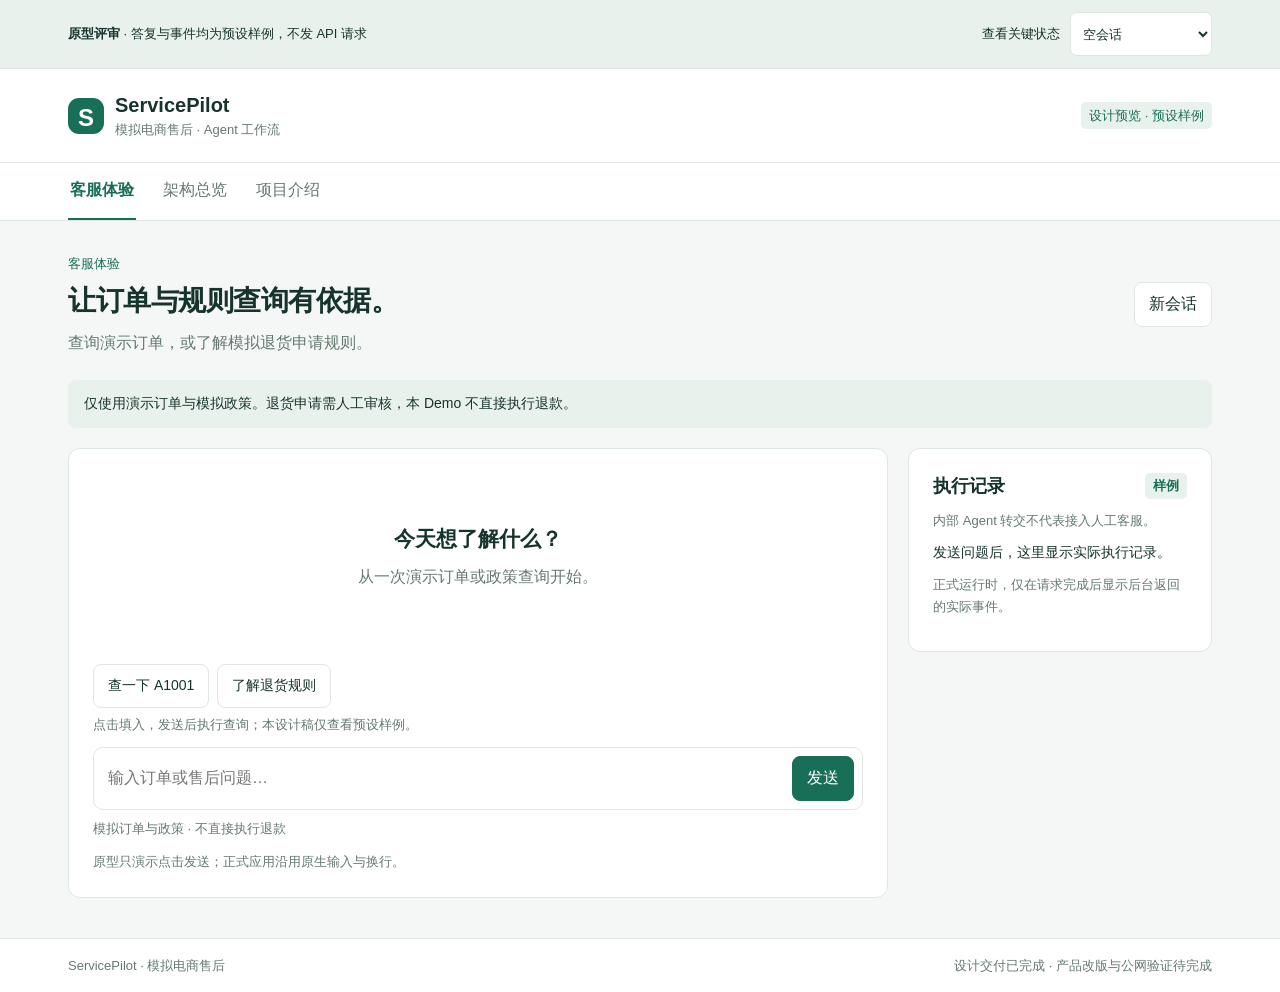
<file: ServicePilot/assets/design/light-workbench-handoff/index.html>
<!doctype html>
<html lang="zh-CN">
<head>
<meta charset="utf-8"><meta name="viewport" content="width=device-width,initial-scale=1">
<title>ServicePilot · 浅色工作台设计交接（预设样例）</title>
<style>
:root{color-scheme:light;--bg:#f5f7f6;--paper:#fff;--ink:#17332d;--muted:#65796f;--line:#dfe7e2;--soft:#e9f1ec;--green:#196e57;--user:#e7efe9}
*{box-sizing:border-box}body{margin:0;background:var(--bg);color:var(--ink);font:16px/1.65 'Microsoft YaHei','PingFang SC','Segoe UI',sans-serif}button,input,select{font:inherit;color:inherit}button,a,summary{cursor:pointer}button{min-height:44px;padding:8px 14px;border:1px solid var(--line);border-radius:8px;background:white}button:hover:not(:disabled){border-color:var(--green)}button:disabled,input:disabled{background:#edf1ee;color:var(--muted);cursor:not-allowed}button:focus-visible,a:focus-visible,input:focus-visible,select:focus-visible,summary:focus-visible{outline:2px solid var(--green);outline-offset:3px}button.primary{background:var(--green);color:white;border-color:var(--green)}button.primary:hover:not(:disabled){background:#145b48}button.primary:disabled{background:#edf1ee;color:var(--muted);border-color:var(--line)}[hidden]{display:none!important}h1,h2,h3,p{margin:0}h1{font-size:28px;line-height:1.35;font-weight:600;letter-spacing:-.5px}h2{font-size:18px;line-height:1.5;font-weight:600}p+p{margin-top:12px}a{color:var(--green);text-underline-offset:3px}.muted{color:var(--muted)}.small{font-size:14px}.note{font-size:13px;color:var(--muted)}.wrap{max-width:1200px;margin:auto;padding:0 28px}.reviewbar{background:#e9f1ec;border-bottom:1px solid var(--line);font-size:13px}.reviewbar .wrap{padding-top:12px;padding-bottom:12px;display:flex;justify-content:space-between;align-items:center;gap:16px;flex-wrap:wrap}.reviewbar label{display:flex;align-items:center;gap:10px;flex-wrap:wrap}select{max-width:100%;min-height:44px;padding:4px 8px;border:1px solid var(--line);border-radius:7px;background:white}.header{background:var(--paper);border-bottom:1px solid var(--line)}.header .wrap{padding-top:22px;padding-bottom:22px;display:flex;justify-content:space-between;align-items:center;gap:16px}.brand{display:flex;gap:11px;align-items:center;min-width:0}.brand strong{display:block;font-size:20px;line-height:1.4}.logo{display:grid;place-items:center;width:36px;height:36px;flex:none;border-radius:11px;background:var(--green);color:white;font-size:24px;font-weight:600}.badge{font-size:13px;display:inline-block;background:var(--soft);color:var(--green);padding:3px 8px;border-radius:5px}.header .badge{white-space:nowrap}.nav{background:var(--paper);border-bottom:1px solid var(--line)}.nav .wrap{display:flex;gap:25px}.nav button{background:transparent;border:0;border-bottom:2px solid transparent;border-radius:0;padding:14px 2px;min-height:56px;color:var(--muted);white-space:nowrap}.nav button[aria-selected="true"]{border-color:var(--green);color:var(--green);font-weight:600}.panel{padding-top:32px;padding-bottom:40px;min-height:560px}.intro{display:flex;justify-content:space-between;align-items:center;gap:24px;margin-bottom:24px}.eyebrow{font-size:13px;color:var(--green);margin-bottom:8px;display:block}.intro p,.information>p{margin-top:10px;color:var(--muted)}.actions{flex-shrink:0}.workspace{display:grid;grid-template-columns:minmax(0,2.7fr) minmax(280px,1fr);gap:20px;align-items:start}.card{background:var(--paper);border:1px solid var(--line);border-radius:12px;padding:24px;min-width:0}.chat{min-height:450px;display:flex;flex-direction:column;gap:24px}.empty{padding:50px 8px 36px;text-align:center}.empty h2{font-size:21px;margin-bottom:10px}.conversation{overflow-wrap:anywhere}.message{margin-bottom:24px}.user{text-align:right}.user p{display:inline-block;text-align:left;background:var(--user);padding:12px 16px;border-radius:12px 12px 3px 12px;max-width:90%}.agent{display:flex;align-items:center;gap:8px;font-size:14px;font-weight:600;margin-bottom:10px}.avatar{width:28px;height:28px;background:var(--soft);color:var(--green);border-radius:7px;display:grid;place-items:center}.facts{margin:16px 0 10px;padding:12px 14px;border:1px solid var(--line);border-radius:9px}.facts div{display:flex;gap:16px;justify-content:space-between;margin:7px 0}.facts dt{font-size:14px;color:var(--muted);flex-shrink:0;max-width:40%}.facts dd{margin:0;text-align:right;font-weight:600;overflow-wrap:anywhere}.composer{margin-top:auto}.suggestions{display:flex;gap:8px;flex-wrap:wrap;margin-bottom:6px}.suggestions button{font-size:14px}.input{display:flex;gap:8px;align-items:center;border:1px solid var(--line);border-radius:10px;padding:8px;margin:12px 0 8px;background:white}.input input{border:0;min-width:0;flex:1;min-height:44px;padding:8px 6px;background:transparent;font-size:16px}.input button{flex:none}.trace h2{display:flex;justify-content:space-between;align-items:center;gap:8px}.trace p{margin:10px 0}.trace details{margin-top:16px;border-top:1px solid var(--line);padding-top:12px}.trace summary{min-height:44px;padding:6px 0;font-size:14px}.events{list-style:none;margin:12px 0;padding:0}.events li{padding:10px 0 10px 16px;border-left:2px solid var(--line);overflow-wrap:anywhere}.events li strong{display:block;font-size:14px}.events li span{display:block;font-size:13px;color:var(--muted)}pre{font:13px/1.6 Consolas,monospace;white-space:pre-wrap;overflow-wrap:anywhere;background:var(--bg);padding:12px;border-radius:6px}.notice{padding:12px 16px;border-radius:8px;background:var(--soft);font-size:14px;margin-bottom:20px}.warning{background:#fff7e6;color:#805a16}.error{background:#fff0ee;color:#9b3029}.confirm{margin-bottom:20px}.confirm .buttons{display:flex;gap:8px;flex-wrap:wrap;margin-top:12px}.status{padding:12px;border-radius:8px;margin-bottom:14px}.status.error{margin-top:8px}.information h1{margin-bottom:12px}.information>p{max-width:920px}.about-grid{display:grid;grid-template-columns:1fr 1fr;gap:40px;margin:40px 0 50px}.about-grid h2{margin-bottom:12px}.about-grid p{overflow-wrap:anywhere}.historical{margin-top:12px;font-size:14px;color:var(--muted)}.architecture{margin-top:28px}.architecture img{width:100%;height:auto;display:block;background:white}.architecture .graph{padding:12px;background:white;border:1px solid var(--line);border-radius:12px;margin-top:12px}.architecture details{margin:16px 0}.architecture summary{min-height:44px;color:var(--green)}.zoom{max-width:100%;overflow:auto;border:1px solid var(--line);background:white}.zoom img{width:1680px;max-width:none}.arch-notes{margin:24px 0;padding-left:20px}.footer{background:white;border-top:1px solid var(--line)}.footer .wrap{padding-top:16px;padding-bottom:16px;display:flex;justify-content:space-between;gap:12px;flex-wrap:wrap;font-size:13px;color:var(--muted)}.review-note{font-size:13px;color:var(--green)}
@media(max-width:959px){.workspace{grid-template-columns:minmax(0,1fr)}.trace{padding:20px}.chat{min-height:350px}}
@media(max-width:600px){.wrap{padding-left:16px;padding-right:16px}.header .wrap{padding-top:16px;padding-bottom:16px;flex-wrap:wrap;gap:10px}.brand strong{font-size:18px}.logo{width:32px;height:32px;font-size:22px}.header .badge{font-size:12px}.nav .wrap{gap:12px}.nav button{flex:1;font-size:14px;padding:10px 0;min-height:48px}.panel{padding-top:24px;padding-bottom:24px;min-height:0}.intro{display:block;margin-bottom:20px}.intro .actions{display:flex;justify-content:flex-end;margin-top:14px}h1{font-size:24px;line-height:1.4}.card{padding:16px}.chat{gap:20px;min-height:0}.empty{padding:28px 0}.user p{max-width:100%}.input{padding:6px;gap:4px}.input button{padding:8px 10px}.input input{padding:6px 4px}.about-grid{grid-template-columns:1fr;gap:24px;margin:28px 0}.architecture .graph{padding:4px}.footer .wrap{display:block}.footer span{display:block;margin:4px 0}.reviewbar .wrap{gap:8px}.reviewbar label{width:100%}.reviewbar select{flex:1;min-width:0}.trace h2{font-size:18px}}
</style>
<link rel="stylesheet" href="about-content.css">
</head>
<body>
<div class="reviewbar"><div class="wrap"><span><strong>原型评审</strong> · 答复与事件均为预设样例，不发 API 请求</span><label for="state">查看关键状态<select id="state"><option value="empty">空会话</option><option value="order">订单成功</option><option value="faq">政策成功</option><option value="ask">缺编号追问</option><option value="loading">处理中（非流式）</option><option value="invalid">格式错误</option><option value="notfound">查无订单</option><option value="nomatch">政策未收录</option><option value="unavailable">工具不可用</option><option value="error">请求异常</option><option value="blank">空响应</option><option value="reset">新会话确认</option><option value="resetfail">新会话失败</option><option value="startup">后台未就绪</option></select></label></div></div>
<header class="header"><div class="wrap"><div class="brand"><span class="logo" aria-hidden="true">S</span><div><strong>ServicePilot</strong><div class="note">模拟电商售后 · Agent 工作流</div></div></div><span class="badge">设计预览 · 预设样例</span></div></header>
<nav class="nav" aria-label="工作台栏目"><div class="wrap" role="tablist"><button id="tab-chat" role="tab" aria-selected="true" aria-controls="chat-panel" data-tab="chat">客服体验</button><button id="tab-architecture" role="tab" aria-selected="false" aria-controls="architecture-panel" data-tab="architecture">架构总览</button><button id="tab-about" role="tab" aria-selected="false" aria-controls="about-panel" data-tab="about">项目介绍</button></div></nav>
<main class="wrap">
<section class="panel" id="chat-panel" role="tabpanel" aria-labelledby="tab-chat">
<div class="intro"><div><span class="eyebrow">客服体验</span><h1>让订单与规则查询有依据。</h1><p>查询演示订单，或了解模拟退货申请规则。</p></div><div class="actions"><button id="reset">新会话</button></div></div>
<div class="notice">仅使用演示订单与模拟政策。退货申请需人工审核，本 Demo 不直接执行退款。</div>
<div class="notice warning confirm" id="confirm" hidden><p>开始新会话后，当前聊天将从页面清除，后台上下文也会重建；已有运行记录仍保留。</p><div class="buttons"><button class="primary" id="confirm-yes">开始新会话</button><button id="confirm-no">取消</button></div></div>
<div id="notice" class="notice warning" hidden role="alert"></div>
<div class="workspace">
<section class="card chat" aria-label="聊天">
<div id="conversation" class="conversation" aria-live="polite"></div>
<div class="composer"><div class="suggestions"><button id="example-order">查一下 A1001</button><button id="example-policy">了解退货规则</button></div><p class="note">点击填入，发送后执行查询；本设计稿仅查看预设样例。</p><form id="form" class="input"><input id="input" maxlength="2000" aria-label="输入订单或售后问题" placeholder="输入订单或售后问题…"><button class="primary" id="send" type="submit">发送</button></form><p class="note">模拟订单与政策 · 不直接执行退款</p><p class="note" id="input-note">原型只演示点击发送；正式应用沿用原生输入与换行。</p></div>
</section>
<aside class="card trace" aria-label="执行记录"><h2>执行记录 <span class="badge">样例</span></h2><p class="note">内部 Agent 转交不代表接入人工客服。</p><div id="trace-summary" aria-live="polite"></div><details id="trace-details"><summary>查看本轮执行记录 · 预设样例</summary><div id="events"></div><details><summary>完整参数与结果 · 样例</summary><pre id="raw"></pre></details></details><p class="note">正式运行时，仅在请求完成后显示后台返回的实际事件。</p></aside>
</div></section>
<section class="panel information" id="architecture-panel" role="tabpanel" aria-labelledby="tab-architecture" hidden><span class="eyebrow">架构总览</span><h1>从用户提问，到有依据的回答。</h1><p>页面管理交互，会话保留上下文，Runner 串联模型与本地工具。</p><div class="architecture"><details id="arch-zoom"><summary>放大查看完整图</summary><p class="note">全图横向滚动仅发生在下方图形区域。</p><div class="zoom"><img src="../../architecture/servicepilot-system-2026-10-14.svg" alt="ServicePilot完整架构放大图：界面、会话、Runner、Agent、查询工具与模拟数据，以及模型服务、事件和边界"></div></details><a href="../../architecture/servicepilot-system-2026-10-14.svg" download>下载完整 SVG</a><div class="graph"><img src="../../architecture/servicepilot-system-2026-10-14.svg" alt="ServicePilot完整架构：界面 → 会话 → Runner → Triage/FAQ/Order → Python工具 → 模拟JSON → 工具结果 → 答复"></div><p class="note">完整图原资产，保留2026-10-14制作时的进度说明；公网接入尚待实际验证。</p></div><ul class="arch-notes"><li>模型提出交接与查询请求，Runner 执行本地工具。</li><li>订单与政策来自本地模拟 JSON，不是真实商家接口。</li><li>公开执行事件完成后展示，内部交接不等于接通真人。</li></ul></section>
<section class="panel information about-story" id="about-panel" role="tabpanel" aria-labelledby="tab-about" hidden>
  <span class="eyebrow">项目介绍</span>
  <h1>让售后助手的行为可检查。</h1>
  <p class="about-lead">把“订单到哪了、如何申请退货”两类问题，拆成可查询、可追问、可核对的流程。基于 OpenAI Agents SDK 与 DeepSeek，在 Codex 协助下完成模拟售后 Demo。</p>
  <div class="about-grid about-overview">
    <section><h2>可体验的能力</h2><p>订单与政策查询、多轮补充、角色交接、新会话和实际事件查看。</p><p class="historical">业务能力已在本机验证；当前页面仍是新版界面设计预览。</p></section>
    <section><h2>验证与边界</h2><p>固定样本开发 <strong>15/15</strong>、留出第2轮重测 <strong>10/10</strong>；首轮中断记录保留。使用模拟订单与政策，不执行真实退款。</p><p class="historical">后台冻结版本4f49d09；不作为任意问题准确率或生产效果承诺。</p></section>
  </div>

  <section class="about-block" aria-labelledby="about-scenarios">
    <div class="about-block-heading"><span class="about-index">01 / 场景</span><h2 id="about-scenarios">从三个具体问题开始。</h2></div>
    <div class="about-scenarios">
      <article class="about-scenario"><span class="about-scenario-type">查询订单</span><h3>“我的订单 A1001 到哪了？”</h3><p>查询本次模拟记录，回答商品、状态和已有物流字段；没有到货时间就明确说明。</p></article>
      <article class="about-scenario"><span class="about-scenario-type">咨询政策</span><h3>“签收后几天可以申请退货？”</h3><p>查政策后标明RET-001：7天内可提出申请，是否通过需人工审核。</p></article>
      <article class="about-scenario"><span class="about-scenario-type">多轮补充</span><h3>“帮我查订单。” → “A1002”</h3><p>缺编号先追问，补充后在同一会话继续查询，避免猜订单或丢失前文。</p></article>
    </div>
  </section>

  <section class="about-block" aria-labelledby="about-evidence">
    <div class="about-block-heading"><span class="about-index">02 / 实际运行</span><h2 id="about-evidence">看到回答，也能核对它的来源。</h2><p>以下是2026-10-14本机真实运行的历史截图；保留旧版界面，用于说明已有业务链路。本设计稿的交互仍为预设样例。</p></div>
    <div class="about-evidence-grid">
      <figure class="about-evidence"><a href="../../../artifacts/delivery/screenshots/02-a1001-result.jpg" target="_blank" rel="noopener" aria-label="放大真实订单查询截图"><img src="../../../artifacts/delivery/screenshots/02-a1001-result.jpg" width="919" height="956" loading="lazy" alt="本机真实运行：Triage转交Order，query_order查询A1001，答复蓝牙耳机已发货并展示模拟物流。"></a><figcaption><strong>订单查询：事实来自工具</strong><p>A1001 → query_order → 蓝牙耳机、已发货、模拟运单。未知的到货时间没有补造。</p><span>历史本机运行截图 · 点击查看大图</span></figcaption></figure>
      <figure class="about-evidence"><a href="../../../artifacts/delivery/screenshots/04-policy-to-order.jpg" target="_blank" rel="noopener" aria-label="放大政策转订单真实截图"><img src="../../../artifacts/delivery/screenshots/04-policy-to-order.jpg" width="919" height="956" loading="lazy" alt="本机真实运行：先咨询退货规则，再查A1001；FAQ经过Triage交给Order，并实际调用query_order。"></a><figcaption><strong>话题切换：同一会话接着处理</strong><p>先问退货，再查订单。FAQ → Triage → Order，切换职责后继续使用相应查询工具。</p><span>历史本机运行截图 · 点击查看大图</span></figcaption></figure>
    </div>
  </section>

  <section class="about-block" aria-labelledby="about-process">
    <div class="about-block-heading"><span class="about-index">03 / 工作方式</span><h2 id="about-process">模型、执行器、工具，各司其职。</h2></div>
    <ol class="about-process">
      <li><span>01</span><strong>理解与分流</strong><p>Triage识别任务；订单与政策专员按职责接手。</p></li>
      <li><span>02</span><strong>执行实际动作</strong><p>Runner执行handoff或Python工具，模型提出动作。</p></li>
      <li><span>03</span><strong>查询业务事实</strong><p>工具读取本地JSON，返回本次事实和结果状态。</p></li>
      <li><span>04</span><strong>依据结果回答</strong><p>模型组织答复，页面展示实际事件，等待下一题。</p></li>
    </ol>
    <a class="about-inline-link" href="../../architecture/servicepilot-system-2026-10-14.html" target="_blank" rel="noopener">查看完整项目架构图 →</a>
  </section>

  <section class="about-block" aria-labelledby="about-validation">
    <div class="about-block-heading"><span class="about-index">04 / 验证与改进</span><h2 id="about-validation">用案例检查行为，保留失败与修复。</h2></div>
    <div class="about-validation">
      <div><span>最终开发集</span><strong>15<span>/15</span></strong><p>同一冻结后台版本的最终开发轮。</p></div>
      <div><span>留出重测</span><strong>10<span>/10</span></strong><p>首轮保存中断后，完整第2轮重测。</p></div>
      <div><span>本机页面关键复查</span><strong>5<span>/5</span></strong><p>订单、政策转订单、多轮、重置、查无记录。</p></div>
    </div>
    <p class="historical">后台结果对应4f49d09；页面关键复查来自此前交付记录，版本单独归档。固定样本划分公开可见，不是首次外部盲评，也不代表新版UI或云端已验收。</p>
    <div class="about-lessons">
      <details><summary>只说“转接”并不代表真正交接</summary><p>项目中曾出现模型只口头表示转接、没有完成期望工具动作的情况。调整Triage工具选择配置后，复查真实handoff和最终答复，避免只看文字判断成功。</p></details>
      <details><summary>证据保存失败，也需要作为真实失败处理</summary><p>留出首轮因Windows文件保存异常中断。保留首轮记录，增加有界磁盘重试；修复后回归并完整重测，不把重测包装成首次通过。</p></details>
    </div>
  </section>

  <section class="about-block" aria-labelledby="about-journey">
    <div class="about-block-heading"><span class="about-index">05 / 项目过程</span><h2 id="about-journey">从可运行示例，推进到可展示作品。</h2></div>
    <ol class="about-journey"><li><time>10.11</time><strong>运行与理解</strong><p>接入DeepSeek，运行航空客服基线，理解Agent、工具与交接。</p></li><li><time>10.13</time><strong>售后业务改造</strong><p>加入模拟订单、政策工具、多轮补充与边界案例。</p></li><li><time>10.14</time><strong>验证与展示准备</strong><p>完成后台评测和已有本机页面复查，准备架构图及新版界面设计。</p></li></ol>
    <div class="about-contribution"><section><h3>本人参与</h3><p>需求审阅，模拟规则、功能范围与验收目标确认，本机运行配合和结果审阅。</p></section><section><h3>实现与协作</h3><p>Codex协助代码、排错、验证与文档；OpenAI Agents SDK提供执行机制，DeepSeek提供模型服务。</p></section></div>
    <div class="about-boundary"><strong>当前状态</strong><p>本机业务可运行；新版工作台待接入真实后台，公网访问与录屏待完成。没有真实退款、工单、真人接入或真实商家接口。个人独立实现与掌握程度按实际经历说明。</p></div>
  </section>
</section>
</main>
<footer class="footer"><div class="wrap"><span>ServicePilot · 模拟电商售后</span><span>设计交付已完成 · 产品改版与公网验证待完成</span></div></footer>
<script>
(() => {
const $=id=>document.getElementById(id);let state='empty';let previous='order';
const esc=s=>String(s).replace(/[&<>"']/g,c=>({'&':'&amp;','<':'&lt;','>':'&gt;','"':'&quot;',"'":'&#39;'}[c]));
const result=(tool,status,extra={})=>({type:'tool_result',tool,result:{status,...extra}});
const call=(tool,args)=>({type:'tool_call',tool,arguments:args});
const handoff=target=>({type:'handoff',source_agent:'Triage Agent',target_agent:target});
const mockOrder={order_id:'A1001',product:'蓝牙耳机',status:'已发货',carrier:'模拟物流',tracking_number:'MOCK1001'};
const states={
empty:{empty:true,summary:'发送问题后，这里显示实际执行记录。'},
order:{question:'我的订单 A1001 到哪了？',answer:'模拟订单 A1001（蓝牙耳机）已发货，承运商为模拟物流，运单号 MOCK1001。',facts:[['订单号','A1001'],['商品','蓝牙耳机'],['订单状态','已发货'],['承运商','模拟物流'],['模拟运单','MOCK1001']],note:'承运商与运单号为演示值；没有预计送达时间。',events:[handoff('Order Agent'),call('query_order',{order_id:'A1001'}),result('query_order','ok',{order:mockOrder})],summary:'查询成功 · A1001 · 已发货'},
faq:{question:'签收后几天内可以申请退货？',answer:'模拟政策 RET-001：签收后7天内可提出退货申请，是否通过需要人工审核。',note:'不保证获批，不承诺运费和退款到账时间。',events:[handoff('FAQ Agent'),call('lookup_faq',{query:'退货申请规则'}),result('lookup_faq','ok',{policy:{policy_id:'RET-001',content:'签收后7天内可提出退货申请，是否通过需人工审核。'}})],summary:'查询成功 · RET-001 · 模拟退货规则'},
ask:{question:'帮我查一下订单',answer:'请提供订单号，例如 A1001。',events:[handoff('Order Agent')],summary:'等待补充订单号 · 样例未调用查询工具'},
loading:{question:'我的订单 A1001 到哪了？',busy:true,answer:'正在处理，完成后展示答复和实际事件…',summary:'处理中，完成后展示实际事件。'},
invalid:{question:'查一下订单 ABC',answer:'订单号应为 A 加四位数字，例如 A1001。请核对后再发送。',events:[],summary:'预设追问样例 · 未提供工具事件'},
notfound:{question:'查一下 A9999',answer:'未找到模拟订单 A9999，请核对订单号。',events:[call('query_order',{order_id:'A9999'}),result('query_order','not_found')],summary:'未找到订单 · not_found'},
nomatch:{question:'退货运费是多少？',answer:'模拟政策中未找到运费说明，建议联系人工确认。',events:[call('lookup_faq',{query:'退货运费'}),result('lookup_faq','no_match')],summary:'政策未收录 · no_match'},
unavailable:{question:'查一下 A1001',answer:'当前无法查询订单，请稍后重试，或联系人工。',tone:'warning',events:[call('query_order',{order_id:'A1001'}),result('query_order','unavailable')],summary:'工具暂不可用 · unavailable'},
error:{question:'查一下 A1001',answer:'本次未能取得回复，请稍后重试。',tone:'error',retry:true,events:[],summary:'请求异常 · 本次未提供执行事件'},
blank:{question:'查一下 A1001',answer:'未收到可展示的回复，请重试。',tone:'error',retry:true,events:[],summary:'空响应 · 请求未完成'},
startup:{empty:true,locked:true,summary:'客服暂不可用，尚无实际执行记录。',notice:'客服暂不可用，请稍后再试。架构总览和项目介绍仍可浏览。'}
};
function switchTab(name){document.querySelectorAll('[data-tab]').forEach(b=>b.setAttribute('aria-selected',b.dataset.tab===name?'true':'false'));['chat','architecture','about'].forEach(n=>$(n+'-panel').hidden=n!==name);}
function render(next){state=next;$('state').value=next;const d=next==='reset'?(states[previous]||states.order):states[next]||states.order;const locked=Boolean(d.busy||d.locked);['input','send','reset','example-order','example-policy'].forEach(n=>$(n).disabled=locked);$('confirm').hidden=next!=='reset';$('notice').hidden=!(next==='resetfail'||d.notice);$('notice').textContent=next==='resetfail'?'新会话未能创建，请重试。当前聊天与执行记录仍保留。':d.notice||'';$('input-note').textContent=d.busy?'处理中暂停输入和新会话；当前非流式，无需重复发送。':'原型只演示点击发送；正式应用沿用原生输入与换行。';
if(d.empty){$('conversation').innerHTML='<div class="empty"><h2>今天想了解什么？</h2><p class="muted">从一次演示订单或政策查询开始。</p></div>';}else{$('conversation').innerHTML='<div class="message user"><p>'+esc(d.question)+'</p></div><article class="message"><div class="agent"><span class="avatar" aria-hidden="true">S</span>售后助手 <span class="badge">预设样例</span></div><p class="'+(d.tone?'status '+d.tone:'')+'">'+esc(d.answer)+'</p>'+(d.facts?'<dl class="facts">'+d.facts.map(([k,v])=>'<div><dt>'+esc(k)+'</dt><dd>'+esc(v)+'</dd></div>').join('')+'</dl>':'')+(d.note?'<p class="note">'+esc(d.note)+'</p>':'')+(d.retry?'<button id="retry" type="button">重试此问题 · 样例</button><p class="note">正式应用产生新请求并保留失败记录。</p>':'')+'</article>';if(d.retry)$('retry').onclick=()=>{render('loading');};}
$('trace-summary').innerHTML='<p class="'+(d.tone?'notice '+d.tone:'small')+'">'+esc(d.summary)+'</p>';$('trace-details').hidden=Boolean(d.empty||d.busy);$('trace-details').open=false;const ev=d.events||[];$('events').innerHTML=ev.length?'<ol class="events">'+ev.map(e=>{if(e.type==='handoff')return '<li><strong>内部转交 · 预设样例</strong><span>'+esc(e.source_agent)+' → '+esc(e.target_agent)+'</span></li>';if(e.type==='tool_call')return '<li><strong>'+esc(e.tool)+' · 样例调用</strong><span>'+esc(JSON.stringify(e.arguments))+'</span></li>';return '<li><strong>'+esc(e.result.status)+' · 样例结果</strong><span>'+esc(e.tool)+'</span></li>';}).join('')+'</ol>':'<p class="note">本样例未提供执行事件，不补造查询过程。</p>';$('raw').textContent=JSON.stringify(ev,null,2);if(next==='empty')$('input').value='';}
$('state').onchange=()=>{const next=$('state').value;if(next==='reset')previous=['loading','startup','empty','reset'].includes(state)?'order':state;switchTab('chat');render(next);};document.querySelectorAll('[data-tab]').forEach(b=>{b.onclick=()=>switchTab(b.dataset.tab);b.onkeydown=e=>{const names=['chat','architecture','about'];let i=names.indexOf(b.dataset.tab);if(e.key==='ArrowRight')i=(i+1)%3;else if(e.key==='ArrowLeft')i=(i+2)%3;else if(e.key==='Home')i=0;else if(e.key==='End')i=2;else return;e.preventDefault();switchTab(names[i]);$('tab-'+names[i]).focus();};});$('example-order').onclick=()=>{$('input').value='我的订单 A1001 到哪了？';$('input').focus();};$('example-policy').onclick=()=>{$('input').value='签收后几天内可以申请退货？';$('input').focus();};$('reset').onclick=()=>{if(state==='empty'){render('empty');return;}previous=state;render('reset');};$('confirm-no').onclick=()=>render(previous);$('confirm-yes').onclick=()=>render('empty');$('form').onsubmit=e=>{e.preventDefault();const q=$('input').value.trim();if(!q){$('notice').textContent='请输入问题';$('notice').hidden=false;return;}const next=/A9999/i.test(q)?'notfound':/运费/.test(q)?'nomatch':/退货|政策/.test(q)?'faq':/ABC/.test(q)?'invalid':/A1001/i.test(q)?'order':'ask';render(next);$('input').value='';};render('empty');
const initialTab=window.location.hash.slice(1);if(['chat','architecture','about'].includes(initialTab))switchTab(initialTab);
})();
</script>
</body></html>
</file>
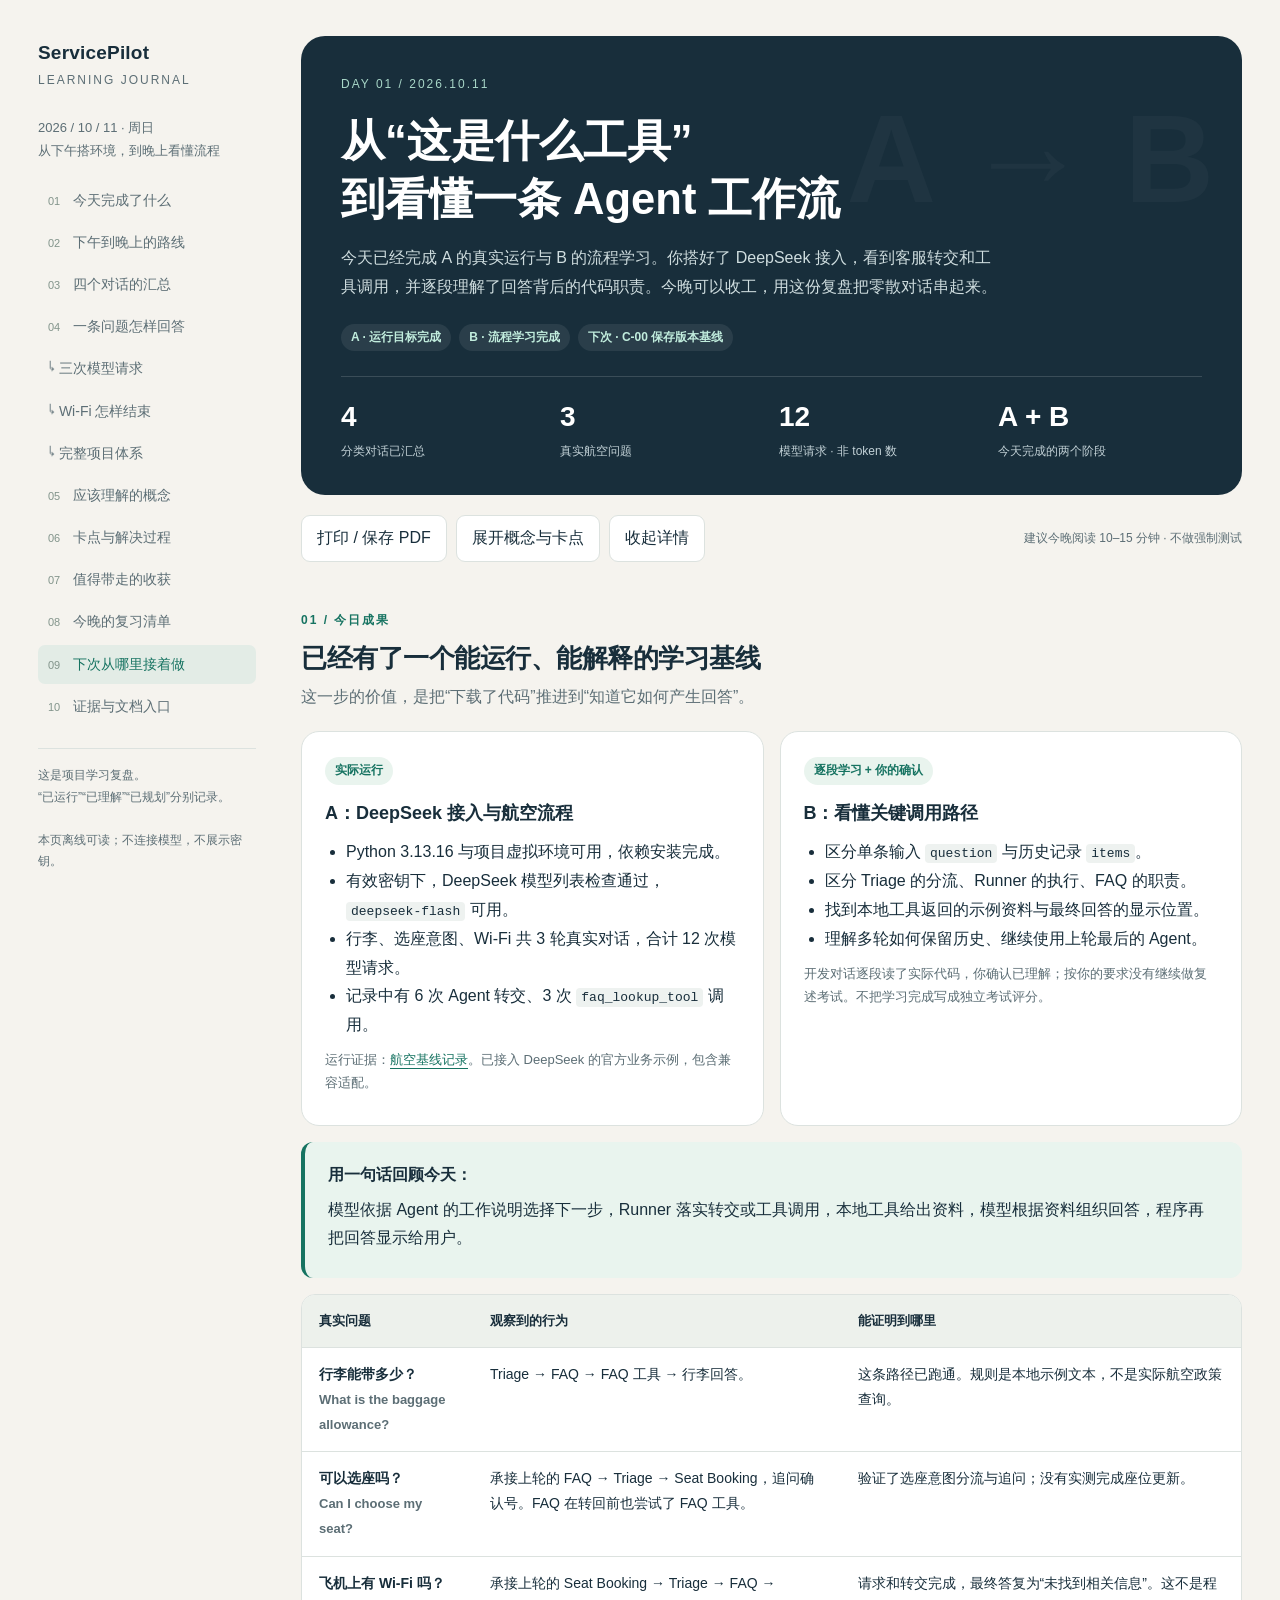
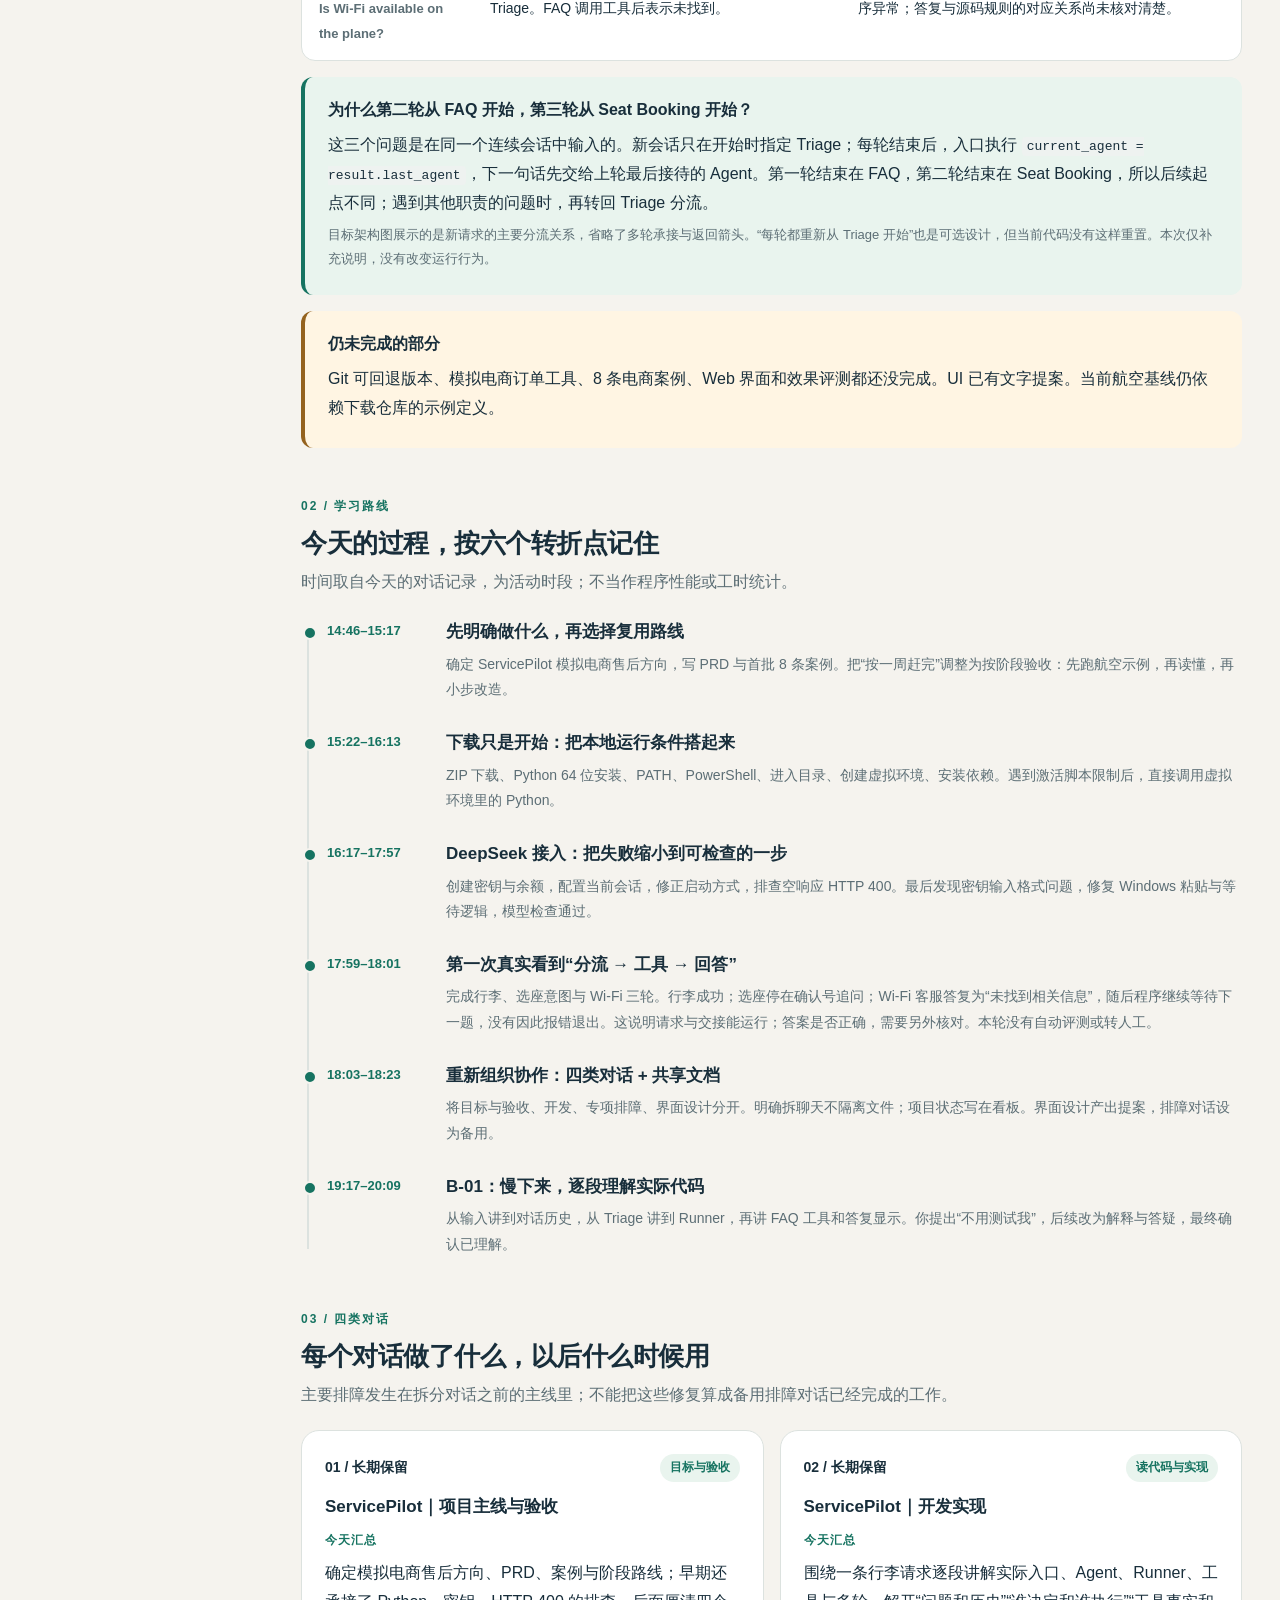
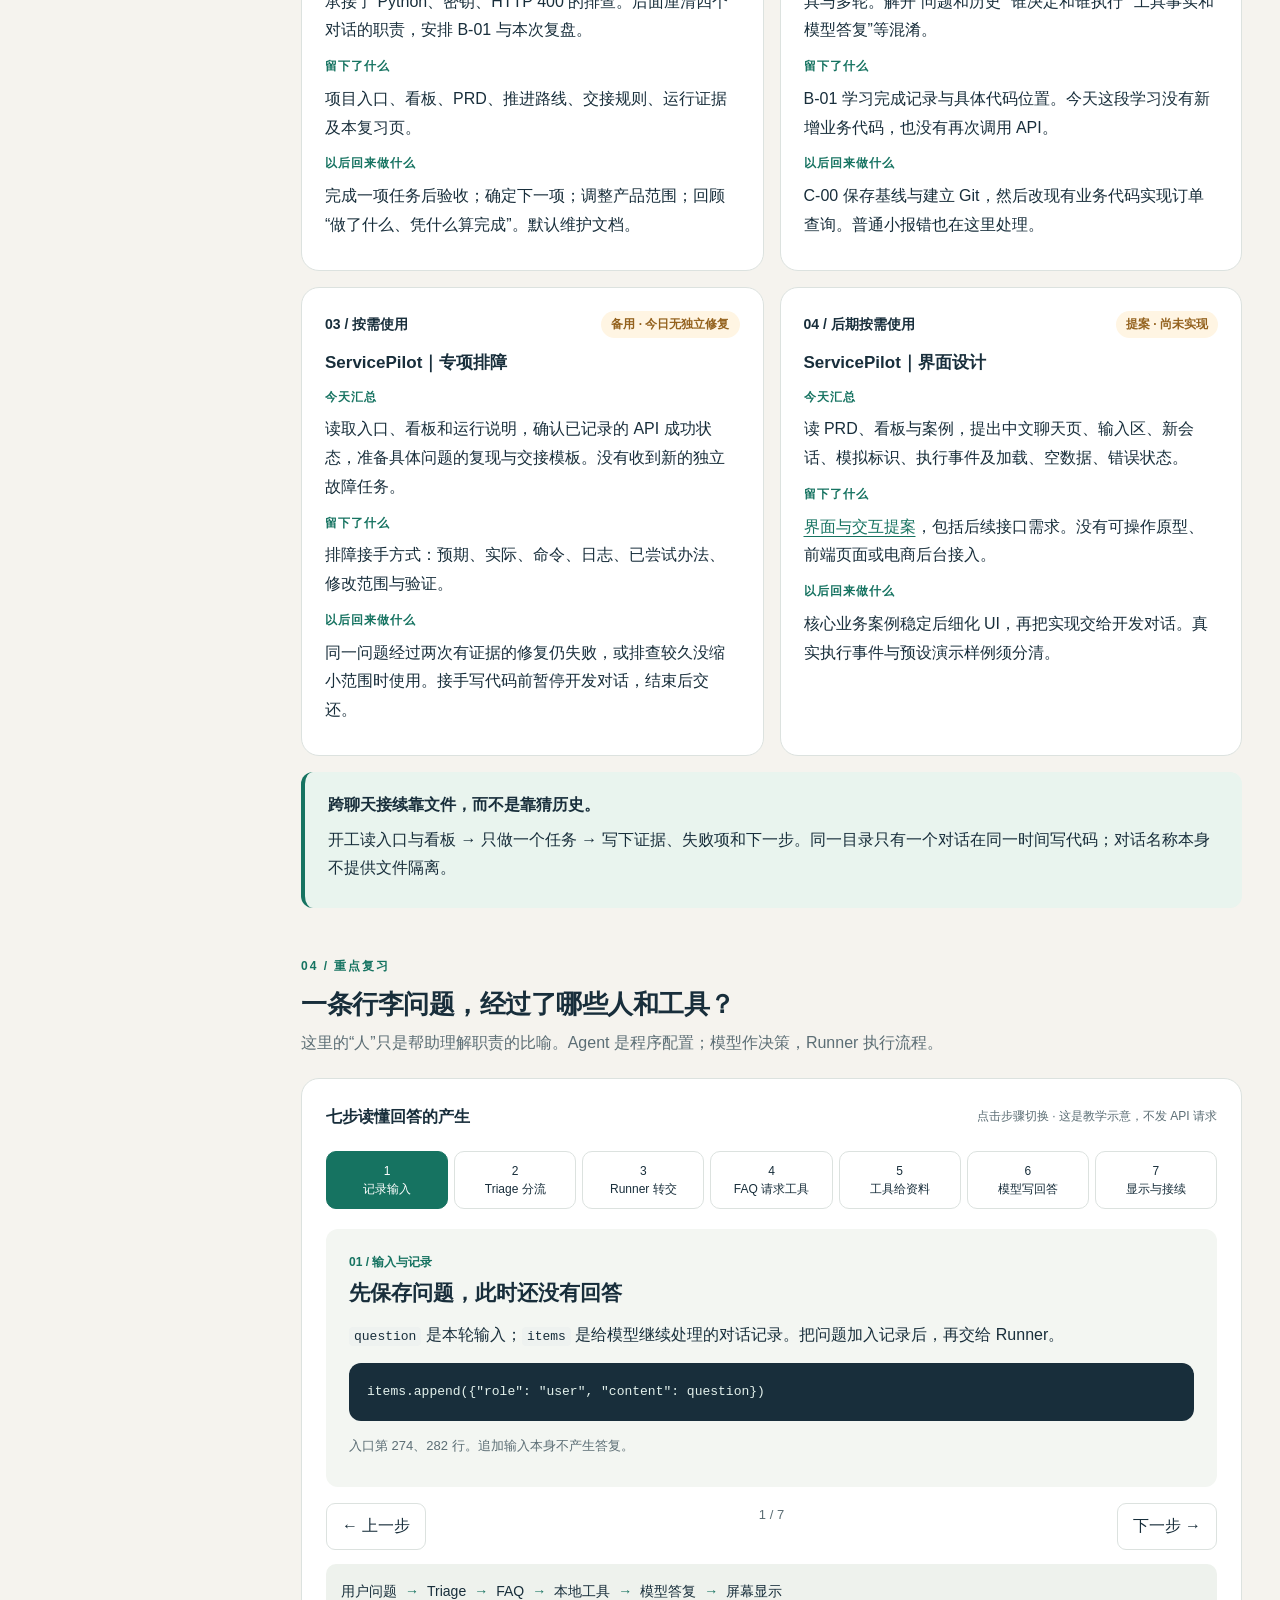
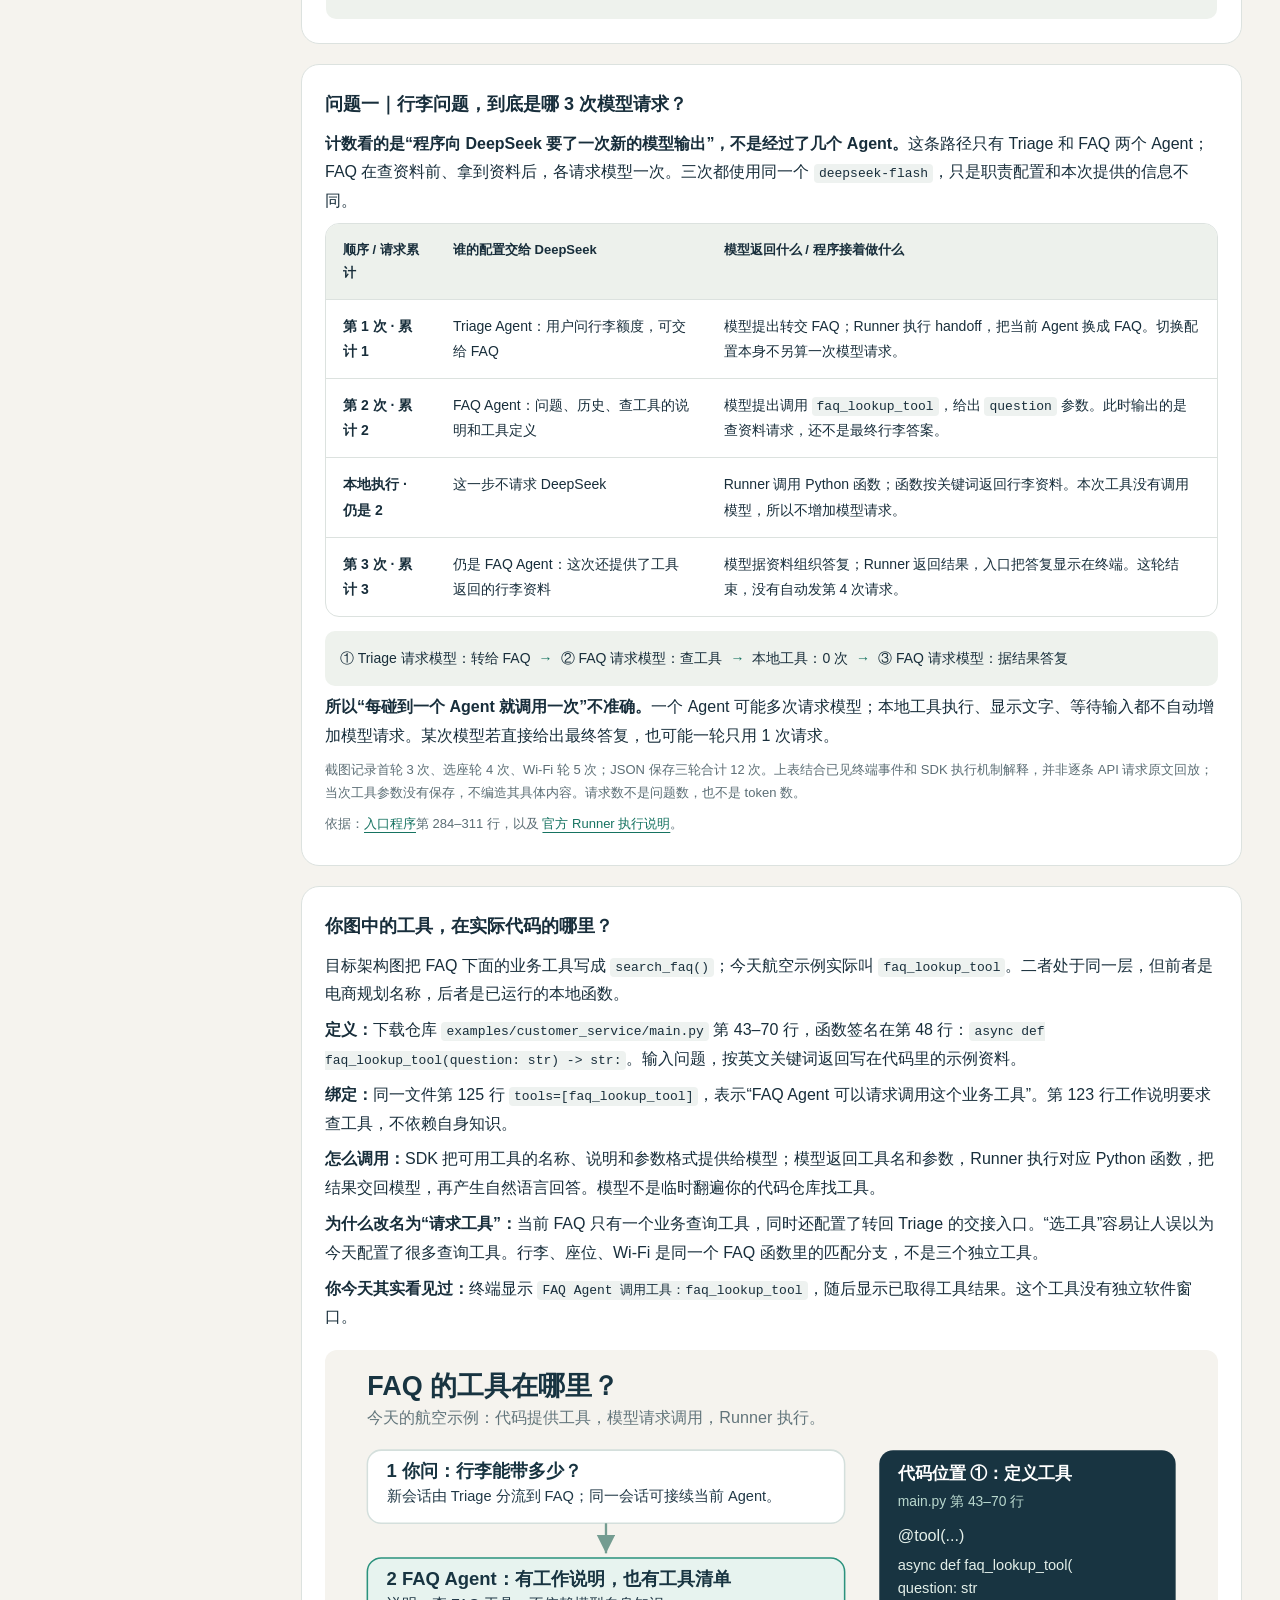
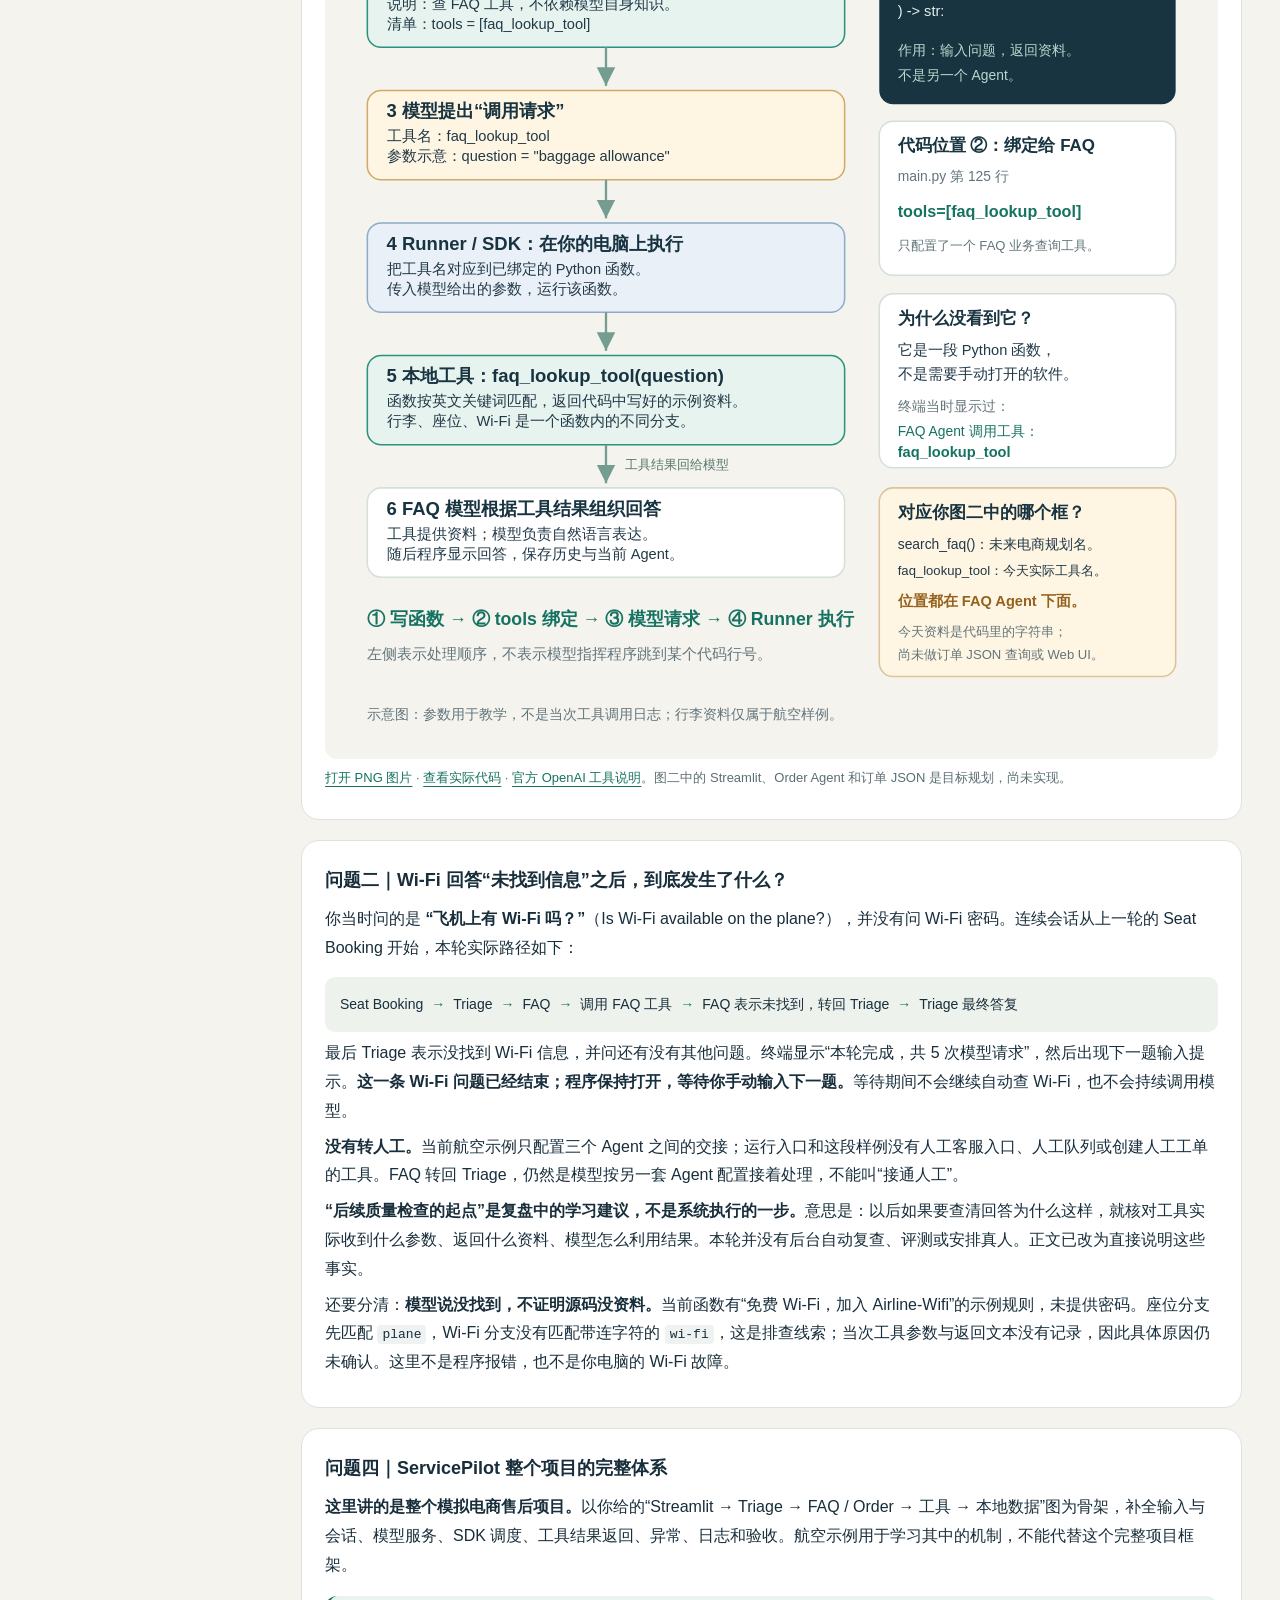
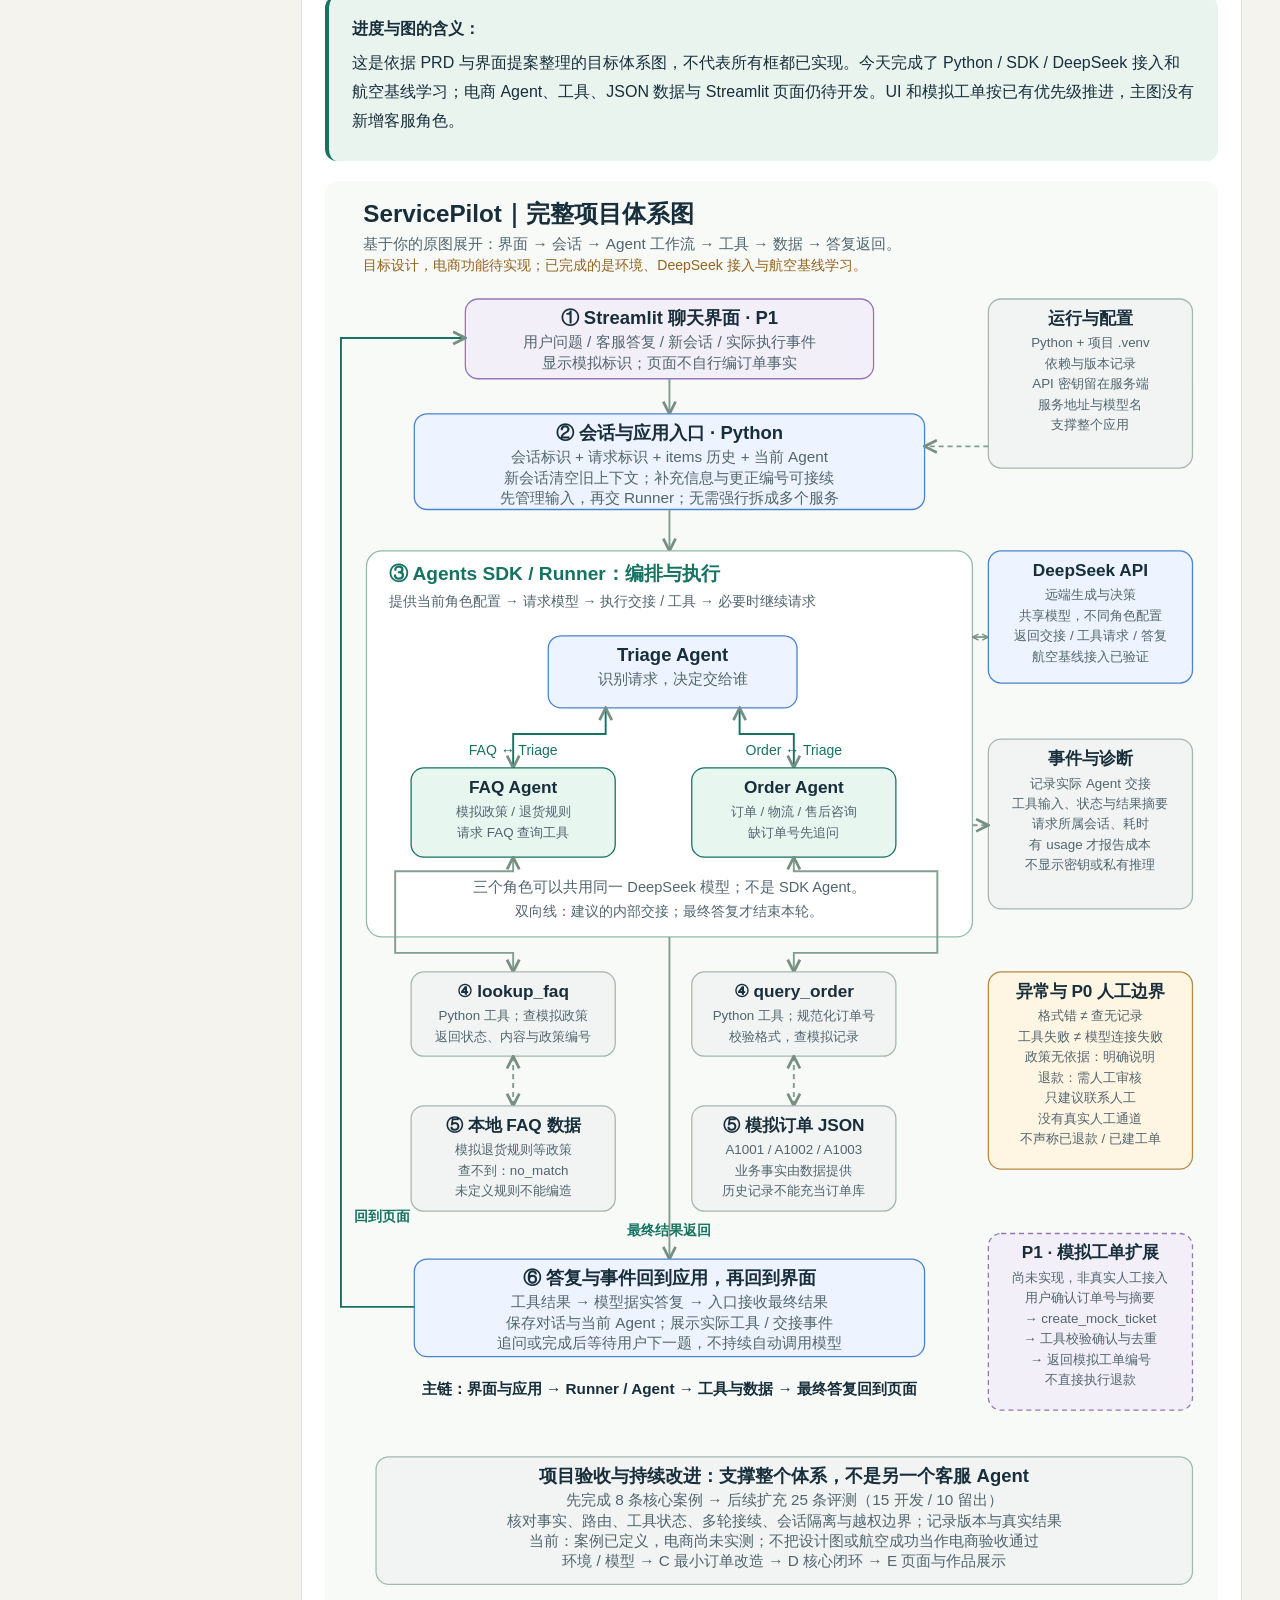
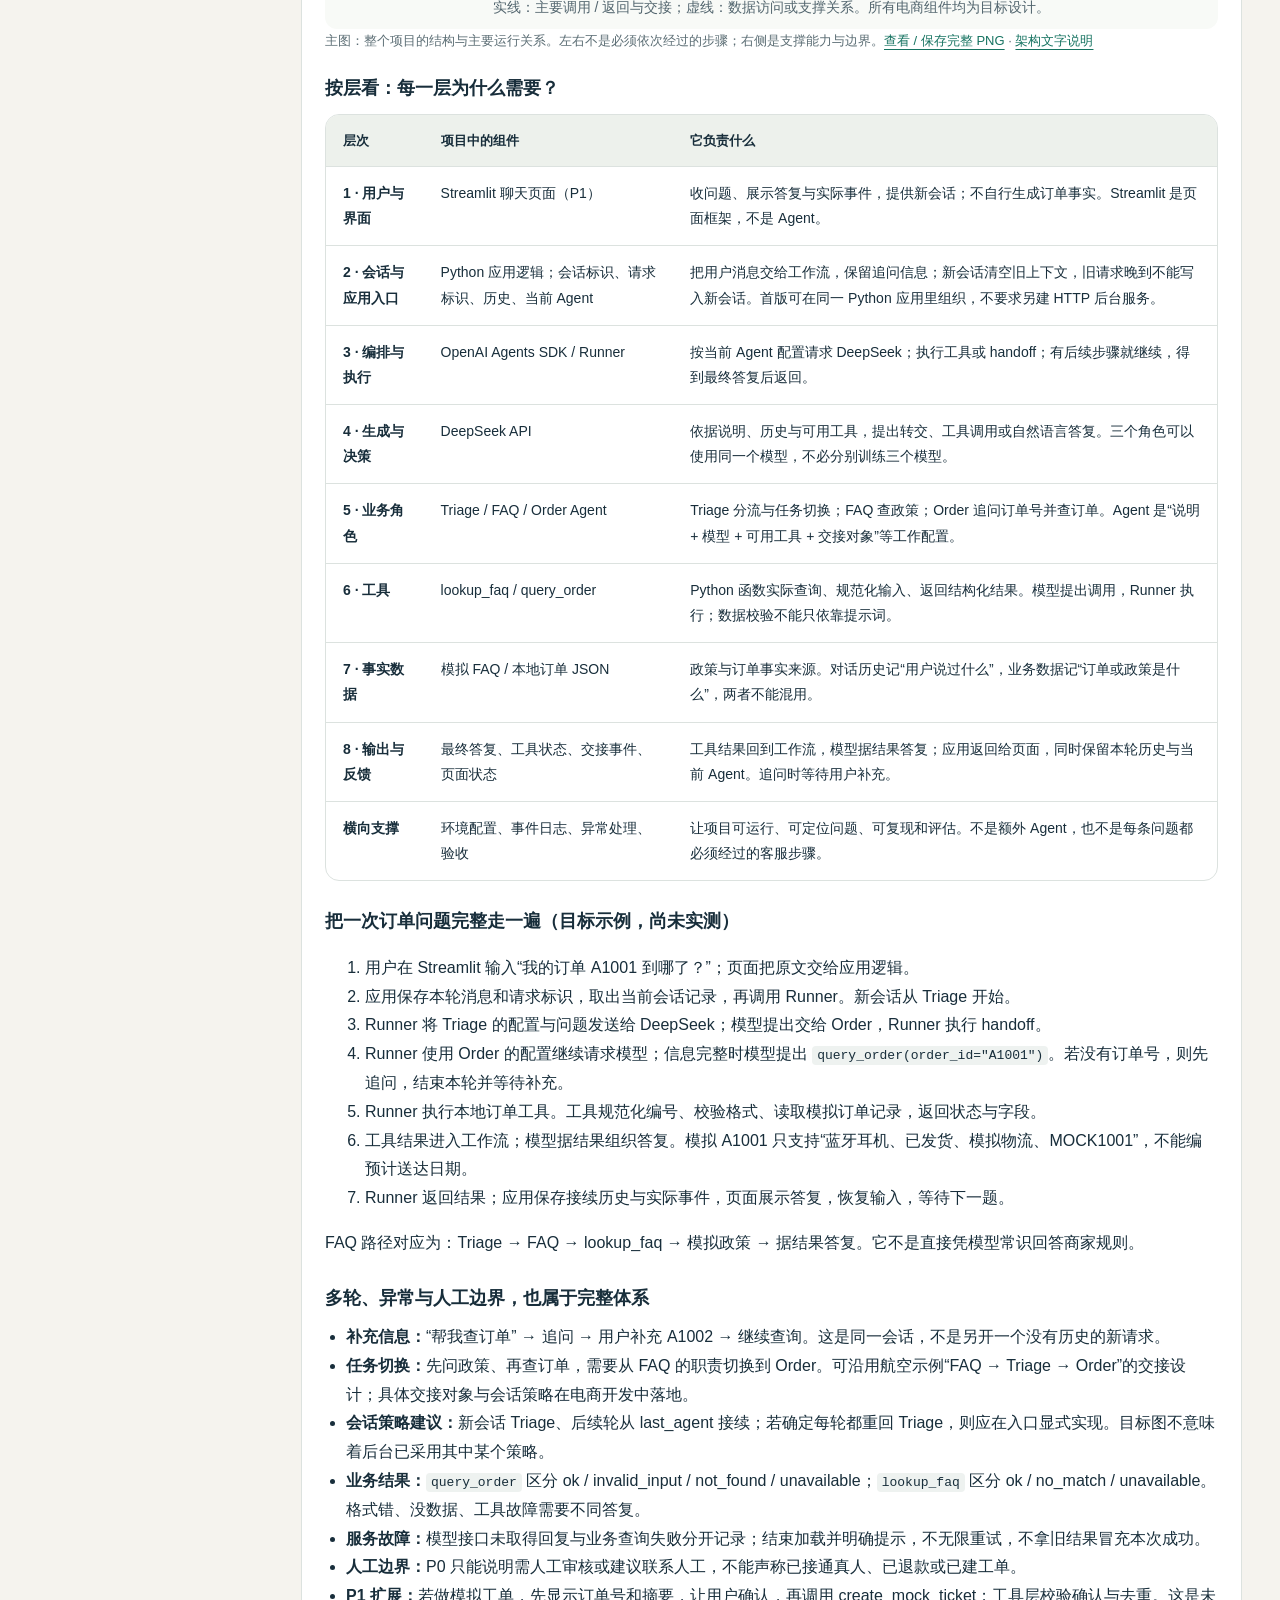
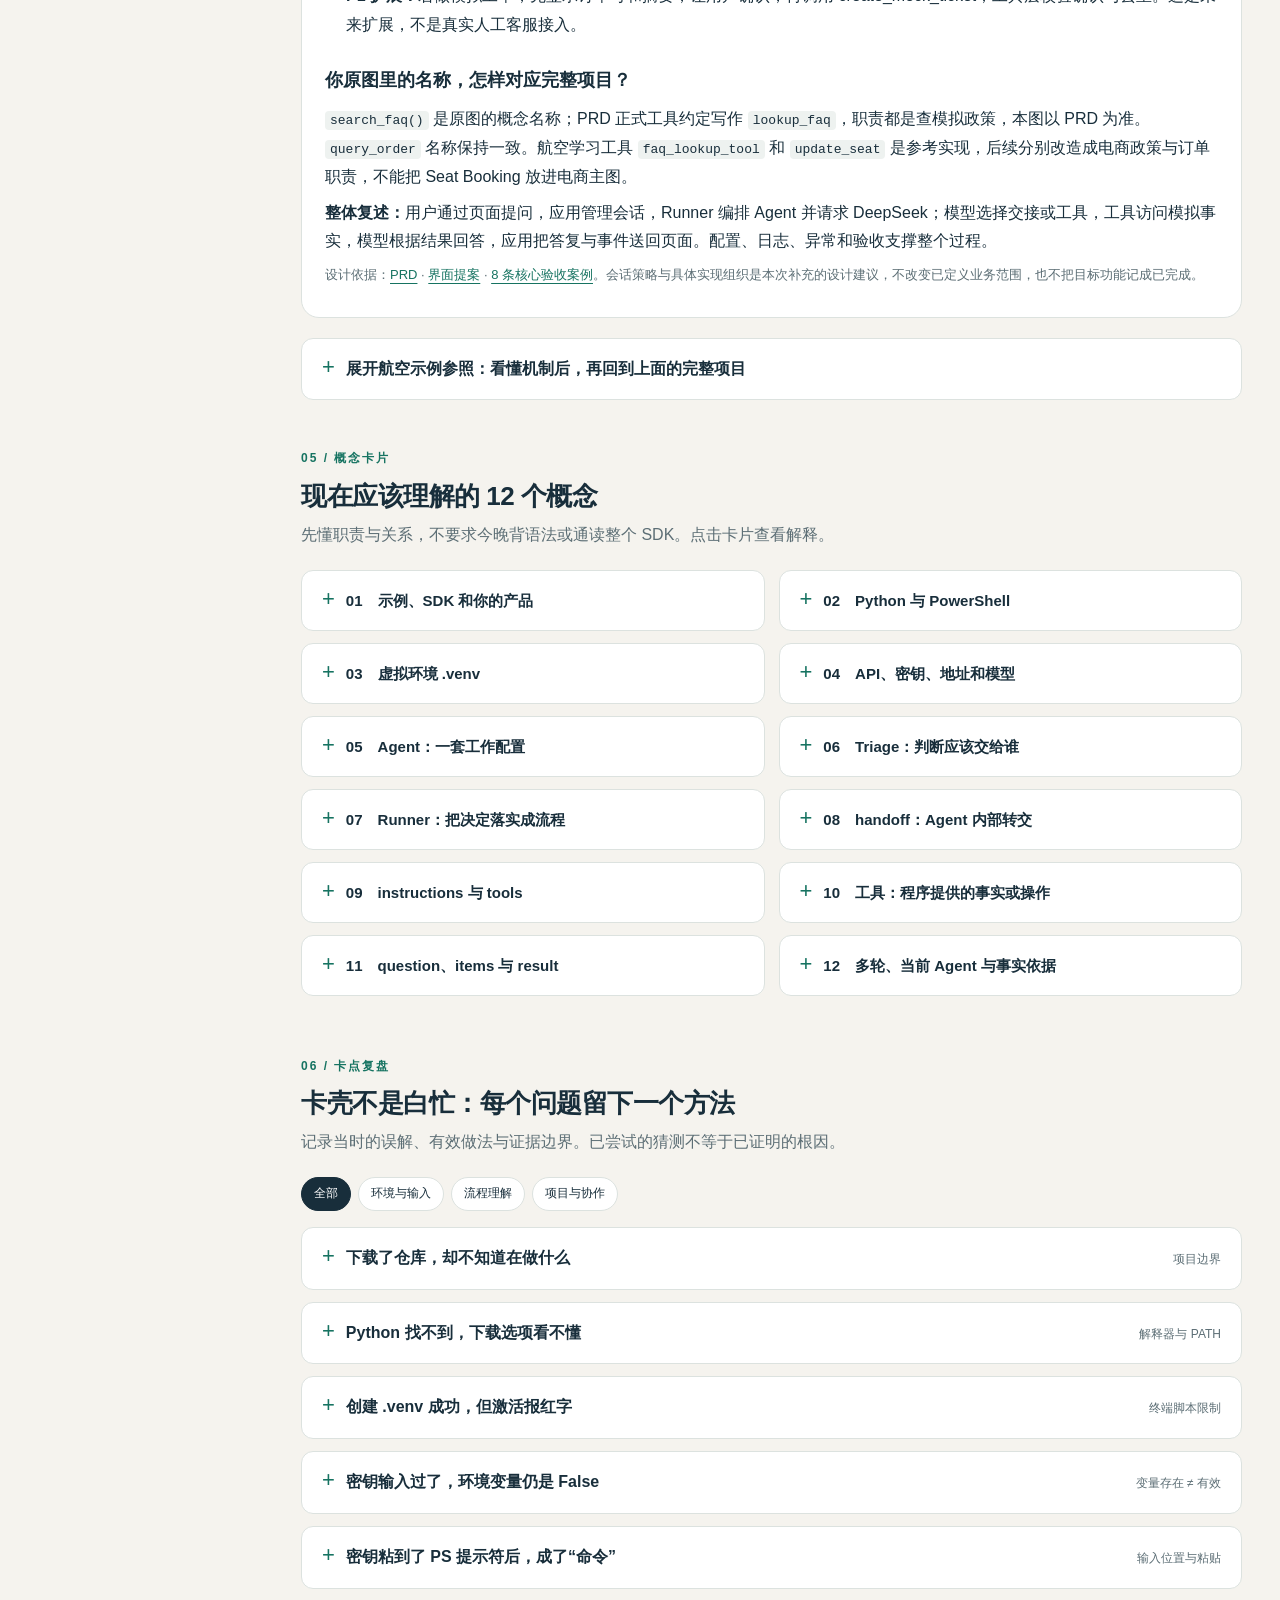
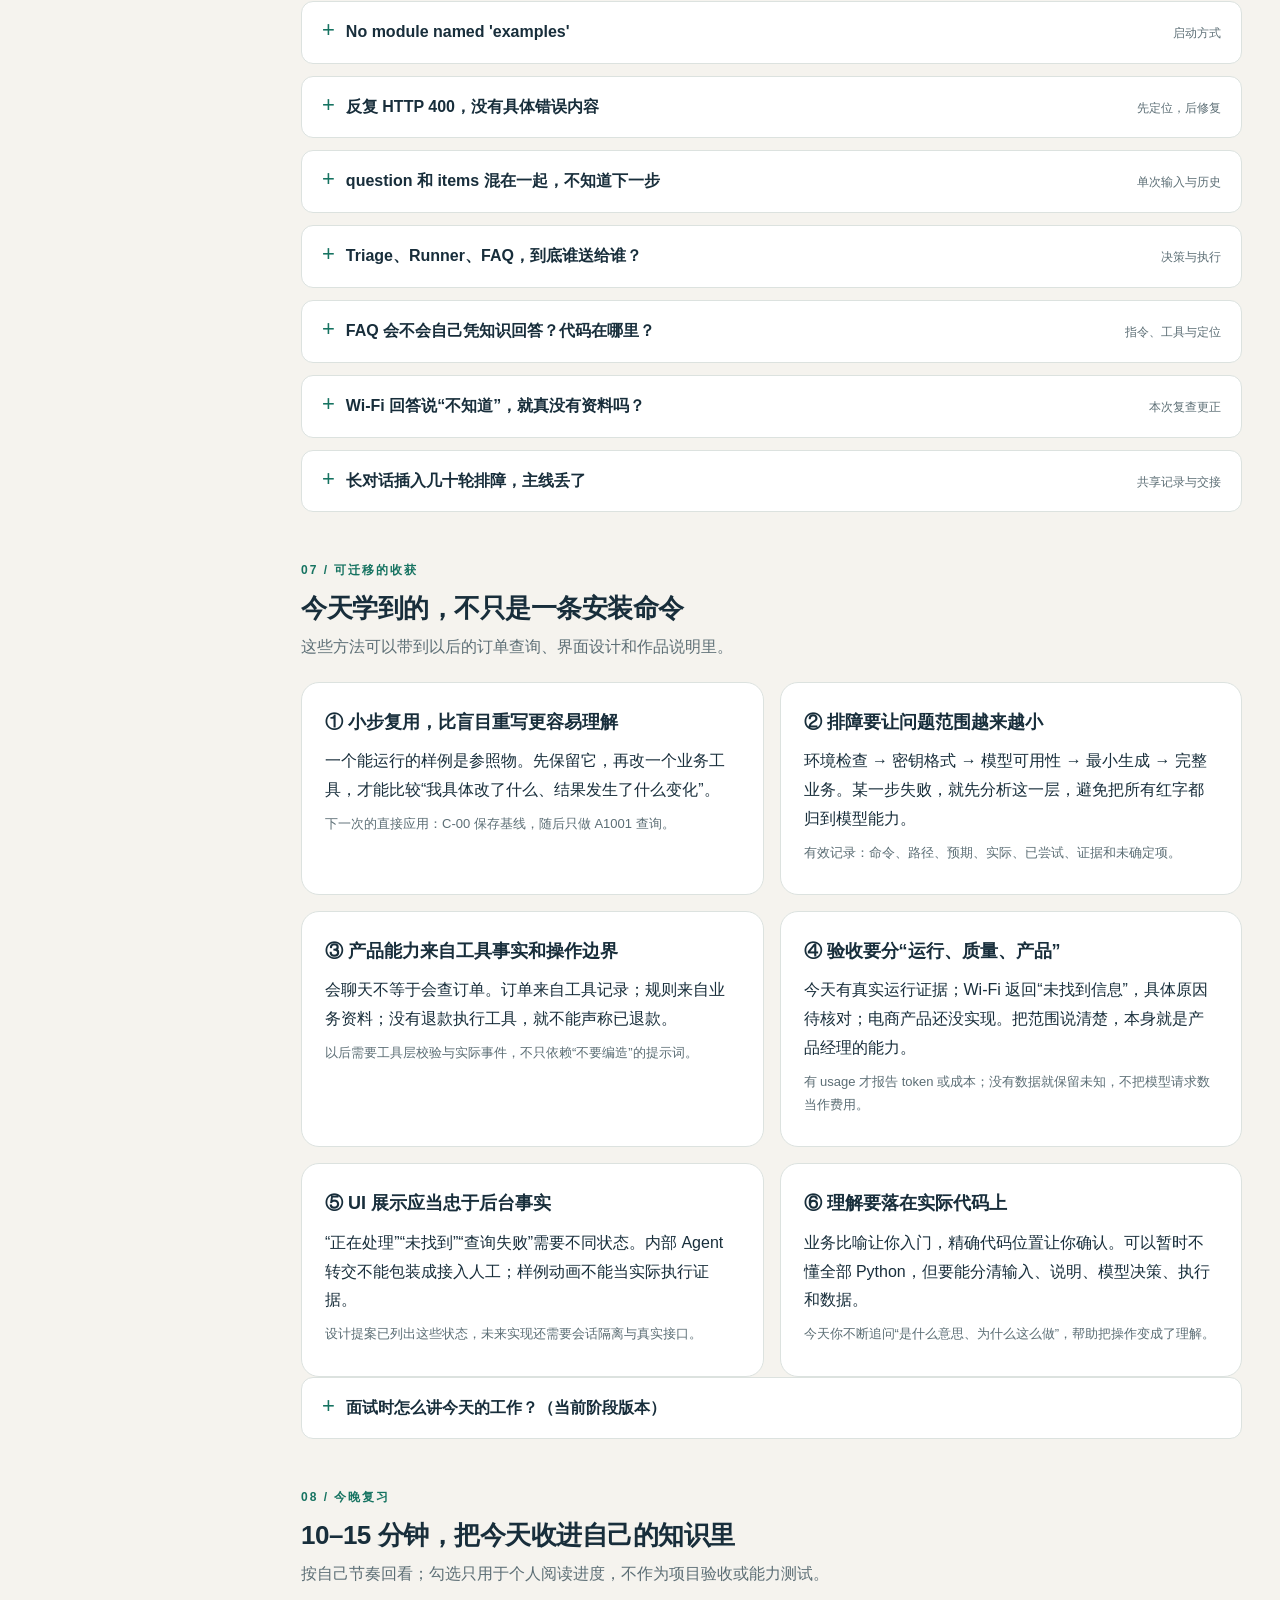
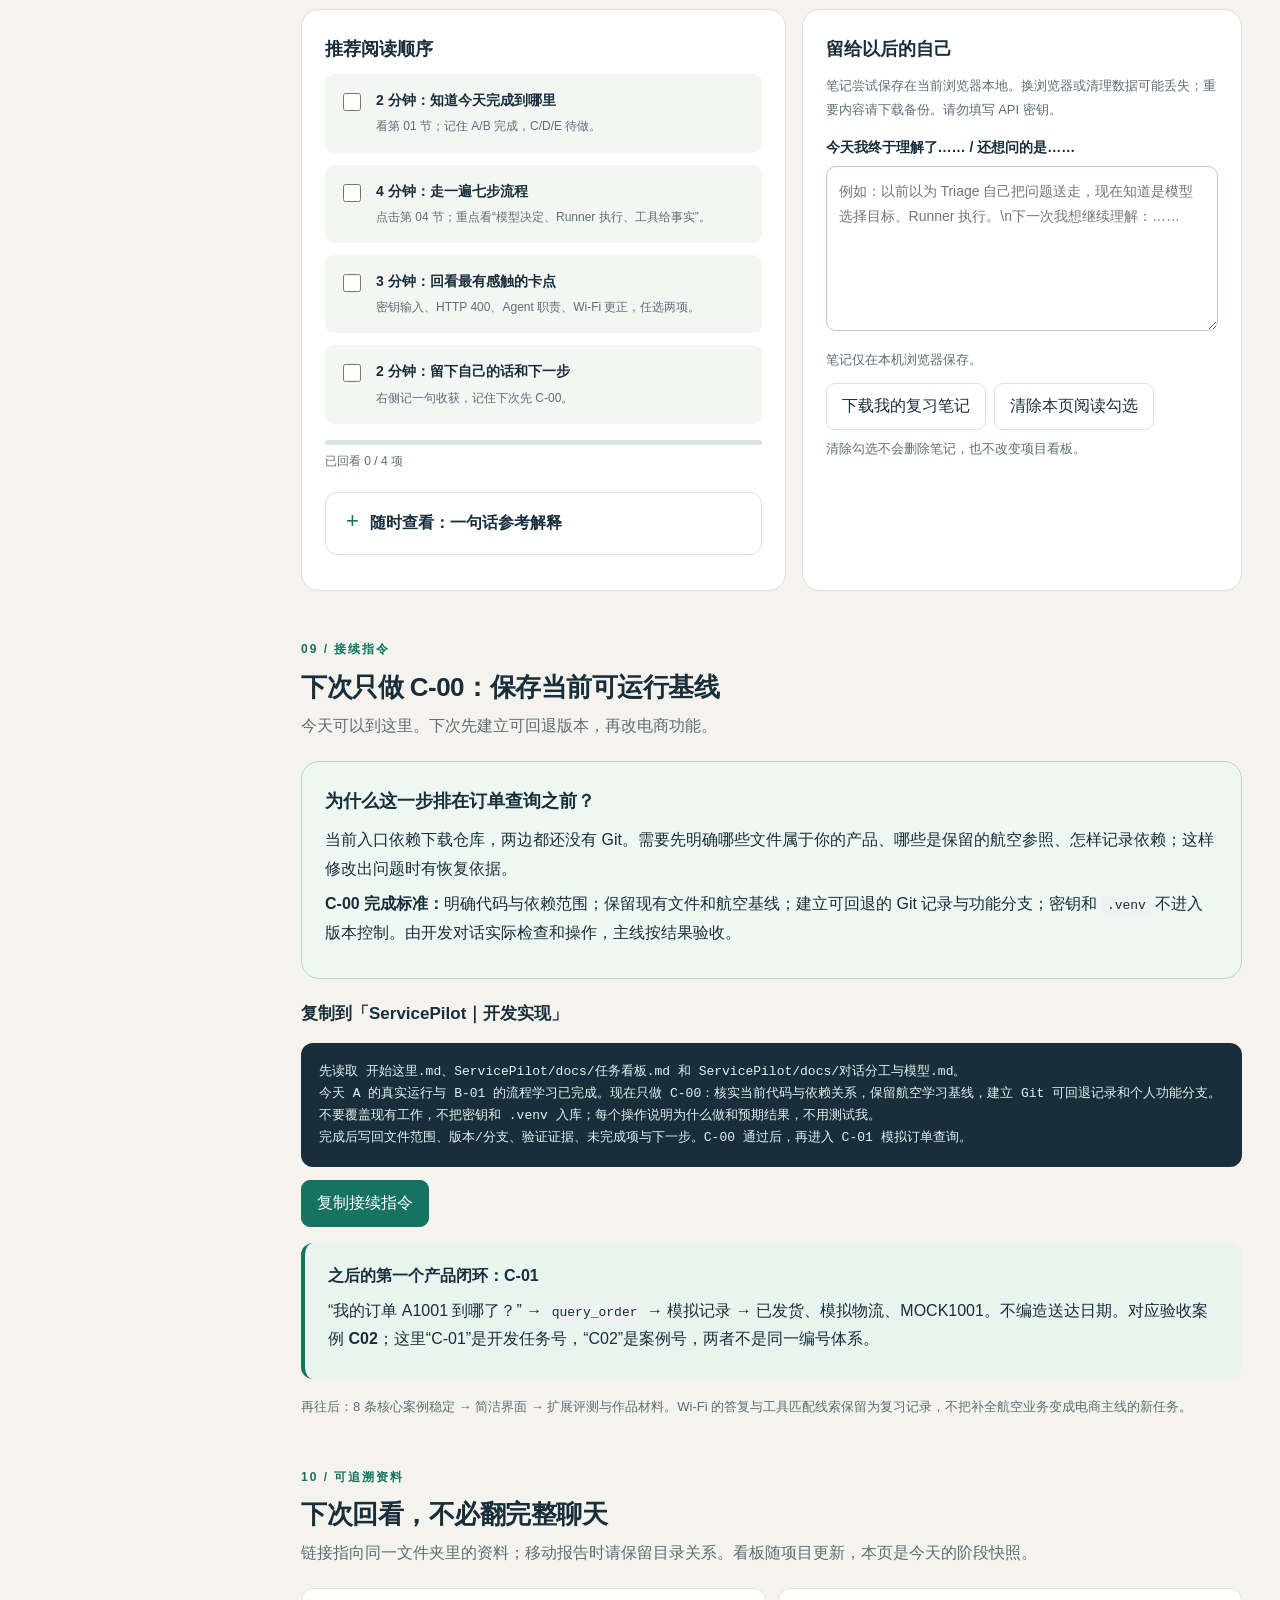
<file: ServicePilot/reviews/2026-10-11-项目复盘.html>
<!doctype html>
<html lang="zh-CN">
<head>
<meta charset="utf-8"><meta name="viewport" content="width=device-width,initial-scale=1">
<meta name="description" content="ServicePilot 2026年10月11日：四个分类对话、运行证据、关键概念、排障与下一步的本地复习页。">
<title>ServicePilot · 10 月 11 日项目复盘</title>
<style>
:root{--paper:#f5f3ee;--white:#fff;--ink:#182e3b;--muted:#5c6e75;--line:#dce2df;--green:#167361;--light:#e9f4ee;--amber:#94621e;--sand:#fff5e3;--blue:#eaf0f8;--radius:18px}
*{box-sizing:border-box}html{scroll-behavior:smooth;scroll-padding-top:30px}body{margin:0;background:var(--paper);color:var(--ink);font:16px/1.8 "Microsoft YaHei","PingFang SC",sans-serif}a{color:var(--green);text-underline-offset:4px}button,input,textarea{font:inherit}button{cursor:pointer}button:focus-visible,a:focus-visible,input:focus-visible,textarea:focus-visible,summary:focus-visible{outline:3px solid #52a896;outline-offset:4px}button{border:1px solid var(--line);border-radius:9px;padding:8px 15px;background:white;color:var(--ink)}button:hover{background:var(--light)}.primary{background:var(--green);color:white;border-color:var(--green)}.primary:hover{background:#105b4d}.shell{max-width:1380px;margin:auto;padding:36px 38px 70px;display:grid;grid-template-columns:218px minmax(0,1fr);gap:45px}.side{position:sticky;top:30px;align-self:start}.brand{font-size:19px;font-weight:800;letter-spacing:.2px}.brand small{display:block;color:var(--muted);font-size:12px;letter-spacing:2px;font-weight:400}.date{margin:24px 0 18px;font-size:13px;color:var(--muted)}.side nav{display:grid;gap:3px}.side nav a{font-size:14px;text-decoration:none;color:var(--muted);padding:7px 10px;border-radius:7px}.side nav a:hover,.side nav a.active{background:#e3ece6;color:var(--green)}.side nav span{display:inline-block;width:25px;font-size:11px;color:#82948b}.side-note{font-size:12px;border-top:1px solid var(--line);margin-top:22px;padding-top:16px;color:var(--muted)}.hero{background:var(--ink);color:#fff;border-radius:24px;padding:38px 40px 30px;position:relative;overflow:hidden}.hero:after{content:"A → B";position:absolute;right:28px;top:12px;color:#ffffff08;font-size:124px;font-weight:900;pointer-events:none}.eyebrow{font-size:12px;letter-spacing:2px;text-transform:uppercase;color:#a8d7c8}.hero h1{font-size:clamp(29px,3.4vw,44px);line-height:1.35;margin:16px 0 15px;position:relative;max-width:650px}.hero p{color:#cfdddf;max-width:660px;margin:0 0 22px}.tags{display:flex;flex-wrap:wrap;gap:8px}.tag{display:inline-block;font-size:12px;padding:3px 10px;border-radius:50px;background:var(--light);color:var(--green);font-weight:600}.hero .tag{background:#ffffff14;color:#c1eddd}.stats{display:grid;grid-template-columns:repeat(4,1fr);gap:15px;margin-top:25px;padding-top:20px;border-top:1px solid #ffffff26}.stat b{display:block;font-size:28px;font-weight:600;line-height:1.4}.stat span{color:#c2d1d6;font-size:12px}.toolbar{display:flex;gap:9px;align-items:center;flex-wrap:wrap;margin:20px 0 12px}.toolbar .quiet{color:var(--muted);font-size:12px;margin-left:auto}section{margin-top:48px}h2{font-size:26px;line-height:1.5;margin:0 0 5px;letter-spacing:-.5px}.num{font-size:12px;font-weight:600;color:var(--green);display:block;letter-spacing:2px;margin-bottom:7px}.lead{color:var(--muted);margin:0 0 20px}.grid{display:grid;grid-template-columns:1fr 1fr;gap:16px}.card{background:var(--white);border:1px solid var(--line);border-radius:var(--radius);padding:23px}.card h3{font-size:18px;margin:0 0 9px}.card p{margin:7px 0}.card ul{padding-left:21px;margin:8px 0}.small{font-size:13px;color:var(--muted)}.callout{padding:19px 23px;border-radius:12px;background:var(--light);border-left:4px solid var(--green);margin:16px 0}.callout.warn{background:var(--sand);border-left-color:var(--amber)}.callout p{margin:6px 0}.callout b{color:var(--ink)}.list{display:grid;gap:13px}.timeline{position:relative;padding-left:26px}.timeline:before{content:"";position:absolute;left:6px;top:10px;bottom:12px;width:2px;background:var(--line)}.moment{position:relative;display:grid;grid-template-columns:105px 1fr;gap:14px;margin:0 0 22px}.moment:before{content:"";position:absolute;left:-24px;top:9px;width:10px;height:10px;border:2px solid var(--paper);border-radius:50%;background:var(--green)}.moment time{font-size:13px;color:var(--green);font-weight:bold;padding-top:2px}.moment h3{margin:0;font-size:17px}.moment p{margin:4px 0;color:var(--muted);font-size:14px}.role{display:flex;align-items:center;justify-content:space-between;gap:8px;margin-bottom:12px}.role strong{font-size:14px}.amber{color:var(--amber);background:var(--sand)}.thread-name{font-size:17px;font-weight:bold;line-height:1.5;margin-bottom:10px}.card .term{font-size:12px;font-weight:700;letter-spacing:1px;color:var(--green);margin:11px 0 2px}.table-wrap{overflow-x:auto;border:1px solid var(--line);border-radius:14px;background:white}table{border-collapse:collapse;width:100%;font-size:14px}th,td{padding:14px 17px;text-align:left;vertical-align:top;border-bottom:1px solid var(--line)}th{background:#edf1ec;font-size:13px}tr:last-child td{border-bottom:0}td:first-child{font-weight:600}code{font:13px/1.7 Consolas,monospace;background:#eef2f0;border-radius:4px;padding:2px 5px;overflow-wrap:anywhere}pre{background:#182e3b;color:#e3f1ec;border-radius:12px;padding:18px;overflow:auto;font:13px/1.7 Consolas,monospace;white-space:pre-wrap;word-break:break-word}pre code{background:none;color:inherit;padding:0}details{border:1px solid var(--line);border-radius:12px;background:white;margin-bottom:12px;overflow:hidden}summary{cursor:pointer;padding:16px 20px;font-weight:600;list-style:none;display:flex;gap:11px;align-items:baseline}summary::-webkit-details-marker{display:none}summary:before{content:"+";color:var(--green);font-weight:400;font-size:22px;line-height:1}details[open] summary:before{content:"−"}summary small{color:var(--muted);font-size:12px;font-weight:400;margin-left:auto}.inside{padding:0 20px 20px 44px}.inside p{margin:7px 0}.concepts{display:grid;grid-template-columns:1fr 1fr;gap:0 14px}.concepts summary{font-size:15px}.concepts summary small{display:none}.inside .where{font-size:12px;color:var(--muted);margin-top:12px}.flow-view{background:white;border-radius:18px;border:1px solid var(--line);padding:24px}.flow-label{display:flex;align-items:center;justify-content:space-between;gap:12px;flex-wrap:wrap}.flow-label span{font-size:12px;color:var(--muted)}.flow-steps{display:flex;gap:6px;margin:20px 0;flex-wrap:wrap}.flow-steps button{flex:1;min-width:75px;font-size:12px;padding:10px 6px;line-height:1.5;border-radius:10px}.flow-steps button[aria-pressed="true"]{background:var(--green);border-color:var(--green);color:white}.step-body{background:#f3f6f2;border-radius:12px;padding:23px;min-height:210px}.step-body h3{margin:0 0 9px;font-size:21px}.step-body p{margin:7px 0}.step-body .label{font-size:12px;font-weight:bold;color:var(--green)}.step-controls{display:flex;gap:8px;margin-top:16px;justify-content:space-between}.mini-flow{display:flex;align-items:center;gap:8px;flex-wrap:wrap;font-size:14px;background:#eef2ed;padding:15px;border-radius:10px;margin-top:14px}.mini-flow b{color:var(--green)}.pitfalls details summary small{max-width:150px;text-align:right}.chips{display:flex;gap:7px;flex-wrap:wrap;margin-bottom:16px}.chips button{font-size:12px;border-radius:50px;padding:5px 12px}.chips button.selected{background:var(--ink);color:white;border-color:var(--ink)}.pitfalls details[hidden]{display:none}.split{display:grid;grid-template-columns:1.1fr 1fr;gap:16px}.checks{display:grid;gap:12px}.check{display:flex;gap:12px;padding:14px;background:#f3f6f2;border-radius:9px;font-size:14px;cursor:pointer}.check input{width:18px;height:18px;accent-color:var(--green);flex:none;margin-top:5px}.check strong{display:block}.check em{font-style:normal;color:var(--muted);font-size:12px}.progress{height:5px;background:#dae5dd;border-radius:5px;margin:16px 0 6px;overflow:hidden}.progress span{display:block;height:100%;background:var(--green);transition:width .2s}.review-count{font-size:12px;color:var(--muted)}textarea{width:100%;min-height:165px;border:1px solid #bacbc3;border-radius:10px;padding:12px;background:#fff;resize:vertical;font-size:14px}.notes-label{display:block;font-weight:600;font-size:14px;margin:14px 0 6px}.copy-row{display:flex;gap:8px;margin-top:12px;align-items:center;flex-wrap:wrap}.copy-feedback{font-size:12px;color:var(--green);min-height:22px}.source-grid{display:grid;grid-template-columns:1fr 1fr;gap:12px}.source{display:block;background:white;padding:17px;border:1px solid var(--line);border-radius:12px;text-decoration:none;font-size:14px;font-weight:bold}.source span{display:block;color:var(--muted);font-size:12px;font-weight:400}.footer{border-top:1px solid var(--line);margin-top:38px;padding-top:20px;color:var(--muted);font-size:12px}.footer p{margin:6px 0}.muted{color:var(--muted)}.tomorrow{border:1px solid #b3d6c7;background:#eef7f1}.nojs{padding:10px;background:var(--sand)}
@media(min-width:1550px){body{font-size:17px}.shell{gap:55px}}
@media(max-width:1050px){.shell{padding:25px;grid-template-columns:165px minmax(0,1fr);gap:25px}.hero{padding:30px}.concepts{grid-template-columns:1fr}.hero h1{font-size:33px}.side nav a{font-size:12px}}
@media(max-width:760px){.shell{display:block;padding:18px}.side{position:static;margin-bottom:22px}.side nav{display:flex;overflow:auto;gap:5px;margin-top:12px;padding-bottom:5px}.side nav a{white-space:nowrap;background:white;padding:7px 10px}.side nav span{display:none}.side-note,.date{display:none}.brand small{display:inline;margin-left:10px}.hero{padding:26px 23px}.hero:after{font-size:90px;right:12px;top:35px}.hero h1{font-size:30px}.stats{grid-template-columns:1fr 1fr;gap:15px}.grid,.split,.source-grid{grid-template-columns:1fr}section{margin-top:35px}h2{font-size:23px}.moment{grid-template-columns:1fr;gap:0}.card{padding:20px}.toolbar .quiet{margin-left:0;width:100%}.pitfalls summary{flex-wrap:wrap}.pitfalls details summary small{max-width:none;margin-left:30px}summary{padding:14px 16px}.inside{padding:0 17px 18px 37px}.flow-view{padding:17px}.flow-steps button{min-width:88px}.step-body{padding:19px}.table-wrap table{min-width:600px}}
@media print{@page{margin:14mm}body{font-size:10.5pt;background:white;color:#000}.shell{display:block;padding:0;max-width:none}.side,.toolbar,.chips,.step-controls,.flow-steps,.copy-row,#save-status,.no-print{display:none!important}.hero{background:#eef3ef;color:#000;padding:20px;border:1px solid #ccc}.hero:after{display:none}.hero p,.hero .tag,.stat span,.eyebrow{color:#333}.hero h1{font-size:24pt}.stats{border-top:1px solid #bbb}.stat b{font-size:19pt}.grid,.split,.source-grid,.concepts{gap:10px}section{margin-top:23px;break-inside:auto}h2{font-size:17pt}.card,details,.callout,.moment{break-inside:avoid}.inside{display:block!important}details{overflow:visible}summary:before{display:none}summary{padding:10px 15px}.inside{padding:0 15px 12px}.step-body{min-height:0}.table-wrap{overflow:visible}th,td{padding:8px}a{color:#000;text-decoration:none}textarea{min-height:80px}.footer{margin-top:20px}}
</style>
</head>
<body>
<div class="shell">
<aside class="side" aria-label="复习目录">
 <div class="brand">ServicePilot<small>LEARNING JOURNAL</small></div>
 <div class="date">2026 / 10 / 11 · 周日<br>从下午搭环境，到晚上看懂流程</div>
 <nav>
 <a href="#outcome"><span>01</span>今天完成了什么</a><a href="#timeline"><span>02</span>下午到晚上的路线</a><a href="#threads"><span>03</span>四个对话的汇总</a><a href="#flow"><span>04</span>一条问题怎样回答</a><a href="#model-requests">↳ 三次模型请求</a><a href="#wifi-ending">↳ Wi-Fi 怎样结束</a><a href="#runtime-framework">↳ 完整项目体系</a><a href="#concepts"><span>05</span>应该理解的概念</a><a href="#pitfalls"><span>06</span>卡点与解决过程</a><a href="#gains"><span>07</span>值得带走的收获</a><a href="#review"><span>08</span>今晚的复习清单</a><a href="#next"><span>09</span>下次从哪里接着做</a><a href="#sources"><span>10</span>证据与文档入口</a>
 </nav>
 <div class="side-note">这是项目学习复盘。<br>“已运行”“已理解”“已规划”分别记录。<br><br>本页离线可读；不连接模型，不展示密钥。</div>
</aside>
<main>
<header class="hero">
 <div class="eyebrow">DAY 01 / 2026.10.11</div>
 <h1>从“这是什么工具”<br>到看懂一条 Agent 工作流</h1>
 <p>今天已经完成 A 的真实运行与 B 的流程学习。你搭好了 DeepSeek 接入，看到客服转交和工具调用，并逐段理解了回答背后的代码职责。今晚可以收工，用这份复盘把零散对话串起来。</p>
 <div class="tags"><span class="tag">A · 运行目标完成</span><span class="tag">B · 流程学习完成</span><span class="tag">下次 · C-00 保存版本基线</span></div>
 <div class="stats"><div class="stat"><b>4</b><span>分类对话已汇总</span></div><div class="stat"><b>3</b><span>真实航空问题</span></div><div class="stat"><b>12</b><span>模型请求 · 非 token 数</span></div><div class="stat"><b>A + B</b><span>今天完成的两个阶段</span></div></div>
</header>
<div class="toolbar"><button id="print">打印 / 保存 PDF</button><button id="expand">展开概念与卡点</button><button id="collapse">收起详情</button><span class="quiet">建议今晚阅读 10–15 分钟 · 不做强制测试</span></div>
<noscript><p class="nojs">已关闭 JavaScript：正文与折叠说明仍可阅读，流程切换和本地笔记保存不可用。</p></noscript>

<section id="outcome">
 <span class="num">01 / 今日成果</span><h2>已经有了一个能运行、能解释的学习基线</h2><p class="lead">这一步的价值，是把“下载了代码”推进到“知道它如何产生回答”。</p>
 <div class="grid">
 <article class="card"><span class="tag">实际运行</span><h3 style="margin-top:12px">A：DeepSeek 接入与航空流程</h3><ul><li>Python 3.13.16 与项目虚拟环境可用，依赖安装完成。</li><li>有效密钥下，DeepSeek 模型列表检查通过，<code>deepseek-flash</code> 可用。</li><li>行李、选座意图、Wi-Fi 共 3 轮真实对话，合计 12 次模型请求。</li><li>记录中有 6 次 Agent 转交、3 次 <code>faq_lookup_tool</code> 调用。</li></ul><p class="small">运行证据：<a href="../artifacts/airline-baseline-2026-10-11.json">航空基线记录</a>。已接入 DeepSeek 的官方业务示例，包含兼容适配。</p></article>
 <article class="card"><span class="tag">逐段学习 + 你的确认</span><h3 style="margin-top:12px">B：看懂关键调用路径</h3><ul><li>区分单条输入 <code>question</code> 与历史记录 <code>items</code>。</li><li>区分 Triage 的分流、Runner 的执行、FAQ 的职责。</li><li>找到本地工具返回的示例资料与最终回答的显示位置。</li><li>理解多轮如何保留历史、继续使用上轮最后的 Agent。</li></ul><p class="small">开发对话逐段读了实际代码，你确认已理解；按你的要求没有继续做复述考试。不把学习完成写成独立考试评分。</p></article>
 </div>
 <div class="callout"><b>用一句话回顾今天：</b><p>模型依据 Agent 的工作说明选择下一步，Runner 落实转交或工具调用，本地工具给出资料，模型根据资料组织回答，程序再把回答显示给用户。</p></div>
 <div class="table-wrap"><table><thead><tr><th>真实问题</th><th>观察到的行为</th><th>能证明到哪里</th></tr></thead><tbody>
 <tr><td>行李能带多少？<br><span class="small">What is the baggage allowance?</span></td><td>Triage → FAQ → FAQ 工具 → 行李回答。</td><td>这条路径已跑通。规则是本地示例文本，不是实际航空政策查询。</td></tr>
 <tr><td>可以选座吗？<br><span class="small">Can I choose my seat?</span></td><td>承接上轮的 FAQ → Triage → Seat Booking，追问确认号。FAQ 在转回前也尝试了 FAQ 工具。</td><td>验证了选座意图分流与追问；没有实测完成座位更新。</td></tr>
 <tr><td>飞机上有 Wi-Fi 吗？<br><span class="small">Is Wi-Fi available on the plane?</span></td><td>承接上轮的 Seat Booking → Triage → FAQ → Triage。FAQ 调用工具后表示未找到。</td><td>请求和转交完成，最终答复为“未找到相关信息”。这不是程序异常；答复与源码规则的对应关系尚未核对清楚。</td></tr>
 </tbody></table></div>
 <div class="callout"><b>为什么第二轮从 FAQ 开始，第三轮从 Seat Booking 开始？</b><p>这三个问题是在同一个连续会话中输入的。新会话只在开始时指定 Triage；每轮结束后，入口执行 <code>current_agent = result.last_agent</code>，下一句话先交给上轮最后接待的 Agent。第一轮结束在 FAQ，第二轮结束在 Seat Booking，所以后续起点不同；遇到其他职责的问题时，再转回 Triage 分流。</p><p class="small">目标架构图展示的是新请求的主要分流关系，省略了多轮承接与返回箭头。“每轮都重新从 Triage 开始”也是可选设计，但当前代码没有这样重置。本次仅补充说明，没有改变运行行为。</p></div>
 <div class="callout warn"><b>仍未完成的部分</b><p>Git 可回退版本、模拟电商订单工具、8 条电商案例、Web 界面和效果评测都还没完成。UI 已有文字提案。当前航空基线仍依赖下载仓库的示例定义。</p></div>
</section>

<section id="timeline">
 <span class="num">02 / 学习路线</span><h2>今天的过程，按六个转折点记住</h2><p class="lead">时间取自今天的对话记录，为活动时段；不当作程序性能或工时统计。</p>
 <div class="timeline">
 <div class="moment"><time>14:46–15:17</time><div><h3>先明确做什么，再选择复用路线</h3><p>确定 ServicePilot 模拟电商售后方向，写 PRD 与首批 8 条案例。把“按一周赶完”调整为按阶段验收：先跑航空示例，再读懂，再小步改造。</p></div></div>
 <div class="moment"><time>15:22–16:13</time><div><h3>下载只是开始：把本地运行条件搭起来</h3><p>ZIP 下载、Python 64 位安装、PATH、PowerShell、进入目录、创建虚拟环境、安装依赖。遇到激活脚本限制后，直接调用虚拟环境里的 Python。</p></div></div>
 <div class="moment"><time>16:17–17:57</time><div><h3>DeepSeek 接入：把失败缩小到可检查的一步</h3><p>创建密钥与余额，配置当前会话，修正启动方式，排查空响应 HTTP 400。最后发现密钥输入格式问题，修复 Windows 粘贴与等待逻辑，模型检查通过。</p></div></div>
 <div class="moment"><time>17:59–18:01</time><div><h3>第一次真实看到“分流 → 工具 → 回答”</h3><p>完成行李、选座意图与 Wi-Fi 三轮。行李成功；选座停在确认号追问；Wi-Fi 客服答复为“未找到相关信息”，随后程序继续等待下一题，没有因此报错退出。这说明请求与交接能运行；答案是否正确，需要另外核对。本轮没有自动评测或转人工。</p></div></div>
 <div class="moment"><time>18:03–18:23</time><div><h3>重新组织协作：四类对话 + 共享文档</h3><p>将目标与验收、开发、专项排障、界面设计分开。明确拆聊天不隔离文件；项目状态写在看板。界面设计产出提案，排障对话设为备用。</p></div></div>
 <div class="moment"><time>19:17–20:09</time><div><h3>B-01：慢下来，逐段理解实际代码</h3><p>从输入讲到对话历史，从 Triage 讲到 Runner，再讲 FAQ 工具和答复显示。你提出“不用测试我”，后续改为解释与答疑，最终确认已理解。</p></div></div>
 </div>
</section>

<section id="threads">
 <span class="num">03 / 四类对话</span><h2>每个对话做了什么，以后什么时候用</h2><p class="lead">主要排障发生在拆分对话之前的主线里；不能把这些修复算成备用排障对话已经完成的工作。</p>
 <div class="grid">
 <article class="card"><div class="role"><strong>01 / 长期保留</strong><span class="tag">目标与验收</span></div><div class="thread-name">ServicePilot｜项目主线与验收</div><p class="term">今天汇总</p><p>确定模拟电商售后方向、PRD、案例与阶段路线；早期还承接了 Python、密钥、HTTP 400 的排查。后面厘清四个对话的职责，安排 B-01 与本次复盘。</p><p class="term">留下了什么</p><p>项目入口、看板、PRD、推进路线、交接规则、运行证据及本复习页。</p><p class="term">以后回来做什么</p><p>完成一项任务后验收；确定下一项；调整产品范围；回顾“做了什么、凭什么算完成”。默认维护文档。</p></article>
 <article class="card"><div class="role"><strong>02 / 长期保留</strong><span class="tag">读代码与实现</span></div><div class="thread-name">ServicePilot｜开发实现</div><p class="term">今天汇总</p><p>围绕一条行李请求逐段讲解实际入口、Agent、Runner、工具与多轮。解开“问题和历史”“谁决定和谁执行”“工具事实和模型答复”等混淆。</p><p class="term">留下了什么</p><p>B-01 学习完成记录与具体代码位置。今天这段学习没有新增业务代码，也没有再次调用 API。</p><p class="term">以后回来做什么</p><p>C-00 保存基线与建立 Git，然后改现有业务代码实现订单查询。普通小报错也在这里处理。</p></article>
 <article class="card"><div class="role"><strong>03 / 按需使用</strong><span class="tag amber">备用 · 今日无独立修复</span></div><div class="thread-name">ServicePilot｜专项排障</div><p class="term">今天汇总</p><p>读取入口、看板和运行说明，确认已记录的 API 成功状态，准备具体问题的复现与交接模板。没有收到新的独立故障任务。</p><p class="term">留下了什么</p><p>排障接手方式：预期、实际、命令、日志、已尝试办法、修改范围与验证。</p><p class="term">以后回来做什么</p><p>同一问题经过两次有证据的修复仍失败，或排查较久没缩小范围时使用。接手写代码前暂停开发对话，结束后交还。</p></article>
 <article class="card"><div class="role"><strong>04 / 后期按需使用</strong><span class="tag amber">提案 · 尚未实现</span></div><div class="thread-name">ServicePilot｜界面设计</div><p class="term">今天汇总</p><p>读 PRD、看板与案例，提出中文聊天页、输入区、新会话、模拟标识、执行事件及加载、空数据、错误状态。</p><p class="term">留下了什么</p><p><a href="../docs/界面与交互提案.md">界面与交互提案</a>，包括后续接口需求。没有可操作原型、前端页面或电商后台接入。</p><p class="term">以后回来做什么</p><p>核心业务案例稳定后细化 UI，再把实现交给开发对话。真实执行事件与预设演示样例须分清。</p></article>
 </div>
 <div class="callout"><b>跨聊天接续靠文件，而不是靠猜历史。</b><p>开工读入口与看板 → 只做一个任务 → 写下证据、失败项和下一步。同一目录只有一个对话在同一时间写代码；对话名称本身不提供文件隔离。</p></div>
</section>

<section id="flow">
 <span class="num">04 / 重点复习</span><h2>一条行李问题，经过了哪些人和工具？</h2><p class="lead">这里的“人”只是帮助理解职责的比喻。Agent 是程序配置；模型作决策，Runner 执行流程。</p>
 <div class="flow-view">
 <div class="flow-label"><strong>七步读懂回答的产生</strong><span>点击步骤切换 · 这是教学示意，不发 API 请求</span></div>
 <div class="flow-steps" aria-label="工作流步骤">
 <button data-step="0" aria-pressed="true">1<br>记录输入</button><button data-step="1" aria-pressed="false">2<br>Triage 分流</button><button data-step="2" aria-pressed="false">3<br>Runner 转交</button><button data-step="3" aria-pressed="false">4<br>FAQ 请求工具</button><button data-step="4" aria-pressed="false">5<br>工具给资料</button><button data-step="5" aria-pressed="false">6<br>模型写回答</button><button data-step="6" aria-pressed="false">7<br>显示与接续</button>
 </div>
 <div class="step-body" id="step-body" aria-live="polite"><div class="label">01 / 输入与记录</div><h3>先保存问题，此时还没有回答</h3><p><code>question</code> 是本轮输入；<code>items</code> 是给模型继续处理的对话记录。把问题加入记录后，再交给 Runner。</p><pre><code>items.append({"role": "user", "content": question})</code></pre><p class="small">入口第 274、282 行。下面所有代码都是解释片段，不是需要你现在复制执行的命令。</p></div>
 <div class="step-controls"><button id="prev">← 上一步</button><span id="step-count" class="small">1 / 7</span><button id="next">下一步 →</button></div>
 <div class="mini-flow"><span>用户问题</span><b>→</b><span>Triage</span><b>→</b><span>FAQ</span><b>→</b><span>本地工具</span><b>→</b><span>模型答复</span><b>→</b><span>屏幕显示</span></div>
 </div>
 <article class="card" id="model-requests" style="margin-top:20px">
<h3>问题一｜行李问题，到底是哪 3 次模型请求？</h3>
<p><b>计数看的是“程序向 DeepSeek 要了一次新的模型输出”，不是经过了几个 Agent。</b>这条路径只有 Triage 和 FAQ 两个 Agent；FAQ 在查资料前、拿到资料后，各请求模型一次。三次都使用同一个 <code>deepseek-flash</code>，只是职责配置和本次提供的信息不同。</p>
<div class="table-wrap"><table><thead><tr><th>顺序 / 请求累计</th><th>谁的配置交给 DeepSeek</th><th>模型返回什么 / 程序接着做什么</th></tr></thead><tbody>
<tr><td>第 1 次 · 累计 1</td><td>Triage Agent：用户问行李额度，可交给 FAQ</td><td>模型提出转交 FAQ；Runner 执行 handoff，把当前 Agent 换成 FAQ。切换配置本身不另算一次模型请求。</td></tr>
<tr><td>第 2 次 · 累计 2</td><td>FAQ Agent：问题、历史、查工具的说明和工具定义</td><td>模型提出调用 <code>faq_lookup_tool</code>，给出 <code>question</code> 参数。此时输出的是查资料请求，还不是最终行李答案。</td></tr>
<tr><td>本地执行 · 仍是 2</td><td>这一步不请求 DeepSeek</td><td>Runner 调用 Python 函数；函数按关键词返回行李资料。本次工具没有调用模型，所以不增加模型请求。</td></tr>
<tr><td>第 3 次 · 累计 3</td><td>仍是 FAQ Agent：这次还提供了工具返回的行李资料</td><td>模型据资料组织答复；Runner 返回结果，入口把答复显示在终端。这轮结束，没有自动发第 4 次请求。</td></tr>
</tbody></table></div>
<div class="mini-flow"><span>① Triage 请求模型：转给 FAQ</span><b>→</b><span>② FAQ 请求模型：查工具</span><b>→</b><span>本地工具：0 次</span><b>→</b><span>③ FAQ 请求模型：据结果答复</span></div>
<p><b>所以“每碰到一个 Agent 就调用一次”不准确。</b>一个 Agent 可能多次请求模型；本地工具执行、显示文字、等待输入都不自动增加模型请求。某次模型若直接给出最终答复，也可能一轮只用 1 次请求。</p>
<p class="small">截图记录首轮 3 次、选座轮 4 次、Wi-Fi 轮 5 次；JSON 保存三轮合计 12 次。上表结合已见终端事件和 SDK 执行机制解释，并非逐条 API 请求原文回放；当次工具参数没有保存，不编造其具体内容。请求数不是问题数，也不是 token 数。</p>
<p class="small">依据：<a href="../scripts/run_deepseek_customer_service.py">入口程序</a>第 284–311 行，以及 <a href="https://developers.openai.com/api/docs/guides/agents/running-agents">官方 Runner 执行说明</a>。</p>
</article>
</section>

<article class="card" id="faq-tool-location" style="margin-top:20px"><h3>你图中的工具，在实际代码的哪里？</h3><p>目标架构图把 FAQ 下面的业务工具写成 <code>search_faq()</code>；今天航空示例实际叫 <code>faq_lookup_tool</code>。二者处于同一层，但前者是电商规划名称，后者是已运行的本地函数。</p><p><b>定义：</b>下载仓库 <code>examples/customer_service/main.py</code> 第 43–70 行，函数签名在第 48 行：<code>async def faq_lookup_tool(question: str) -&gt; str:</code>。输入问题，按英文关键词返回写在代码里的示例资料。</p><p><b>绑定：</b>同一文件第 125 行 <code>tools=[faq_lookup_tool]</code>，表示“FAQ Agent 可以请求调用这个业务工具”。第 123 行工作说明要求查工具，不依赖自身知识。</p><p><b>怎么调用：</b>SDK 把可用工具的名称、说明和参数格式提供给模型；模型返回工具名和参数，Runner 执行对应 Python 函数，把结果交回模型，再产生自然语言回答。模型不是临时翻遍你的代码仓库找工具。</p><p><b>为什么改名为“请求工具”：</b>当前 FAQ 只有一个业务查询工具，同时还配置了转回 Triage 的交接入口。“选工具”容易让人误以为今天配置了很多查询工具。行李、座位、Wi-Fi 是同一个 FAQ 函数里的匹配分支，不是三个独立工具。</p><p><b>你今天其实看见过：</b>终端显示 <code>FAQ Agent 调用工具：faq_lookup_tool</code>，随后显示已取得工具结果。这个工具没有独立软件窗口。</p><img src="FAQ工具调用示意.svg" alt="FAQ 工具定义、绑定、模型提出调用、Runner 执行与根据结果答复的示意图" style="display:block;width:100%;height:auto;margin-top:18px;border-radius:12px"><p class="small"><a href="FAQ工具调用示意.png">打开 PNG 图片</a> · <a href="../../openai-agents-python-main/examples/customer_service/main.py">查看实际代码</a> · <a href="https://developers.openai.com/api/docs/guides/tools">官方 OpenAI 工具说明</a>。图二中的 Streamlit、Order Agent 和订单 JSON 是目标规划，尚未实现。</p></article>


<article class="card" id="wifi-ending" style="margin-top:20px">
<h3>问题二｜Wi-Fi 回答“未找到信息”之后，到底发生了什么？</h3>
<p>你当时问的是 <b>“飞机上有 Wi-Fi 吗？”</b>（Is Wi-Fi available on the plane?），并没有问 Wi-Fi 密码。连续会话从上一轮的 Seat Booking 开始，本轮实际路径如下：</p>
<div class="mini-flow"><span>Seat Booking</span><b>→</b><span>Triage</span><b>→</b><span>FAQ</span><b>→</b><span>调用 FAQ 工具</span><b>→</b><span>FAQ 表示未找到，转回 Triage</span><b>→</b><span>Triage 最终答复</span></div>
<p>最后 Triage 表示没找到 Wi-Fi 信息，并问还有没有其他问题。终端显示“本轮完成，共 5 次模型请求”，然后出现下一题输入提示。<b>这一条 Wi-Fi 问题已经结束；程序保持打开，等待你手动输入下一题。</b>等待期间不会继续自动查 Wi-Fi，也不会持续调用模型。</p>
<p><b>没有转人工。</b>当前航空示例只配置三个 Agent 之间的交接；运行入口和这段样例没有人工客服入口、人工队列或创建人工工单的工具。FAQ 转回 Triage，仍然是模型按另一套 Agent 配置接着处理，不能叫“接通人工”。</p>
<p><b>“后续质量检查的起点”是复盘中的学习建议，不是系统执行的一步。</b>意思是：以后如果要查清回答为什么这样，就核对工具实际收到什么参数、返回什么资料、模型怎么利用结果。本轮并没有后台自动复查、评测或安排真人。正文已改为直接说明这些事实。</p>
<p>还要分清：<b>模型说没找到，不证明源码没资料。</b>当前函数有“免费 Wi-Fi，加入 Airline-Wifi”的示例规则，未提供密码。座位分支先匹配 <code>plane</code>，Wi-Fi 分支没有匹配带连字符的 <code>wi-fi</code>，这是排查线索；当次工具参数与返回文本没有记录，因此具体原因仍未确认。这里不是程序报错，也不是你电脑的 Wi-Fi 故障。</p>
</article>
<article class="card" id="runtime-framework" style="margin-top:20px">
<h3>问题四｜ServicePilot 整个项目的完整体系</h3>
<p><b>这里讲的是整个模拟电商售后项目。</b>以你给的“Streamlit → Triage → FAQ / Order → 工具 → 本地数据”图为骨架，补全输入与会话、模型服务、SDK 调度、工具结果返回、异常、日志和验收。航空示例用于学习其中的机制，不能代替这个完整项目框架。</p>
<div class="callout"><b>进度与图的含义：</b><p>这是依据 PRD 与界面提案整理的目标体系图，不代表所有框都已实现。今天完成了 Python / SDK / DeepSeek 接入和航空基线学习；电商 Agent、工具、JSON 数据与 Streamlit 页面仍待开发。UI 和模拟工单按已有优先级推进，主图没有新增客服角色。</p></div>
<figure style="margin:20px 0"><img src="ServicePilot-完整项目体系.svg" alt="ServicePilot 完整项目架构：Streamlit 页面、会话应用层、Agents SDK 与 Runner、共享 DeepSeek、Triage FAQ Order 三角色、本地查询工具和模拟数据、结果返回、配置日志异常评测与 P1 模拟工单" style="display:block;width:100%;height:auto;border-radius:12px"><figcaption class="small">主图：整个项目的结构与主要运行关系。左右不是必须依次经过的步骤；右侧是支撑能力与边界。<a href="ServicePilot-完整项目体系.png">查看 / 保存完整 PNG</a> · <a href="../docs/ServicePilot系统架构.md">架构文字说明</a></figcaption></figure>
<h3>按层看：每一层为什么需要？</h3>
<div class="table-wrap"><table><thead><tr><th>层次</th><th>项目中的组件</th><th>它负责什么</th></tr></thead><tbody>
<tr><td>1 · 用户与界面</td><td>Streamlit 聊天页面（P1）</td><td>收问题、展示答复与实际事件，提供新会话；不自行生成订单事实。Streamlit 是页面框架，不是 Agent。</td></tr>
<tr><td>2 · 会话与应用入口</td><td>Python 应用逻辑；会话标识、请求标识、历史、当前 Agent</td><td>把用户消息交给工作流，保留追问信息；新会话清空旧上下文，旧请求晚到不能写入新会话。首版可在同一 Python 应用里组织，不要求另建 HTTP 后台服务。</td></tr>
<tr><td>3 · 编排与执行</td><td>OpenAI Agents SDK / Runner</td><td>按当前 Agent 配置请求 DeepSeek；执行工具或 handoff；有后续步骤就继续，得到最终答复后返回。</td></tr>
<tr><td>4 · 生成与决策</td><td>DeepSeek API</td><td>依据说明、历史与可用工具，提出转交、工具调用或自然语言答复。三个角色可以使用同一个模型，不必分别训练三个模型。</td></tr>
<tr><td>5 · 业务角色</td><td>Triage / FAQ / Order Agent</td><td>Triage 分流与任务切换；FAQ 查政策；Order 追问订单号并查订单。Agent 是“说明 + 模型 + 可用工具 + 交接对象”等工作配置。</td></tr>
<tr><td>6 · 工具</td><td>lookup_faq / query_order</td><td>Python 函数实际查询、规范化输入、返回结构化结果。模型提出调用，Runner 执行；数据校验不能只依靠提示词。</td></tr>
<tr><td>7 · 事实数据</td><td>模拟 FAQ / 本地订单 JSON</td><td>政策与订单事实来源。对话历史记“用户说过什么”，业务数据记“订单或政策是什么”，两者不能混用。</td></tr>
<tr><td>8 · 输出与反馈</td><td>最终答复、工具状态、交接事件、页面状态</td><td>工具结果回到工作流，模型据结果答复；应用返回给页面，同时保留本轮历史与当前 Agent。追问时等待用户补充。</td></tr>
<tr><td>横向支撑</td><td>环境配置、事件日志、异常处理、验收</td><td>让项目可运行、可定位问题、可复现和评估。不是额外 Agent，也不是每条问题都必须经过的客服步骤。</td></tr>
</tbody></table></div>
<h3 style="margin-top:24px">把一次订单问题完整走一遍（目标示例，尚未实测）</h3>
<ol>
<li>用户在 Streamlit 输入“我的订单 A1001 到哪了？”；页面把原文交给应用逻辑。</li>
<li>应用保存本轮消息和请求标识，取出当前会话记录，再调用 Runner。新会话从 Triage 开始。</li>
<li>Runner 将 Triage 的配置与问题发送给 DeepSeek；模型提出交给 Order，Runner 执行 handoff。</li>
<li>Runner 使用 Order 的配置继续请求模型；信息完整时模型提出 <code>query_order(order_id="A1001")</code>。若没有订单号，则先追问，结束本轮并等待补充。</li>
<li>Runner 执行本地订单工具。工具规范化编号、校验格式、读取模拟订单记录，返回状态与字段。</li>
<li>工具结果进入工作流；模型据结果组织答复。模拟 A1001 只支持“蓝牙耳机、已发货、模拟物流、MOCK1001”，不能编预计送达日期。</li>
<li>Runner 返回结果；应用保存接续历史与实际事件，页面展示答复，恢复输入，等待下一题。</li>
</ol>
<p>FAQ 路径对应为：Triage → FAQ → lookup_faq → 模拟政策 → 据结果答复。它不是直接凭模型常识回答商家规则。</p>
<h3 style="margin-top:24px">多轮、异常与人工边界，也属于完整体系</h3>
<ul>
<li><b>补充信息：</b>“帮我查订单” → 追问 → 用户补充 A1002 → 继续查询。这是同一会话，不是另开一个没有历史的新请求。</li>
<li><b>任务切换：</b>先问政策、再查订单，需要从 FAQ 的职责切换到 Order。可沿用航空示例“FAQ → Triage → Order”的交接设计；具体交接对象与会话策略在电商开发中落地。</li>
<li><b>会话策略建议：</b>新会话 Triage、后续轮从 last_agent 接续；若确定每轮都重回 Triage，则应在入口显式实现。目标图不意味着后台已采用其中某个策略。</li>
<li><b>业务结果：</b><code>query_order</code> 区分 ok / invalid_input / not_found / unavailable；<code>lookup_faq</code> 区分 ok / no_match / unavailable。格式错、没数据、工具故障需要不同答复。</li>
<li><b>服务故障：</b>模型接口未取得回复与业务查询失败分开记录；结束加载并明确提示，不无限重试，不拿旧结果冒充本次成功。</li>
<li><b>人工边界：</b>P0 只能说明需人工审核或建议联系人工，不能声称已接通真人、已退款或已建工单。</li>
<li><b>P1 扩展：</b>若做模拟工单，先显示订单号和摘要，让用户确认，再调用 create_mock_ticket；工具层校验确认与去重。这是未来扩展，不是真实人工客服接入。</li>
</ul>
<h3 style="margin-top:24px">你原图里的名称，怎样对应完整项目？</h3>
<p><code>search_faq()</code> 是原图的概念名称；PRD 正式工具约定写作 <code>lookup_faq</code>，职责都是查模拟政策，本图以 PRD 为准。<code>query_order</code> 名称保持一致。航空学习工具 <code>faq_lookup_tool</code> 和 <code>update_seat</code> 是参考实现，后续分别改造成电商政策与订单职责，不能把 Seat Booking 放进电商主图。</p>
<p><b>整体复述：</b>用户通过页面提问，应用管理会话，Runner 编排 Agent 并请求 DeepSeek；模型选择交接或工具，工具访问模拟事实，模型根据结果回答，应用把答复与事件送回页面。配置、日志、异常和验收支撑整个过程。</p>
<p class="small">设计依据：<a href="../docs/PRD.md">PRD</a> · <a href="../docs/界面与交互提案.md">界面提案</a> · <a href="../docs/首批验收案例.md">8 条核心验收案例</a>。会话策略与具体实现组织是本次补充的设计建议，不改变已定义业务范围，也不把目标功能记成已完成。</p>
</article>
<details style="margin-top:20px"><summary>展开航空示例参照：看懂机制后，再回到上面的完整项目</summary><div style="padding:0 16px 16px"><article class="card" id="airline-runtime-reference" style="margin-top:20px">
<h3>航空示例参照｜用于理解机制，不代表完整项目架构</h3>
<p><b>先统一名称：</b>Triage Agent 是分流角色；FAQ Agent 处理航空常见问题；Seat Booking Agent 处理选座。Agents SDK 是程序库，Runner 是里面负责调度的组件，今天没有一个叫“SDK Agent”的客服角色。</p>
<p>你参考的图属于 ServicePilot 的<b>电商目标架构</b>，里面的 Streamlit、Order Agent、search_faq()、query_order() 和订单 JSON 尚未实现。下面按照今天真正运行的航空代码画，先看“谁负责什么”，再看“程序怎样循环”。</p>
<figure style="margin:20px 0"><img src="航空实例-职责结构.svg" alt="今日航空实例职责结构：终端输入、运行入口、SDK Runner、Triage 与 FAQ 和 Seat Booking 双向交接、本地工具与同一个 DeepSeek 模型" style="display:block;width:100%;height:auto;border-radius:12px"><figcaption class="small">图 A：角色与工具的结构关系。双向箭头表示允许的交接方向，不表示每个问题都走所有分支。<a href="航空实例-职责结构.png">打开 / 保存 PNG</a></figcaption></figure>
<figure style="margin:20px 0"><img src="航空实例-执行循环.svg" alt="Runner 执行循环：调用当前 Agent 的模型，按返回内容处理交接、执行工具或最终答复；前两种继续请求模型，最终答复显示并保存历史后等待下一题" style="display:block;width:100%;height:auto;border-radius:12px"><figcaption class="small">图 B：一次 Runner.run 内部可能有多次模型请求。蓝色框是发起模型请求的位置，执行工具和切换 Agent 本身不额外计数。<a href="航空实例-执行循环.png">打开 / 保存 PNG</a></figcaption></figure>
<div class="table-wrap"><table><thead><tr><th>层次</th><th>今天实际是谁</th><th>负责什么 / 代码位置</th></tr></thead><tbody>
<tr><td>输入与多轮接续</td><td>PowerShell 中运行的 Python 入口</td><td>保存问题到 items；新会话使用 Triage，下轮使用上轮 last_agent。入口第 259、274–282、310–311 行。</td></tr>
<tr><td>调度与执行</td><td>Agents SDK / Runner</td><td>请求当前 Agent 的模型，按输出执行交接或工具；有后续工作就继续，最终答复后返回。入口第 284–290 行。</td></tr>
<tr><td>远端生成与决策</td><td>DeepSeek API / deepseek-flash</td><td>三个 Agent 都使用同一模型；本次提供不同工作说明、可用工具和历史。航空示例第 105–116、130、145 行。</td></tr>
<tr><td>业务角色</td><td>Triage / FAQ / Seat Booking</td><td>分流、查航空资料、追问与更新座位。航空示例第 114–166 行配置职责与可交接对象。</td></tr>
<tr><td>本地资料与操作</td><td>faq_lookup_tool / update_seat</td><td>前者按关键词返回代码内示例资料；后者修改 AirlineAgentContext 中确认号与座位字段，没有接航空数据库。航空示例第 43–93 行。</td></tr>
<tr><td>展示与保存</td><td>入口程序打印结果，更新历史与当前 Agent</td><td>显示答复和事件，累计请求次数，保存不含密钥和对话正文的诊断记录，再等待下一题。入口第 292–311 行。</td></tr>
</tbody></table></div>
<p><b>把整个流程连成一句话：</b>你输入问题 → 入口保存历史 → Runner 用当前 Agent 的配置请求 DeepSeek → 模型提出交接、工具调用或最终答复 → Runner 落实交接 / 工具并继续请求，或把最终结果交回入口 → 显示并保留历史与最后的 Agent → 等你的下一题。</p>
<p><b>选座能力的边界：</b>代码已经定义 update_seat，并在交接时生成模拟航班号；工具只改本地会话字段。今天实际只走到追问确认号，没有执行完成座位更新，也没有真实订票系统。</p>
<p class="small">以上是对现有代码与今日运行记录的教学整理；图不发 API 请求，不修改业务代码。<a href="../../openai-agents-python-main/examples/customer_service/main.py">航空示例源码</a> · <a href="../scripts/run_deepseek_customer_service.py">运行入口</a> · <a href="https://developers.openai.com/api/docs/guides/agents/running-agents">官方执行循环说明</a>。</p>
</article></div></details>

<section id="concepts">
 <span class="num">05 / 概念卡片</span><h2>现在应该理解的 12 个概念</h2><p class="lead">先懂职责与关系，不要求今晚背语法或通读整个 SDK。点击卡片查看解释。</p>
 <div class="concepts">
 <details><summary>01　示例、SDK 和你的产品</summary><div class="inside"><p><b>SDK：</b>现成的开发工具箱，负责 Agent、工具与运行流程等基础能力。<b>航空示例：</b>用这个工具箱搭出的学习案例。<b>ServicePilot：</b>将逐步改造成模拟电商售后的个人项目。</p><p>今天是复用业务示例和接入模型；后面改 Agent 指令与业务工具。没有必要从空白写一套 SDK。</p><p class="where">依据：PRD、推进路线；现有入口仍导入下载仓库的航空定义。</p></div></details>
 <details><summary>02　Python 与 PowerShell</summary><div class="inside"><p>Python 是运行 <code>.py</code> 程序的解释器。PowerShell 是你输入命令、让电脑启动程序的终端环境。</p><p>看到 <code>PS C:\…&gt;</code> 说明终端在等命令；看到程序的“请输入问题”才是在跟客服聊天。两种输入位置有不同含义。</p></div></details>
 <details><summary>03　虚拟环境 .venv</summary><div class="inside"><p><b>venv 是什么？</b><code>venv</code> 是 Python 自带的、用来创建虚拟环境的工具（模块）。名字取自 virtual environment，即“虚拟环境”。安装 Python 后就可以使用它，不需要另外下载一个叫 venv 的软件。</p><p><b>venv 与 .venv 分清：</b><code>venv</code> 是建环境的工具；<code>.venv</code> 是它创建出来的环境文件夹，是常用名称，也可以换别的名字。可以把 venv 想成“建工具箱的方法”，把 .venv 想成“建好的工具箱”。</p><p><b>当时的命令怎样读？</b>下面是已做操作的解释，不需要现在重新执行：</p><pre><code>python -m venv .venv</code></pre><ul><li><code>python</code>：启动已安装的 Python。</li><li><code>-m venv</code>：让 Python 运行它自带的 venv 工具。</li><li><code>.venv</code>：把环境创建在当前目录下这个名称的文件夹里。</li></ul><p><b>依赖是什么？</b>就是项目代码需要的现成库，例如 Agents SDK。venv 负责创建隔离环境，<code>pip</code> 通常负责往环境里安装这些库；venv 本身不负责自动下载全部项目依赖或锁定版本。</p><p><b>小白解释：</b>给这个项目准备一个专用工具箱：单独的 Python 运行入口和依赖安装目录。Python 负责读懂并执行代码，依赖库是代码要用的现成工具。</p><p>比如一个项目需要某个库的 1.0 版，另一个需要 2.0 版；分别装在各自虚拟环境里，可以避免共用安装位置造成版本冲突。它不隔离项目源代码，也不是安全沙箱。</p><p><b>你今天实际做的：</b>先安装 Python 3.13.16，再用 <code>python -m venv .venv</code> 创建环境，把客服所需依赖安装进去。创建环境使用选定的 Python，不会自动下载另一个 Python 版本。</p><p>本次复核：这个环境基于系统安装的 Python 3.13.16；库版本为 Agents SDK 0.23.1、OpenAI 客户端库 3.28.0；<code>include-system-site-packages = false</code>，未启用共享系统第三方库。</p><p>激活只是方便选择运行入口。即使 PowerShell 不允许激活脚本，也可以用 <code>.\.venv\Scripts\python.exe</code> 直接运行。要以后重建同样环境，还需要记录 Python 与依赖版本，单靠 .venv 名称不保证可复现。</p><p><b>用词：</b>这是隔离项目的运行依赖，不是训练模型。你的程序在本机运行，DeepSeek 模型通过远程 API 提供回答；今天没有训练或微调模型。</p><p class="where">实际环境：openai-agents-python-main/.venv。依据 pyvenv.cfg 与该解释器的 sys.prefix、sys.base_prefix、库版本；本次核对未调用 API。</p></div></details>
 <details><summary>04　API、密钥、地址和模型</summary><div class="inside"><p>API 是程序向外部模型服务发请求的接口；密钥用于鉴权；地址决定发到哪里；模型名决定调用哪个模型。</p><p>今天使用 DeepSeek。代码导入 <code>openai</code> 客户端库，并不说明请求发给 OpenAI；实际客户端地址是 <code>https://api.deepseek.com</code>。</p><p>余额、密钥变量存在、密钥有效、业务调用成功，是四件不同的事。</p></div></details>
 <details><summary>05　Agent：一套工作配置</summary><div class="inside"><p>Agent 在这里主要包含名称、工作说明、模型、可用工具与可转交对象。FAQ Agent 不是人工客服，也不是另开一台电脑。</p><p>多个 Agent 可以用同一个 DeepSeek 模型，却给它不同职责和工具。角色分工帮助组织流程，不自动保证效果更好。</p></div></details>
 <details><summary>06　Triage：判断应该交给谁</summary><div class="inside"><p>Triage 是分流角色。模型按它的说明和可转交对象，判断行李问题交 FAQ，选座问题交 Seat Booking。</p><p>它不负责凭空生成业务事实；也不会因为列出了多个 Agent，就把一个问题同时交给全部对象。</p><p class="where">当前航空示例：第 143–158 行。Order Agent 是后续电商规划。</p></div></details>
 <details><summary>07　Runner：把决定落实成流程</summary><div class="inside"><p>Runner 调用模型，处理返回的消息、工具请求或交接；需要时执行工具、换当前 Agent，再继续请求模型。</p><p>“Triage → FAQ”是业务简图。更精确的执行关系是：模型按 Triage 的配置选择转交，Runner 落实切换并继续。</p><p class="where">入口：第 284–290 行 Runner.run。</p></div></details>
 <details><summary>08　handoff：Agent 内部转交</summary><div class="inside"><p><b>handoff 就是“把接下来的处理交给另一位已配置的 Agent”。</b>例如 Triage 判断行李问题归 FAQ：模型输出 transfer_to_faq_agent，Runner 按程序配置切换到 FAQ 的说明和工具，然后继续请求 DeepSeek。</p><p>它不是按你假设的第 134 行跳到第 34 行再到第 178 行；发生变化的是“当前 Agent 配置”。SDK 循环依次处理模型输出，执行相应函数。</p><p><b>今天允许的交接：</b>Triage → FAQ 或 Seat Booking；FAQ → Triage；Seat Booking → Triage。没有配置 FAQ 直接转 Seat Booking，也没有人工客服目标。</p><p><b>与普通工具调用的区别：</b>工具调用是“请这个函数提供资料或做操作”，得到结果后原 Agent 通常继续处理；handoff 是“更换负责后续处理的 Agent”。它也由 SDK 以专门的工具形式提供给模型，但目的不同。</p><p>这三个 Agent 共用一个 DeepSeek 模型。转交不意味着启动三套模型、并行讨论或连接真人客服。</p><p class="where">航空示例第 151–166 行配置交接目标。<a href="https://developers.openai.com/api/docs/guides/agents/orchestration">官方编排说明</a>。</p></div></details>
 <details><summary>09　instructions 与 tools</summary><div class="inside"><p><code>instructions</code> 是工作说明：应该怎么处理问题。<code>tools</code> 是它可请求执行的功能：能够到哪里取得资料或进行操作。</p><p>FAQ 的说明要求调用工具、不要依赖自身知识；工具返回本地资料。光写一句“不要编造”不等于实现业务校验。</p><p class="where">FAQ 配置第 114–125 行；关键工作说明在第 123 行。</p></div></details>
 <details><summary>10　工具：程序提供的事实或操作</summary><div class="inside"><p><code>@tool</code> 把 Python 函数暴露为模型可请求的工具。模型给出工具名与参数，Runner 执行函数，而不是模型自己在电脑上随意执行代码。</p><p>今天的 FAQ 工具先转小写，再按英文关键词匹配，返回写在代码里的字符串。没有查询航空数据库，也没有搭建 RAG。</p><p class="where">示例第 44–71 行。纯中文参数不直接匹配行李英文关键词。</p></div></details>
 <details><summary>11　question、items 与 result</summary><div class="inside"><p><code>question</code>：本轮用户输入。<code>items</code>：可接续的对话记录。<code>result</code>：Runner 本轮运行结果，包含新消息、工具事件及最后的 Agent 等。</p><p>输入加入记录后不代表已经回答；运行完成后，程序提取消息文本显示，并将结果更新回下一轮历史。</p></div></details>
 <details><summary>12　多轮、当前 Agent 与事实依据</summary><div class="inside"><p><code>items = result.to_input_list()</code> 保留可接续的对话记录；<code>current_agent = result.last_agent</code> 保存最后处理的 Agent。</p><p>所以下一轮可能先由 FAQ 接待，而不总从 Triage 重来。需要换职责时，再通过交接返回分流。</p><p>模型组织语言，工具提供事实。以后订单回答必须依据本次订单工具的记录，不能把聊天历史或模型记忆当作订单数据库。</p><p class="where">入口第 310–311 行。history 与 AirlineAgentContext 的结构化字段作用也不同。</p></div></details>
 </div>
</section>

<section id="pitfalls" class="pitfalls">
 <span class="num">06 / 卡点复盘</span><h2>卡壳不是白忙：每个问题留下一个方法</h2><p class="lead">记录当时的误解、有效做法与证据边界。已尝试的猜测不等于已证明的根因。</p>
 <div class="chips" aria-label="卡点分类"><button data-filter="all" class="selected" aria-pressed="true">全部</button><button data-filter="setup" aria-pressed="false">环境与输入</button><button data-filter="flow" aria-pressed="false">流程理解</button><button data-filter="work" aria-pressed="false">项目与协作</button></div>
 <details data-category="work"><summary>下载了仓库，却不知道在做什么<small>项目边界</small></summary><div class="inside"><p><b>当时：</b>不清楚下载的是工具、完整应用，还是最终要复刻的产品。</p><p><b>厘清：</b>下载仓库提供 SDK 与示例；先只关注客服示例，把它跑通、读懂，再逐步改成 ServicePilot。航空只是学习场景。</p><p><b>记住：</b>每次行动先回答“为哪个目标做、预期看见什么”。不按仓库大小衡量项目进度。</p></div></details>
 <details data-category="setup"><summary>Python 找不到，下载选项看不懂<small>解释器与 PATH</small></summary><div class="inside"><p><b>当时：</b><code>py</code> 不存在、<code>python</code> 指向 WindowsApps 占位入口，安装页面有多个包。</p><p><b>解决：</b>选择当时适合这台电脑的 Windows 64 位安装程序，勾选 PATH；安装后新开终端，用 <code>python --version</code> 看到 3.13.16。</p><p><b>记住：</b>命令不存在先查解释器与路径；不是客服业务代码必然出错。这里复盘当时选择，不作为未来所有设备的安装建议。</p></div></details>
 <details data-category="setup"><summary>创建 .venv 成功，但激活报红字<small>终端脚本限制</small></summary><div class="inside"><p><b>当时：</b><code>Activate.ps1</code> 被 PowerShell 执行策略阻止。</p><p><b>解决：</b>直接调用虚拟环境的 <code>python.exe</code>，版本检查与依赖安装通过。</p><p><b>记住：</b>激活失败不等于环境创建失败。先用明确的解释器路径缩小问题，不需要为此扩大系统权限。</p></div></details>
 <details data-category="setup"><summary>密钥输入过了，环境变量仍是 False<small>变量存在 ≠ 有效</small></summary><div class="inside"><p><b>当时：</b><code>Read-Host -AsSecureString</code> 只是把输入保存到 <code>$deepseekSecret</code>，尚未放到程序读取的环境变量。</p><p><b>解决：</b>完成当前进程变量赋值后，<code>Test-Path Env:DEEPSEEK_API_KEY</code> 变成 True；随后还要实际做鉴权检查。</p><p><b>记住：</b>True 只证明变量存在，不证明密钥正确，更不证明余额或业务效果。</p></div></details>
 <details data-category="setup"><summary>密钥粘到了 PS 提示符后，成了“命令”<small>输入位置与粘贴</small></summary><div class="inside"><p><b>当时：</b>密钥输入实际只收到一个不可见控制字符，程序退出；后续粘贴到 PowerShell 被当成命令，并出现在截图中。</p><p><b>解决：</b>本机输入逻辑支持 Ctrl+V、仅显示星号；格式错时继续留在程序里等待。重新输入后模型检查和问答通过。</p><p><b>记住：</b>先看屏幕当前在等“API key”还是终端命令。不要把密钥放入聊天、代码或报告。截图中暴露过的旧密钥应撤销并更换；撤销状态未在项目中确认。</p></div></details>
 <details data-category="setup"><summary>No module named 'examples'<small>启动方式</small></summary><div class="inside"><p><b>当时：</b>直接以文件路径启动客服 <code>main.py</code>，它导入的 <code>examples.auto_mode</code> 找不到。</p><p><b>解决：</b>在下载仓库根目录通过 <code>-m examples.customer_service.main</code> 启动，进入问题输入环节。后续改用 ServicePilot 的兼容入口。</p><p><b>记住：</b>相同代码用不同启动目录或方式，模块搜索路径可能不同。命令、目录、解释器三者都要记录。</p></div></details>
 <details data-category="setup"><summary>反复 HTTP 400，没有具体错误内容<small>先定位，后修复</small></summary><div class="inside"><p><b>当时：</b>尝试过工具 strict/schema 和接口兼容方向，但空白 400 没有直接给出根因。</p><p><b>有效缩小：</b>模型列表检查也返回 400，说明不必先把问题归到客服工具调用；再检查密钥输入，发现控制字符。输入修复后有效密钥下通过。</p><p><b>证据边界：</b>没有单独验证早先每次 400 与控制字符之间的因果关系，不能写成“唯一根因已证明”。</p><p><b>记住：</b>错误码是线索。保留命令、响应、最小检查结果，不在无新证据时反复改大段代码。</p></div></details>
 <details data-category="flow"><summary>question 和 items 混在一起，不知道下一步<small>单次输入与历史</small></summary><div class="inside"><p><b>当时：</b>看到代码变量，但没有理解各自保存什么，以为把问题追加进去就开始回答了。</p><p><b>厘清：</b><code>question</code> 一条输入，<code>items</code> 一组记录；追加后再交 Runner 处理。最终从运行结果提取文本。</p><p><b>记住：</b>看变量先问“它是什么数据、什么时候变化、下一步谁使用”。</p></div></details>
 <details data-category="flow"><summary>Triage、Runner、FAQ，到底谁送给谁？<small>决策与执行</small></summary><div class="inside"><p><b>当时：</b>把业务简图与程序执行机制混在一起，误以为 Triage 自己运行另一位客服，或同时分给 FAQ 和 Order。</p><p><b>厘清：</b>模型按 Triage 的职责选择目标；Runner 执行交接；FAQ 按自己的说明继续处理。今天的航空对象是 FAQ 与 Seat Booking，Order 是后续产品规划。</p><p><b>记住：</b>“谁决定”与“谁落实”分开讲，一次交接也不等于多个 Agent 并行。</p></div></details>
 <details data-category="flow"><summary>FAQ 会不会自己凭知识回答？代码在哪里？<small>指令、工具与定位</small></summary><div class="inside"><p><b>当时：</b>工作说明给出的定位范围太宽，看到第 114 行没找到关键句；也不确定工具是联网搜索还是本地函数。</p><p><b>厘清：</b>FAQ 工作说明的具体句子在示例第 123 行；工具第 48–71 行按英文关键词返回本地字符串。模型接到结果后组织自然语言。</p><p><b>记住：</b>解释代码应给出实际文件、精确位置和原句。文件名相同不代表同一个文件；以后理解与修改都认准路径。</p></div></details>
 <details data-category="flow"><summary>Wi-Fi 回答说“不知道”，就真没有资料吗？<small>本次复查更正</small></summary><div class="inside"><p><b>先回忆当时发生了什么：</b>你在连续会话中问“Is Wi-Fi available on the plane?”（飞机上有 Wi-Fi 吗？）。客服转交并调用了 FAQ 工具，最终回答没有找到 Wi-Fi 信息；屏幕随后显示“本轮完成，共 5 次模型请求”，并继续等待下一题。这里记录的是客服回答内容，不是程序报错，也不是你电脑的 Wi-Fi 出故障。</p><p><b>“未达到预期”指什么？</b>这是汇总时对照源码规则作出的评价，不是当时已经约定的一条 Wi-Fi 验收标准。为了避免误解，正文已改成实际观察：“客服回答未找到信息，程序正常完成这一轮”。它与前面接入阶段的 HTTP 400 是两件不同的事。</p><p><b>原先判断需更正：</b>源码明确有“免费 Wi-Fi，加入 Airline-Wifi”的示例规则，不能把未找到回答等同于源码无资料。</p><p><b>复查线索：</b>座位分支包含 <code>plane</code> 且排在 Wi-Fi 分支前；Wi-Fi 分支匹配 <code>wifi</code>，没有 <code>wi-fi</code>。若传入原问题 <code>Is Wi-Fi available on the plane?</code>，会先匹配座位分支。</p><p><b>尚未确定：</b>模型当次传给工具的实际参数没有保存，可能经过改写。本次没有重跑 API，因此这只是具体的源码线索，此次“未找到信息”答复的具体原因仍待复现。</p><p><b>记住：</b>流程完成、工具执行、答案正确是不同验收层次。模型说“不知道”不能代替检查实际工具输入与输出。</p></div></details>
 <details data-category="work"><summary>长对话插入几十轮排障，主线丢了<small>共享记录与交接</small></summary><div class="inside"><p><b>当时：</b>原来的复刻路线被安装、接入、报错淹没，担心模型找不到前面决定。</p><p><b>解决：</b>明确四类对话职责；以入口、看板、PRD 和交接卡保存当前状态。模型升级也不能替代这些记录。</p><p><b>本次同步：</b>开发看板已写 B 完成，但入口、路线和开发开场仍留着 B-01。本次复盘统一为“下次 C-00”，防止回看时被旧状态误导。</p><p><b>记住：</b>任务编号是定位标签，不是要背的知识。让新对话读一张准确交接卡，比粘贴全部历史更可靠。</p></div></details>
 </section>

<section id="gains">
 <span class="num">07 / 可迁移的收获</span><h2>今天学到的，不只是一条安装命令</h2><p class="lead">这些方法可以带到以后的订单查询、界面设计和作品说明里。</p>
 <div class="grid">
 <article class="card"><h3>① 小步复用，比盲目重写更容易理解</h3><p>一个能运行的样例是参照物。先保留它，再改一个业务工具，才能比较“我具体改了什么、结果发生了什么变化”。</p><p class="small">下一次的直接应用：C-00 保存基线，随后只做 A1001 查询。</p></article>
 <article class="card"><h3>② 排障要让问题范围越来越小</h3><p>环境检查 → 密钥格式 → 模型可用性 → 最小生成 → 完整业务。某一步失败，就先分析这一层，避免把所有红字都归到模型能力。</p><p class="small">有效记录：命令、路径、预期、实际、已尝试、证据和未确定项。</p></article>
 <article class="card"><h3>③ 产品能力来自工具事实和操作边界</h3><p>会聊天不等于会查订单。订单来自工具记录；规则来自业务资料；没有退款执行工具，就不能声称已退款。</p><p class="small">以后需要工具层校验与实际事件，不只依赖“不要编造”的提示词。</p></article>
 <article class="card"><h3>④ 验收要分“运行、质量、产品”</h3><p>今天有真实运行证据；Wi-Fi 返回“未找到信息”，具体原因待核对；电商产品还没实现。把范围说清楚，本身就是产品经理的能力。</p><p class="small">有 usage 才报告 token 或成本；没有数据就保留未知，不把模型请求数当作费用。</p></article>
 <article class="card"><h3>⑤ UI 展示应当忠于后台事实</h3><p>“正在处理”“未找到”“查询失败”需要不同状态。内部 Agent 转交不能包装成接入人工；样例动画不能当实际执行证据。</p><p class="small">设计提案已列出这些状态，未来实现还需要会话隔离与真实接口。</p></article>
 <article class="card"><h3>⑥ 理解要落在实际代码上</h3><p>业务比喻让你入门，精确代码位置让你确认。可以暂时不懂全部 Python，但要能分清输入、说明、模型决策、执行和数据。</p><p class="small">今天你不断追问“是什么意思、为什么这么做”，帮助把操作变成了理解。</p></article>
 </div>
</section>

<details><summary>面试时怎么讲今天的工作？（当前阶段版本）</summary><div class="inside"><p><b>可直接使用：</b>“我在做一个模拟电商售后的 Agent 项目。目前先复用了 OpenAI Agents SDK 的官方航空客服示例，作为学习和运行基线。我借助 Codex 搭建 Python 环境，用 Python 自带的 venv 创建独立运行环境，并在里面安装项目依赖；再配置 API 密钥、服务地址和模型名，接入 DeepSeek。随后实际验证了 Agent 转交和 FAQ 工具调用，并逐段理解输入、分流、工具执行和答复的路径。目前运行与流程学习已完成；电商订单查询和 Web 界面还没有实现，是后续改造目标。”</p><p><b>这句话的通俗意思：</b>“我先装好运行代码所需的 Python，再给这个项目准备专用工具箱、装好需要的库，最后填写 DeepSeek 的访问凭证、接口地址和模型名称，让程序能够向模型服务发请求。”</p><p><b>问“虚拟环境有什么用”：</b>“它让项目依赖安装在独立位置，减少不同项目库版本冲突。我先安装 Python，再创建 .venv 并安装所需库。它管理运行依赖，不承担模型训练。”</p><p><b>问“你自己做了什么”：</b>“代码接入和排障有 Codex 协助。我确定了产品方向、需求与验收案例，按指引完成本机安装、密钥配置和真实运行，并逐段学习关键流程。后续会在保存的航空基线之上实现订单工具和异常处理；还没有完成的部分不计入当前成果。”</p><p><b>问“跑通就代表可用吗”：</b>“我完成了 3 个航空问题、12 次模型请求的流程验证。选座只验证意图与追问；Wi-Fi 返回“未找到相关信息”，原因尚未确认，未做独立正确性验收。电商 8 条案例已定义但尚未运行，因此我不会把运行基线当作完整产品验收。”</p></div></details>

<section id="review">
 <span class="num">08 / 今晚复习</span><h2>10–15 分钟，把今天收进自己的知识里</h2><p class="lead">按自己节奏回看；勾选只用于个人阅读进度，不作为项目验收或能力测试。</p>
 <div class="split">
 <article class="card"><h3>推荐阅读顺序</h3><div class="checks">
 <label class="check"><input type="checkbox" data-check="outcome"><span><strong>2 分钟：知道今天完成到哪里</strong><em>看第 01 节；记住 A/B 完成，C/D/E 待做。</em></span></label>
 <label class="check"><input type="checkbox" data-check="flow"><span><strong>4 分钟：走一遍七步流程</strong><em>点击第 04 节；重点看“模型决定、Runner 执行、工具给事实”。</em></span></label>
 <label class="check"><input type="checkbox" data-check="pitfalls"><span><strong>3 分钟：回看最有感触的卡点</strong><em>密钥输入、HTTP 400、Agent 职责、Wi-Fi 更正，任选两项。</em></span></label>
 <label class="check"><input type="checkbox" data-check="next"><span><strong>2 分钟：留下自己的话和下一步</strong><em>右侧记一句收获，记住下次先 C-00。</em></span></label>
 </div><div class="progress"><span id="progress-bar" style="width:0%"></span></div><div id="review-count" class="review-count">已回看 0 / 4 项</div>
 <details style="margin-top:20px"><summary>随时查看：一句话参考解释</summary><div class="inside"><p>用户输入先进入对话记录；模型按 Triage 的说明选择交给 FAQ，Runner 切换并继续；FAQ 请求工具，Runner 执行本地函数；模型参考返回资料写答复，程序显示并保存可接续的记录。</p><p class="small">不需要复述给我，也不要求一字不差。这个解释用来帮助回想。</p></div></details></article>
 <article class="card"><h3>留给以后的自己</h3><p class="small">笔记尝试保存在当前浏览器本地。换浏览器或清理数据可能丢失；重要内容请下载备份。请勿填写 API 密钥。</p><label class="notes-label" for="notes">今天我终于理解了…… / 还想问的是……</label><textarea id="notes" placeholder="例如：以前以为 Triage 自己把问题送走，现在知道是模型选择目标、Runner 执行。\n下一次我想继续理解：……"></textarea><p id="save-status" class="small" role="status">笔记仅在本机浏览器保存。</p><div class="copy-row"><button id="export-notes">下载我的复习笔记</button><button id="clear-progress">清除本页阅读勾选</button></div><p class="small">清除勾选不会删除笔记，也不改变项目看板。</p></article>
 </div>
</section>

<section id="next">
 <span class="num">09 / 接续指令</span><h2>下次只做 C-00：保存当前可运行基线</h2><p class="lead">今天可以到这里。下次先建立可回退版本，再改电商功能。</p>
 <article class="card tomorrow"><h3>为什么这一步排在订单查询之前？</h3><p>当前入口依赖下载仓库，两边都还没有 Git。需要先明确哪些文件属于你的产品、哪些是保留的航空参照、怎样记录依赖；这样修改出问题时有恢复依据。</p><p><b>C-00 完成标准：</b>明确代码与依赖范围；保留现有文件和航空基线；建立可回退的 Git 记录与功能分支；密钥和 <code>.venv</code> 不进入版本控制。由开发对话实际检查和操作，主线按结果验收。</p></article>
 <h3 style="font-size:17px;margin:20px 0 8px">复制到「ServicePilot｜开发实现」</h3>
 <pre id="next-prompt">先读取 开始这里.md、ServicePilot/docs/任务看板.md 和 ServicePilot/docs/对话分工与模型.md。
今天 A 的真实运行与 B-01 的流程学习已完成。现在只做 C-00：核实当前代码与依赖关系，保留航空学习基线，建立 Git 可回退记录和个人功能分支。
不要覆盖现有工作，不把密钥和 .venv 入库；每个操作说明为什么做和预期结果，不用测试我。
完成后写回文件范围、版本/分支、验证证据、未完成项与下一步。C-00 通过后，再进入 C-01 模拟订单查询。</pre>
 <div class="copy-row"><button id="copy-prompt" class="primary">复制接续指令</button><span id="copy-feedback" class="copy-feedback" role="status"></span></div>
 <div class="callout"><b>之后的第一个产品闭环：C-01</b><p>“我的订单 A1001 到哪了？” → <code>query_order</code> → 模拟记录 → 已发货、模拟物流、MOCK1001。不编造送达日期。对应验收案例 <b>C02</b>；这里“C-01”是开发任务号，“C02”是案例号，两者不是同一编号体系。</p></div>
 <p class="small">再往后：8 条核心案例稳定 → 简洁界面 → 扩展评测与作品材料。Wi-Fi 的答复与工具匹配线索保留为复习记录，不把补全航空业务变成电商主线的新任务。</p>
</section>

<section id="sources">
 <span class="num">10 / 可追溯资料</span><h2>下次回看，不必翻完整聊天</h2><p class="lead">链接指向同一文件夹里的资料；移动报告时请保留目录关系。看板随项目更新，本页是今天的阶段快照。</p>
 <div class="source-grid">
 <a class="source" href="../../开始这里.md">开始这里<span>项目入口与当前任务</span></a><a class="source" href="../docs/任务看板.md">任务看板<span>A/B 状态、C-00、收工交接</span></a>
 <a class="source" href="../docs/PRD.md">产品需求文档<span>模拟电商目标、规则与能力边界</span></a><a class="source" href="../docs/首批验收案例.md">首批 8 条案例<span>已经定义，尚未运行的电商标准</span></a>
 <a class="source" href="../docs/从示例到产品的推进路线.md">推进路线<span>A → B → C → D → E 的完成条件</span></a><a class="source" href="../docs/对话分工与模型.md">对话分工与交接<span>职责、代码边界、开工收工模板</span></a>
 <a class="source" href="../docs/DeepSeek运行说明.md">DeepSeek 运行说明<span>真实启动入口与本机密钥输入</span></a><a class="source" href="../docs/界面与交互提案.md">界面与交互提案<span>页面与状态建议，尚未实现</span></a>
 <a class="source" href="../artifacts/airline-baseline-2026-10-11.json">航空基线运行证据<span>3 个问题、12 次请求、工具与转交事件</span></a><a class="source" href="2026-10-11-汇总来源.json">本页来源索引<span>四个对话、覆盖范围、证据边界</span></a>
 </div>
 <details style="margin-top:18px"><summary>实际代码位置（供以后查阅）</summary><div class="inside"><p><a href="../scripts/run_deepseek_customer_service.py">ServicePilot/scripts/run_deepseek_customer_service.py</a>：233 行导入示例；259 行初始 Triage；274/282 行输入与记录；284–290 行 Runner；302–303 行显示；310–311 行保存历史与最后 Agent。</p><p><a href="../../openai-agents-python-main/examples/customer_service/main.py">下载仓库 examples/customer_service/main.py</a>：44–71 行 FAQ 工具；58–69 行座位/Wi-Fi 分支；114–125 行 FAQ Agent；123 行工具使用说明；143–158 行 Triage。</p><p class="small">行号以本次复查代码为准，后续修改会变化。不要把安装目录里的 SDK 库文件当业务文件修改。</p></div></details>
 </section>
<footer class="footer"><p><b>汇总口径：</b>覆盖今天四个分类对话的可读取历史，并与当前入口、业务示例、文档和固定运行证据交叉核对。空白截图消息结合会话中的结果说明回顾；未保存当次工具参数，未补造运行日志。</p><p>本次只制作复习材料、同步旧文档状态；没有修改客服业务代码，没有调用 DeepSeek。未测成本与 token，未声称通过电商案例。本页不含密钥、旧密钥截图或模型私有推理。</p><p>ServicePilot · 2026-10-11 项目学习快照。后续实际状态以任务看板为准。</p></footer>
</main></div>
<script>
const steps=[
 ['01 / 输入与记录','先保存问题，此时还没有回答','<code>question</code> 是本轮输入；<code>items</code> 是给模型继续处理的对话记录。把问题加入记录后，再交给 Runner。','items.append({"role": "user", "content": question})','入口第 274、282 行。追加输入本身不产生答复。'],
 ['02 / 模型作分流决策','Triage 判断这类问题交给谁','Runner 请求模型，模型看到 Triage 的工作说明与可转交对象，选择 FAQ 来处理行李规则。角色配置限定它的职责。','current_agent = sample.triage_agent','入口第 259 行；航空示例第 143–158 行配置职责和交接。'],
 ['03 / SDK 落实交接','Runner 切换到 FAQ，并继续处理','handoff 返回目标；Runner 按配置落实切换，继续用 FAQ 的说明与工具处理上下文。这是内部 Agent 转交，不是接入人工。','result = await Runner.run(current_agent, items, ...)','入口第 284–290 行。片段中的 ... 表示省略其他参数，不是新的完整命令。'],
 ['04 / 请求工具','FAQ 请求查资料，而不是直接编答案','FAQ 的工作说明要求使用 lookup 工具，不依赖自身知识。模型提出工具调用并给出 question 参数；接下来由 Runner 执行。','Use the faq lookup tool to answer the question.\nDo not rely on your own knowledge.','航空示例第 123 行说明；第 125 行 tools 配置。这是指令原句。'],
 ['05 / 本地执行','Python 工具按关键词返回示例资料','faq_lookup_tool 把输入转小写，检查 bag/baggage 等英文关键词，返回写在代码里的行李规则。没有查询真实航空政策。','question_lower = question.lower()\n# 匹配行李关键词后，返回本地示例文本','航空示例第 48–57 行。英文关键词不会直接匹配纯中文“行李”。'],
 ['06 / 根据资料回答','模型把工具结果组织成自然语言','Runner 将工具结果反馈给模型。模型参考 FAQ 说明、对话与工具资料生成回复；工具给事实，模型负责表达。','工具事实：一件行李，under 50 pounds，\n22 × 14 × 9 inches（示例文本）','首轮行李输出已实际观察。该规则只属于示例，不用于现实出行判断。'],
 ['07 / 显示与接续','程序显示回复，保留下一轮需要的记录','入口提取 MessageOutputItem 的文字并打印；随后保存可接续历史和最后 Agent。下一题可能由 FAQ 开始，再按需转回 Triage。','items = result.to_input_list()\ncurrent_agent = result.last_agent','入口第 302–303、310–311 行。显示文本与后台执行流程是不同职责。']
];
let step=0;const esc=s=>s.replace(/[&<>"']/g,c=>({'&':'&amp;','<':'&lt;','>':'&gt;','"':'&quot;',"'":'&#39;'}[c]));
function showStep(n){step=n;const s=steps[n];document.querySelector('#step-body').innerHTML='<div class="label">'+s[0]+'</div><h3>'+s[1]+'</h3><p>'+s[2]+'</p><pre><code>'+esc(s[3])+'</code></pre><p class="small">'+s[4]+'</p>';document.querySelectorAll('[data-step]').forEach(b=>b.setAttribute('aria-pressed',String(+b.dataset.step===n)));document.querySelector('#step-count').textContent=(n+1)+' / 7';document.querySelector('#prev').disabled=n===0;document.querySelector('#next').disabled=n===6}
document.querySelectorAll('[data-step]').forEach(b=>b.addEventListener('click',()=>showStep(+b.dataset.step)));document.querySelector('#prev').onclick=()=>showStep(Math.max(0,step-1));document.querySelector('#next').onclick=()=>showStep(Math.min(6,step+1));showStep(0);
const filterButtons=document.querySelectorAll('[data-filter]');filterButtons.forEach(b=>b.onclick=()=>{filterButtons.forEach(x=>{x.classList.toggle('selected',x===b);x.setAttribute('aria-pressed',String(x===b))});document.querySelectorAll('[data-category]').forEach(d=>d.hidden=b.dataset.filter!=='all'&&d.dataset.category!==b.dataset.filter)});
document.querySelector('#expand').onclick=()=>document.querySelectorAll('#concepts details,#pitfalls details').forEach(d=>d.open=true);document.querySelector('#collapse').onclick=()=>document.querySelectorAll('details').forEach(d=>d.open=false);
document.querySelector('#print').onclick=()=>window.print();let printStates;window.addEventListener('beforeprint',()=>{printStates=[...document.querySelectorAll('details')].map(d=>d.open);document.querySelectorAll('details').forEach(d=>d.open=true);document.querySelectorAll('[data-category]').forEach(d=>d.hidden=false)});window.addEventListener('afterprint',()=>{document.querySelectorAll('details').forEach((d,i)=>d.open=printStates?printStates[i]:false);document.querySelector('[data-filter].selected').click()});
const storageKey='servicepilot-review-2026-10-11';const checks=[...document.querySelectorAll('[data-check]')],notes=document.querySelector('#notes'),saveStatus=document.querySelector('#save-status');let state={notes:'',checks:{}};try{const raw=JSON.parse(localStorage.getItem(storageKey)||'null');if(raw&&typeof raw.notes==='string'&&raw.checks&&typeof raw.checks==='object')state=raw}catch(e){saveStatus.textContent='当前浏览器无法读取本地记录，请下载笔记备份。'}
notes.value=state.notes;checks.forEach(c=>c.checked=state.checks[c.dataset.check]===true);function updateProgress(){const n=checks.filter(c=>c.checked).length;document.querySelector('#review-count').textContent='已回看 '+n+' / 4 项';document.querySelector('#progress-bar').style.width=n/4*100+'%'}function save(){state={notes:notes.value,checks:Object.fromEntries(checks.map(c=>[c.dataset.check,c.checked]))};try{localStorage.setItem(storageKey,JSON.stringify(state));saveStatus.textContent='已保存在当前浏览器本地。重要笔记请下载备份。'}catch(e){saveStatus.textContent='浏览器未允许保存，请下载笔记备份。'}updateProgress()}checks.forEach(c=>c.onchange=save);notes.oninput=save;updateProgress();document.querySelector('#clear-progress').onclick=()=>{checks.forEach(c=>c.checked=false);save()};
document.querySelector('#export-notes').onclick=()=>{const body='# ServicePilot · 2026-10-11 个人复习笔记\n\n'+notes.value+'\n\n## 阅读进度\n'+checks.map(c=>'- ['+(c.checked?'x':' ')+'] '+c.closest('label').querySelector('strong').textContent).join('\n')+'\n\n下次任务：C-00 保存航空基线与建立 Git。\n';const url=URL.createObjectURL(new Blob(['\ufeff'+body],{type:'text/markdown;charset=utf-8'}));const a=document.createElement('a');a.href=url;a.download='ServicePilot-2026-10-11-我的笔记.md';a.click();setTimeout(()=>URL.revokeObjectURL(url),2000)};
document.querySelector('#copy-prompt').onclick=async()=>{const content=document.querySelector('#next-prompt').textContent;try{await navigator.clipboard.writeText(content);document.querySelector('#copy-feedback').textContent='已复制，可粘贴到开发对话。'}catch(e){const selection=window.getSelection(),range=document.createRange();range.selectNodeContents(document.querySelector('#next-prompt'));selection.removeAllRanges();selection.addRange(range);document.querySelector('#copy-feedback').textContent='浏览器未允许自动复制；已选中，请按 Ctrl+C。'}};
if('IntersectionObserver'in window){const observer=new IntersectionObserver(entries=>{for(const e of entries)if(e.isIntersecting){document.querySelectorAll('.side nav a').forEach(a=>a.classList.toggle('active',a.getAttribute('href')==='#'+e.target.id))}},{rootMargin:'-10% 0px -65% 0px'});document.querySelectorAll('main section').forEach(s=>observer.observe(s))}
</script>
</body></html>
</file>
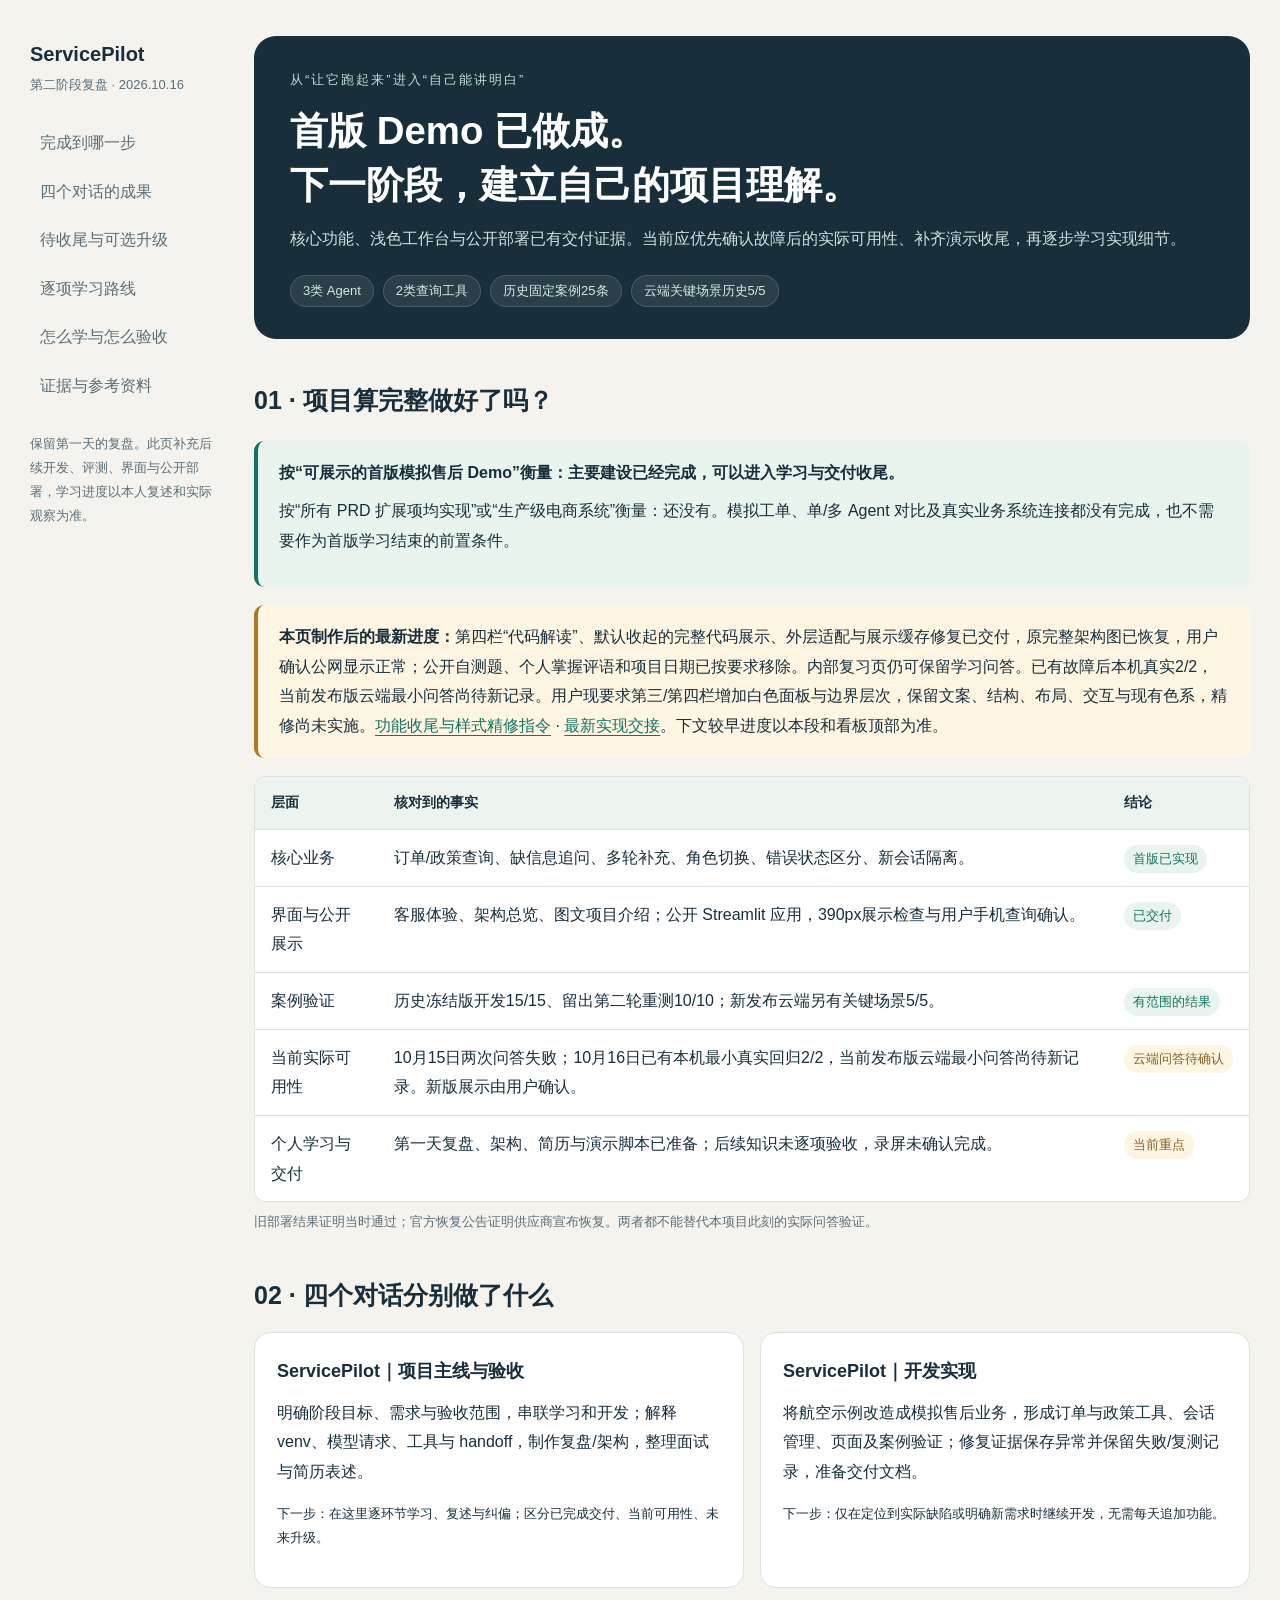
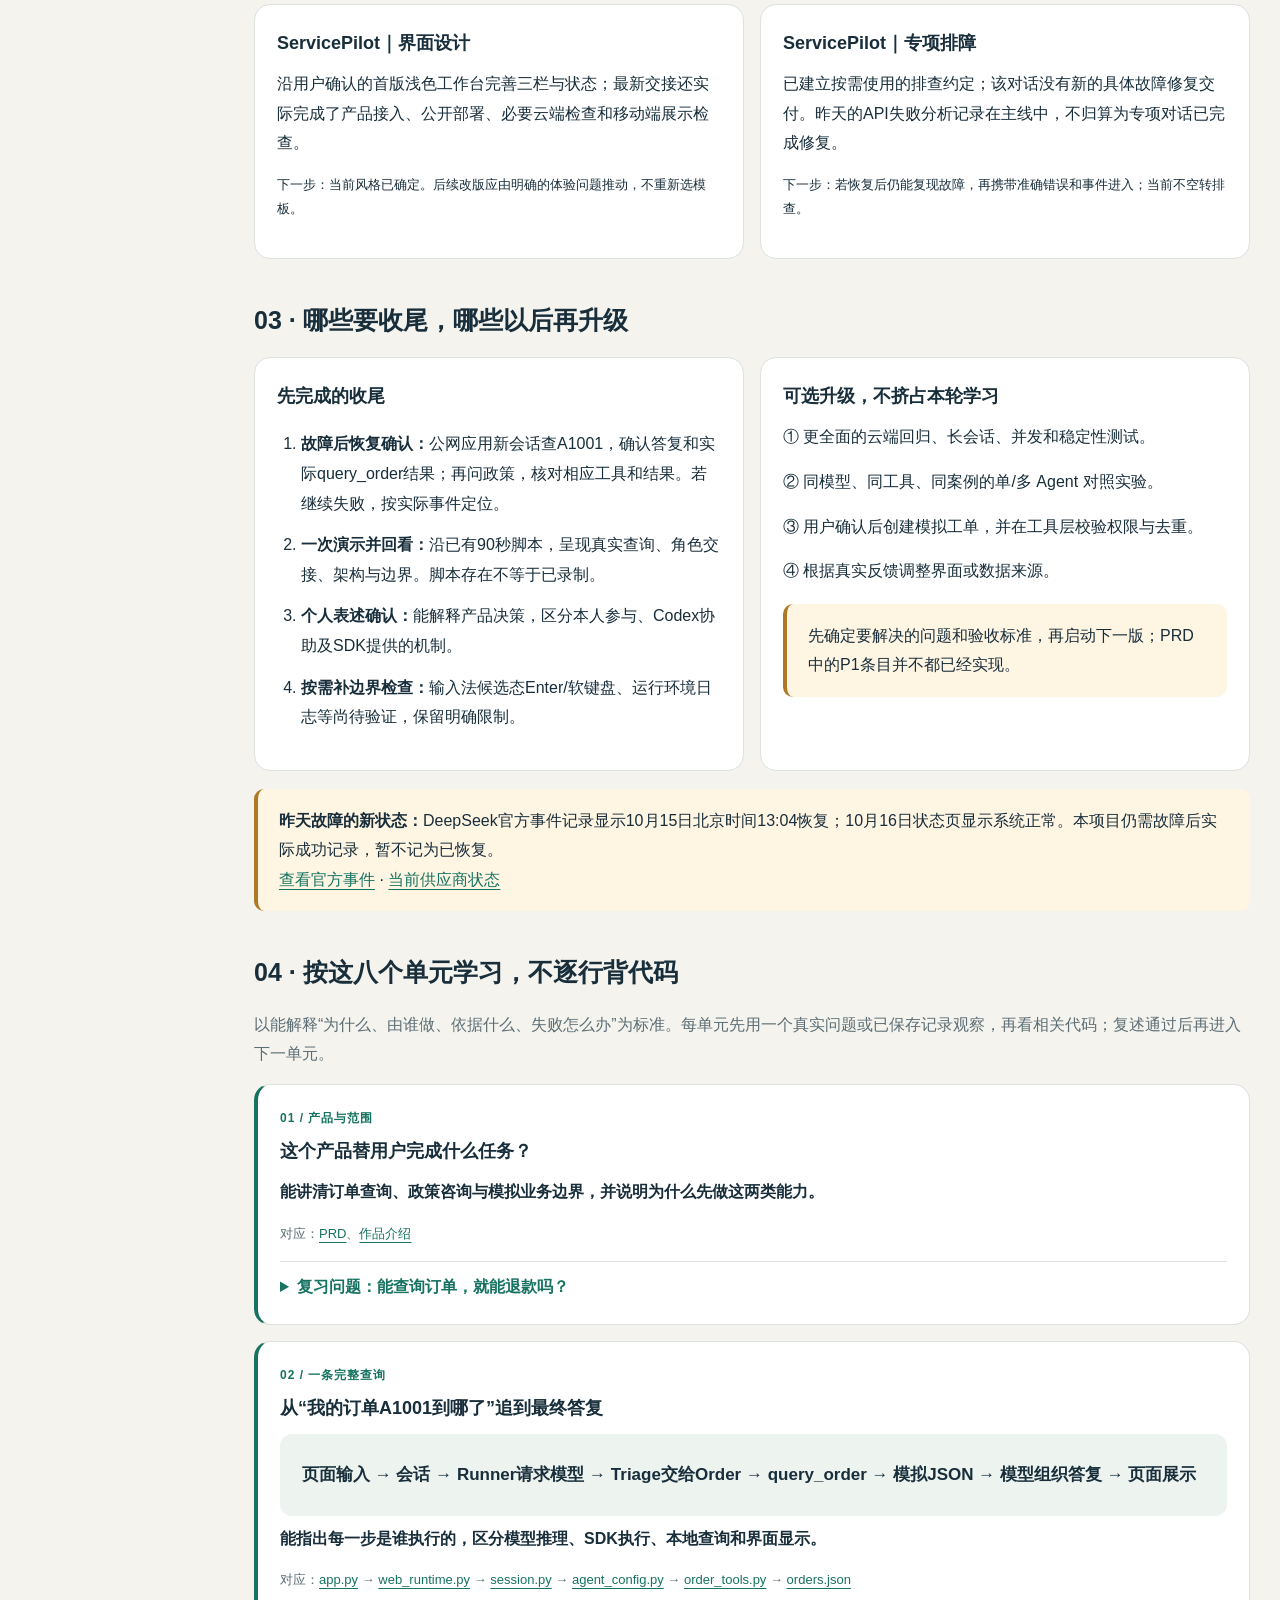
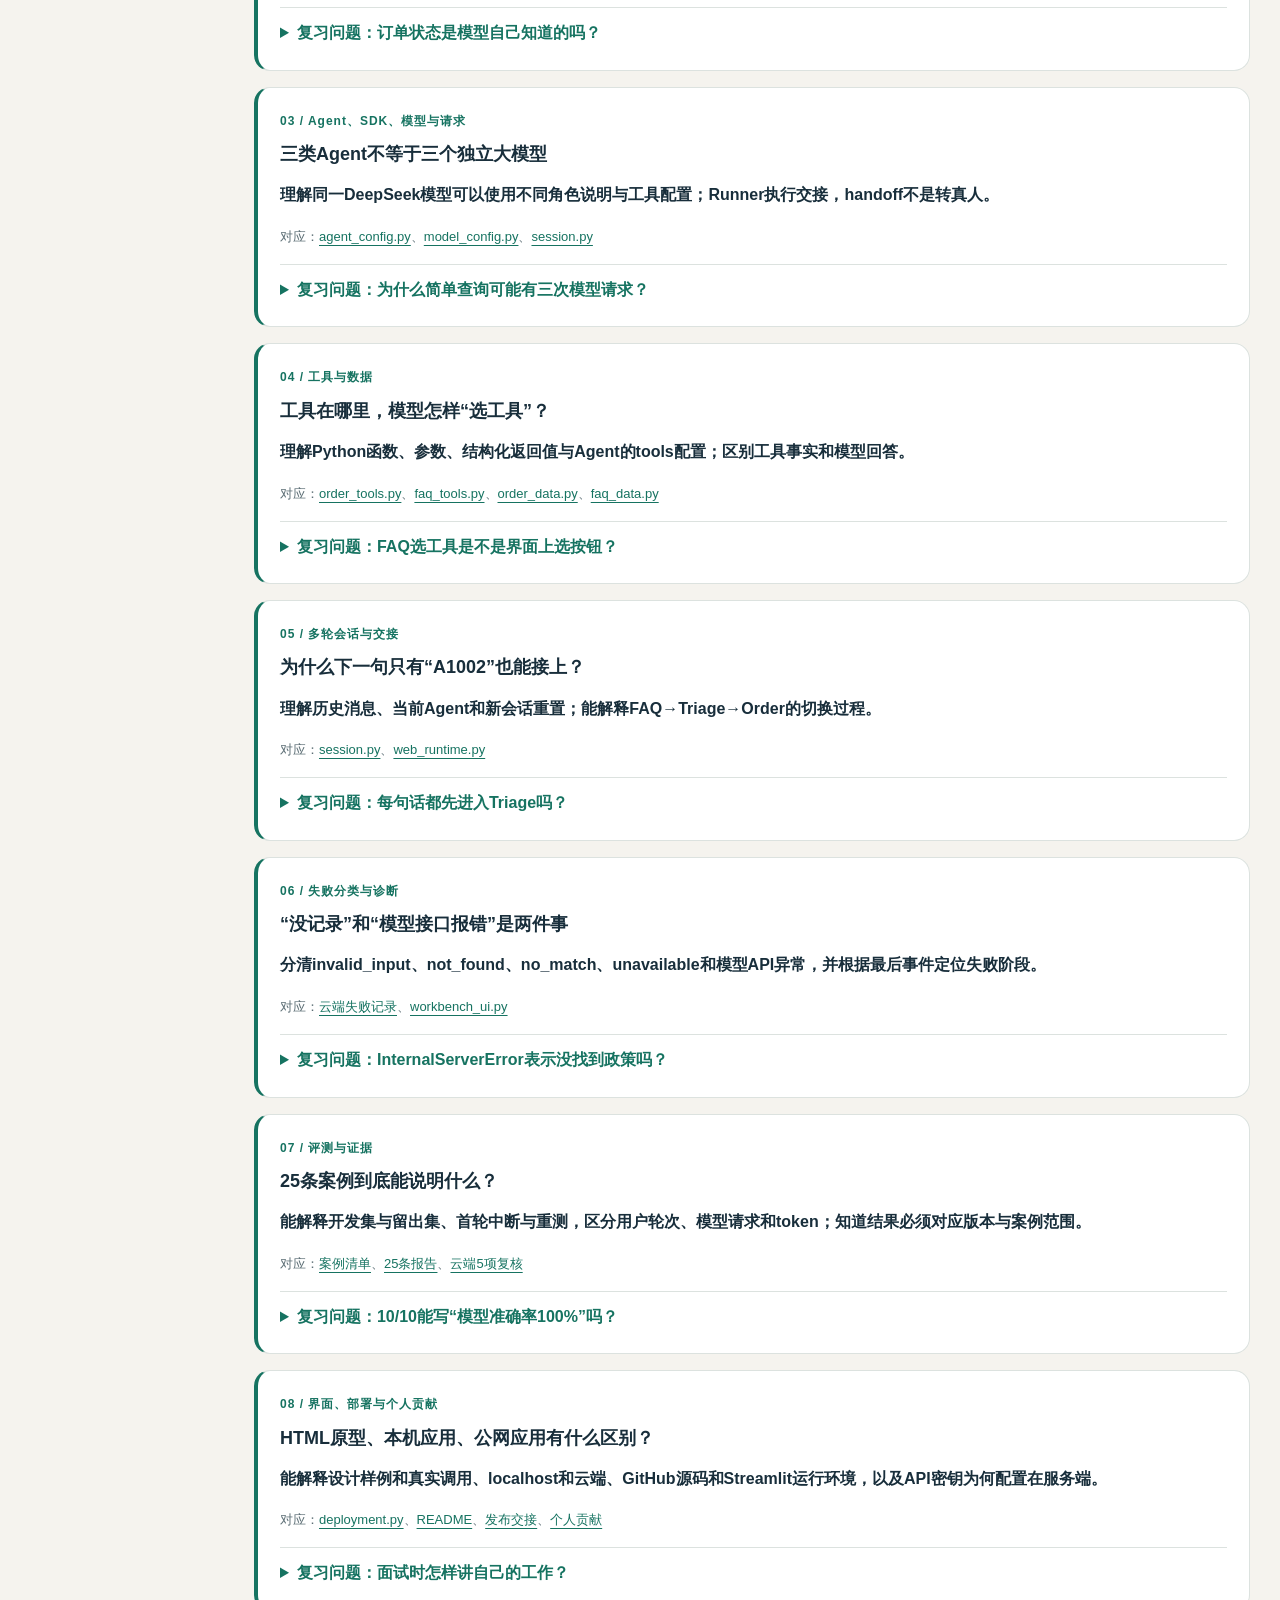
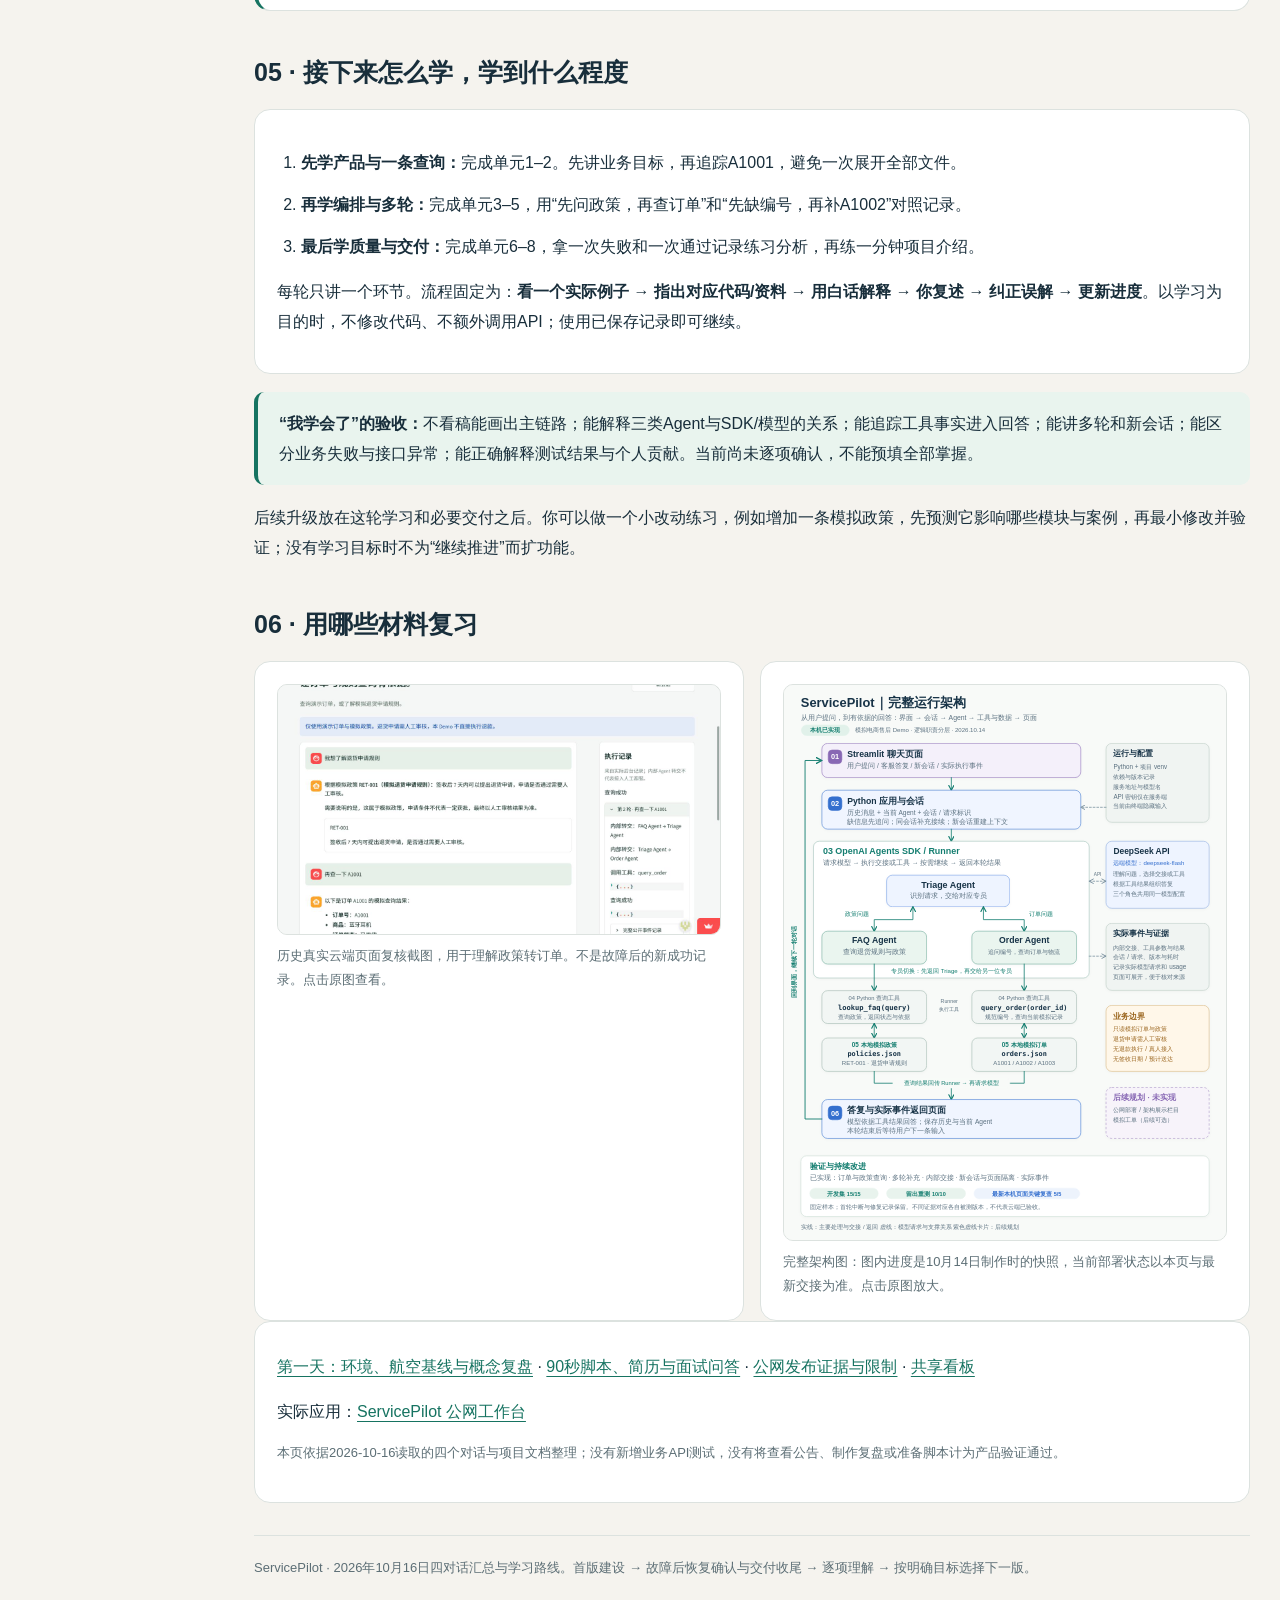
<file: ServicePilot/reviews/2026-10-16-四对话汇总与学习路线.html>
<!doctype html>
<html lang="zh-CN">
<head>
<meta charset="utf-8">
<meta name="viewport" content="width=device-width,initial-scale=1">
<title>ServicePilot · 四个对话汇总与下一阶段学习</title>
<style>
:root{--paper:#f5f3ee;--white:#fff;--ink:#182e3b;--muted:#5c6e75;--line:#dce2df;--green:#167361;--light:#e9f4ee;--sand:#fff5e3}
*{box-sizing:border-box}html{scroll-behavior:smooth;scroll-padding-top:24px}body{margin:0;background:var(--paper);color:var(--ink);font:16px/1.85 "Microsoft YaHei","PingFang SC",sans-serif}a{color:var(--green);text-underline-offset:4px}a:focus-visible,summary:focus-visible{outline:3px solid #52a896;outline-offset:4px}.shell{max-width:1320px;margin:auto;padding:36px 30px 70px;display:grid;grid-template-columns:190px minmax(0,1fr);gap:34px}.side{position:sticky;top:28px;align-self:start}.brand{font-size:20px;font-weight:800}.muted{color:var(--muted)}.small{font-size:13px}.side nav{display:grid;gap:5px;margin:24px 0}.side nav a{padding:7px 10px;text-decoration:none;color:var(--muted);border-radius:7px}.side nav a:hover{background:var(--light);color:var(--green)}.hero{background:var(--ink);color:white;padding:32px 36px;border-radius:22px}.hero h1{font-size:clamp(28px,3vw,40px);line-height:1.4;margin:12px 0}.hero p{color:#d1e1e0;margin:8px 0}.eyebrow{font-size:13px;color:#bce0d4;letter-spacing:2px}.tags{display:flex;flex-wrap:wrap;gap:9px;margin-top:22px}.tag{font-size:13px;background:#ffffff15;color:#d1eddf;border:1px solid #ffffff25;border-radius:20px;padding:3px 12px}section{margin-top:38px}h2{font-size:25px;margin:0 0 14px}h3{font-size:18px;margin:0 0 9px}p{margin:8px 0 15px}.card{background:var(--white);border:1px solid var(--line);border-radius:16px;padding:22px;margin-bottom:16px}.grid{display:grid;grid-template-columns:1fr 1fr;gap:16px}.grid .card{margin:0}.callout{background:var(--light);border-left:4px solid var(--green);padding:17px 21px;border-radius:10px;margin:18px 0}.warn{background:var(--sand);border-color:#ad7925}.table-wrap{overflow-x:auto;border:1px solid var(--line);border-radius:12px}table{width:100%;border-collapse:collapse;background:white;min-width:590px}th,td{text-align:left;vertical-align:top;padding:13px 16px;border-bottom:1px solid var(--line)}th{background:#edf3ef;font-size:14px}tr:last-child td{border:0}.pill{display:inline-block;padding:2px 9px;border-radius:20px;background:var(--light);color:var(--green);font-size:13px;white-space:nowrap}.pending{background:var(--sand);color:#875f22}.flow{padding:22px;background:#edf3ef;border-radius:12px;font-size:17px;font-weight:600;line-height:2.2;overflow-wrap:anywhere}.lesson{border-left:4px solid var(--green)}.lesson .index{font-size:12px;color:var(--green);letter-spacing:1px;font-weight:700}.lesson h3{margin-top:6px}.goal{font-weight:600}details{border-top:1px solid var(--line);margin-top:13px;padding-top:10px}summary{cursor:pointer;color:var(--green);font-weight:600}details p{padding:8px 0 0}.files{font-size:13px;color:var(--muted);overflow-wrap:anywhere}.steps{padding-left:24px}.steps li{margin-bottom:12px}figure{margin:0}figure img{display:block;width:100%;height:auto;border:1px solid var(--line);border-radius:10px}figcaption{font-size:13px;color:var(--muted);margin-top:9px}.portrait{max-height:560px;object-fit:contain;object-position:top;background:#f6f9f6}.source{overflow-wrap:anywhere}footer{border-top:1px solid var(--line);padding-top:20px;margin-top:32px;color:var(--muted);font-size:13px}
@media(max-width:820px){.shell{display:block;padding:20px 16px 45px}.side{position:static}.side nav{display:flex;flex-wrap:wrap;gap:2px;margin:12px 0 20px}.side nav a{font-size:13px;padding:5px 8px}.side .small{display:none}.hero{padding:24px}.grid{grid-template-columns:1fr}.card{padding:18px}h2{font-size:23px}body{font-size:15px}}
@media print{body{background:white;font-size:11pt}.shell{display:block;padding:0}.side{display:none}.hero{background:white;color:var(--ink);border:1px solid var(--line)}.hero p,.eyebrow{color:var(--ink)}.tags{display:none}.grid{display:block}.card{break-inside:avoid}.grid .card{margin-bottom:14px}section{margin-top:24px}details{display:block}.table-wrap{overflow:visible}table{min-width:0}figure{break-inside:avoid}a{color:var(--ink)}}
</style>
</head>
<body>
<div class="shell">
<aside class="side"><div class="brand">ServicePilot</div><div class="muted small">第二阶段复盘 · 2026.10.16</div><nav aria-label="复盘目录"><a href="#verdict">完成到哪一步</a><a href="#threads">四个对话的成果</a><a href="#close">待收尾与可选升级</a><a href="#learning">逐项学习路线</a><a href="#practice">怎么学与怎么验收</a><a href="#evidence">证据与参考资料</a></nav><p class="small muted">保留第一天的复盘。此页补充后续开发、评测、界面与公开部署，学习进度以本人复述和实际观察为准。</p></aside>
<main>
<header class="hero"><div class="eyebrow">从“让它跑起来”进入“自己能讲明白”</div><h1>首版 Demo 已做成。<br>下一阶段，建立自己的项目理解。</h1><p>核心功能、浅色工作台与公开部署已有交付证据。当前应优先确认故障后的实际可用性、补齐演示收尾，再逐步学习实现细节。</p><div class="tags"><span class="tag">3类 Agent</span><span class="tag">2类查询工具</span><span class="tag">历史固定案例25条</span><span class="tag">云端关键场景历史5/5</span></div></header>

<section id="verdict"><h2>01 · 项目算完整做好了吗？</h2><div class="callout"><strong>按“可展示的首版模拟售后 Demo”衡量：主要建设已经完成，可以进入学习与交付收尾。</strong><p>按“所有 PRD 扩展项均实现”或“生产级电商系统”衡量：还没有。模拟工单、单/多 Agent 对比及真实业务系统连接都没有完成，也不需要作为首版学习结束的前置条件。</p></div>
<div class="callout warn"><strong>本页制作后的最新进度：</strong>第四栏“代码解读”、默认收起的完整代码展示、外层适配与展示缓存修复已交付，原完整架构图已恢复，用户确认公网显示正常；公开自测题、个人掌握评语和项目日期已按要求移除。内部复习页仍可保留学习问答。已有故障后本机真实2/2，当前发布版云端最小问答尚待新记录。用户现要求第三/第四栏增加白色面板与边界层次，保留文案、结构、布局、交互与现有色系，精修尚未实施。<a href="../docs/2026-10-16-第三四栏面板层次与功能收尾.md">功能收尾与样式精修指令</a> · <a href="../docs/2026-10-16-展示缓存修复与架构图恢复.md">最新实现交接</a>。下文较早进度以本段和看板顶部为准。</div>
<div class="table-wrap"><table><thead><tr><th>层面</th><th>核对到的事实</th><th>结论</th></tr></thead><tbody>
<tr><td>核心业务</td><td>订单/政策查询、缺信息追问、多轮补充、角色切换、错误状态区分、新会话隔离。</td><td><span class="pill">首版已实现</span></td></tr>
<tr><td>界面与公开展示</td><td>客服体验、架构总览、图文项目介绍；公开 Streamlit 应用，390px展示检查与用户手机查询确认。</td><td><span class="pill">已交付</span></td></tr>
<tr><td>案例验证</td><td>历史冻结版开发15/15、留出第二轮重测10/10；新发布云端另有关键场景5/5。</td><td><span class="pill">有范围的结果</span></td></tr>
<tr><td>当前实际可用性</td><td>10月15日两次问答失败；10月16日已有本机最小真实回归2/2，当前发布版云端最小问答尚待新记录。新版展示由用户确认。</td><td><span class="pill pending">云端问答待确认</span></td></tr>
<tr><td>个人学习与交付</td><td>第一天复盘、架构、简历与演示脚本已准备；后续知识未逐项验收，录屏未确认完成。</td><td><span class="pill pending">当前重点</span></td></tr>
</tbody></table></div>
<p class="small muted">旧部署结果证明当时通过；官方恢复公告证明供应商宣布恢复。两者都不能替代本项目此刻的实际问答验证。</p></section>

<section id="threads"><h2>02 · 四个对话分别做了什么</h2><div class="grid">
<article class="card"><h3>ServicePilot｜项目主线与验收</h3><p>明确阶段目标、需求与验收范围，串联学习和开发；解释 venv、模型请求、工具与 handoff，制作复盘/架构，整理面试与简历表述。</p><p class="small">下一步：在这里逐环节学习、复述与纠偏；区分已完成交付、当前可用性、未来升级。</p></article>
<article class="card"><h3>ServicePilot｜开发实现</h3><p>将航空示例改造成模拟售后业务，形成订单与政策工具、会话管理、页面及案例验证；修复证据保存异常并保留失败/复测记录，准备交付文档。</p><p class="small">下一步：仅在定位到实际缺陷或明确新需求时继续开发，无需每天追加功能。</p></article>
<article class="card"><h3>ServicePilot｜界面设计</h3><p>沿用户确认的首版浅色工作台完善三栏与状态；最新交接还实际完成了产品接入、公开部署、必要云端检查和移动端展示检查。</p><p class="small">下一步：当前风格已确定。后续改版应由明确的体验问题推动，不重新选模板。</p></article>
<article class="card"><h3>ServicePilot｜专项排障</h3><p>已建立按需使用的排查约定；该对话没有新的具体故障修复交付。昨天的API失败分析记录在主线中，不归算为专项对话已完成修复。</p><p class="small">下一步：若恢复后仍能复现故障，再携带准确错误和事件进入；当前不空转排查。</p></article>
</div></section>

<section id="close"><h2>03 · 哪些要收尾，哪些以后再升级</h2><div class="grid"><article class="card"><h3>先完成的收尾</h3><ol class="steps"><li><strong>故障后恢复确认：</strong>公网应用新会话查A1001，确认答复和实际query_order结果；再问政策，核对相应工具和结果。若继续失败，按实际事件定位。</li><li><strong>一次演示并回看：</strong>沿已有90秒脚本，呈现真实查询、角色交接、架构与边界。脚本存在不等于已录制。</li><li><strong>个人表述确认：</strong>能解释产品决策，区分本人参与、Codex协助及SDK提供的机制。</li><li><strong>按需补边界检查：</strong>输入法候选态Enter/软键盘、运行环境日志等尚待验证，保留明确限制。</li></ol></article><article class="card"><h3>可选升级，不挤占本轮学习</h3><p>① 更全面的云端回归、长会话、并发和稳定性测试。</p><p>② 同模型、同工具、同案例的单/多 Agent 对照实验。</p><p>③ 用户确认后创建模拟工单，并在工具层校验权限与去重。</p><p>④ 根据真实反馈调整界面或数据来源。</p><div class="callout warn">先确定要解决的问题和验收标准，再启动下一版；PRD中的P1条目并不都已经实现。</div></article></div>
<div class="callout warn"><strong>昨天故障的新状态：</strong>DeepSeek官方事件记录显示10月15日北京时间13:04恢复；10月16日状态页显示系统正常。本项目仍需故障后实际成功记录，暂不记为已恢复。<br><a href="https://status.deepseek.com/incidents/7116348214287" target="_blank" rel="noopener">查看官方事件</a> · <a href="https://status.deepseek.com/" target="_blank" rel="noopener">当前供应商状态</a></div></section>

<section id="learning"><h2>04 · 按这八个单元学习，不逐行背代码</h2><p class="muted">以能解释“为什么、由谁做、依据什么、失败怎么办”为标准。每单元先用一个真实问题或已保存记录观察，再看相关代码；复述通过后再进入下一单元。</p>
<article class="card lesson"><div class="index">01 / 产品与范围</div><h3>这个产品替用户完成什么任务？</h3><p class="goal">能讲清订单查询、政策咨询与模拟业务边界，并说明为什么先做这两类能力。</p><p class="files">对应：<a href="../docs/PRD.md">PRD</a>、<a href="../docs/作品介绍.md">作品介绍</a></p><details><summary>复习问题：能查询订单，就能退款吗？</summary><p>不能。当前工具提供查询事实，没有退款执行、工单创建或接通人工的能力。“需人工审核”是规则和权限说明，不代表系统已提交审核。</p></details></article>
<article class="card lesson"><div class="index">02 / 一条完整查询</div><h3>从“我的订单A1001到哪了”追到最终答复</h3><div class="flow">页面输入 → 会话 → Runner请求模型 → Triage交给Order → query_order → 模拟JSON → 模型组织答复 → 页面展示</div><p class="goal">能指出每一步是谁执行的，区分模型推理、SDK执行、本地查询和界面显示。</p><p class="files">对应：<a href="../app.py">app.py</a> → <a href="../servicepilot/web_runtime.py">web_runtime.py</a> → <a href="../servicepilot/session.py">session.py</a> → <a href="../servicepilot/agent_config.py">agent_config.py</a> → <a href="../servicepilot/order_tools.py">order_tools.py</a> → <a href="../data/orders.json">orders.json</a></p><details><summary>复习问题：订单状态是模型自己知道的吗？</summary><p>业务事实来自本次工具查询。模型依据工具结果组织语言；没有到货日期就不能推算。页面也不自行生成订单事实。</p></details></article>
<article class="card lesson"><div class="index">03 / Agent、SDK、模型与请求</div><h3>三类Agent不等于三个独立大模型</h3><p class="goal">理解同一DeepSeek模型可以使用不同角色说明与工具配置；Runner执行交接，handoff不是转真人。</p><p class="files">对应：<a href="../servicepilot/agent_config.py">agent_config.py</a>、<a href="../servicepilot/model_config.py">model_config.py</a>、<a href="../servicepilot/session.py">session.py</a></p><details><summary>复习问题：为什么简单查询可能有三次模型请求？</summary><p>常见路径为：①Triage判断并提出交给Order；②Order提出query_order调用；③Order拿到工具结果后生成答复。本地执行函数和SDK执行交接本身不各算一次模型请求。实际次数看运行记录，不能按图中经过几个方框固定计数。</p></details></article>
<article class="card lesson"><div class="index">04 / 工具与数据</div><h3>工具在哪里，模型怎样“选工具”？</h3><p class="goal">理解Python函数、参数、结构化返回值与Agent的tools配置；区别工具事实和模型回答。</p><p class="files">对应：<a href="../servicepilot/order_tools.py">order_tools.py</a>、<a href="../servicepilot/faq_tools.py">faq_tools.py</a>、<a href="../servicepilot/order_data.py">order_data.py</a>、<a href="../servicepilot/faq_data.py">faq_data.py</a></p><details><summary>复习问题：FAQ选工具是不是界面上选按钮？</summary><p>不是。程序把可用工具及参数说明提供给模型，模型输出工具调用请求，Runner执行相应Python函数。用户页面的示例按钮只负责填入问题。</p></details></article>
<article class="card lesson"><div class="index">05 / 多轮会话与交接</div><h3>为什么下一句只有“A1002”也能接上？</h3><p class="goal">理解历史消息、当前Agent和新会话重置；能解释FAQ→Triage→Order的切换过程。</p><p class="files">对应：<a href="../servicepilot/session.py">session.py</a>、<a href="../servicepilot/web_runtime.py">web_runtime.py</a></p><details><summary>复习问题：每句话都先进入Triage吗？</summary><p>新会话从Triage开始。同一会话后续从上一轮最后的Agent继续，并携带历史。任务变化时按已配置的handoff路径转交，不是按固定源码行号随意跳转。</p></details></article>
<article class="card lesson"><div class="index">06 / 失败分类与诊断</div><h3>“没记录”和“模型接口报错”是两件事</h3><p class="goal">分清invalid_input、not_found、no_match、unavailable和模型API异常，并根据最后事件定位失败阶段。</p><p class="files">对应：<a href="../docs/2026-10-15-云端请求失败观察.md">云端失败记录</a>、<a href="../servicepilot/workbench_ui.py">workbench_ui.py</a></p><details><summary>复习问题：InternalServerError表示没找到政策吗？</summary><p>不是。它表示调用接口时出现5xx服务端错误，尚未拿到可用的最终答复；业务“政策未收录”则是工具正常返回no_match。未知原因不能直接归为密钥错误。</p></details></article>
<article class="card lesson"><div class="index">07 / 评测与证据</div><h3>25条案例到底能说明什么？</h3><p class="goal">能解释开发集与留出集、首轮中断与重测，区分用户轮次、模型请求和token；知道结果必须对应版本与案例范围。</p><p class="files">对应：<a href="../evaluations/cases-v1.json">案例清单</a>、<a href="../docs/2026-10-14-25条评测报告.md">25条报告</a>、<a href="../artifacts/workbench/cloud/final-review.json">云端5项复核</a></p><details><summary>复习问题：10/10能写“模型准确率100%”吗？</summary><p>不能。这里是公开划分的小样本、第二轮重测结果；首轮因保存异常中断，且并非外部盲评。也没有证据证明多Agent优于单Agent。历史本地25条和当前云端5项不能互相替代。</p></details></article>
<article class="card lesson"><div class="index">08 / 界面、部署与个人贡献</div><h3>HTML原型、本机应用、公网应用有什么区别？</h3><p class="goal">能解释设计样例和真实调用、localhost和云端、GitHub源码和Streamlit运行环境，以及API密钥为何配置在服务端。</p><p class="files">对应：<a href="../servicepilot/deployment.py">deployment.py</a>、<a href="../README.md">README</a>、<a href="../docs/2026-10-15-公网发布验证与最终交接.md">发布交接</a>、<a href="../docs/个人贡献说明.md">个人贡献</a></p><details><summary>复习问题：面试时怎样讲自己的工作？</summary><p>按真实参与讲需求审阅、范围和验收确认、界面反馈、运行配合及学习过程；实现、验证和文档由Codex协助，Runner等机制由官方SDK提供。可逐步补充自己确实能解释和独立操作的部分，不把未验证经历写进简历。</p></details></article>
</section>

<section id="practice"><h2>05 · 接下来怎么学，学到什么程度</h2><div class="card"><ol class="steps"><li><strong>先学产品与一条查询：</strong>完成单元1–2。先讲业务目标，再追踪A1001，避免一次展开全部文件。</li><li><strong>再学编排与多轮：</strong>完成单元3–5，用“先问政策，再查订单”和“先缺编号，再补A1002”对照记录。</li><li><strong>最后学质量与交付：</strong>完成单元6–8，拿一次失败和一次通过记录练习分析，再练一分钟项目介绍。</li></ol><p>每轮只讲一个环节。流程固定为：<strong>看一个实际例子 → 指出对应代码/资料 → 用白话解释 → 你复述 → 纠正误解 → 更新进度</strong>。以学习为目的时，不修改代码、不额外调用API；使用已保存记录即可继续。</p></div><div class="callout"><strong>“我学会了”的验收：</strong>不看稿能画出主链路；能解释三类Agent与SDK/模型的关系；能追踪工具事实进入回答；能讲多轮和新会话；能区分业务失败与接口异常；能正确解释测试结果与个人贡献。当前尚未逐项确认，不能预填全部掌握。</div><p>后续升级放在这轮学习和必要交付之后。你可以做一个小改动练习，例如增加一条模拟政策，先预测它影响哪些模块与案例，再最小修改并验证；没有学习目标时不为“继续推进”而扩功能。</p></section>

<section id="evidence"><h2>06 · 用哪些材料复习</h2><div class="grid"><figure class="card"><a href="../artifacts/workbench/cloud/02-policy-to-order.png"><img src="../artifacts/workbench/cloud/02-policy-to-order.png" alt="10月15日历史云端政策转订单的真实答复和事件" class="portrait"></a><figcaption>历史真实云端页面复核截图，用于理解政策转订单。不是故障后的新成功记录。点击原图查看。</figcaption></figure><figure class="card"><a href="../assets/architecture/servicepilot-system-2026-10-14.svg"><img src="../assets/architecture/servicepilot-system-2026-10-14.svg" alt="ServicePilot完整项目架构图，制作于10月14日" class="portrait"></a><figcaption>完整架构图：图内进度是10月14日制作时的快照，当前部署状态以本页与最新交接为准。点击原图放大。</figcaption></figure></div>
<div class="card source"><p><a href="2026-10-11-项目复盘.html">第一天：环境、航空基线与概念复盘</a> · <a href="../docs/2026-10-15-面试展示与简历接续.md">90秒脚本、简历与面试问答</a> · <a href="../docs/2026-10-15-公网发布验证与最终交接.md">公网发布证据与限制</a> · <a href="../docs/任务看板.md">共享看板</a></p><p>实际应用：<a href="https://servicepilot-c74sbjqk5s8ppt6tbmwltm.streamlit.app/" target="_blank" rel="noopener">ServicePilot 公网工作台</a></p><p class="small muted">本页依据2026-10-16读取的四个对话与项目文档整理；没有新增业务API测试，没有将查看公告、制作复盘或准备脚本计为产品验证通过。</p></div></section>
<footer>ServicePilot · 2026年10月16日四对话汇总与学习路线。首版建设 → 故障后恢复确认与交付收尾 → 逐项理解 → 按明确目标选择下一版。</footer>
</main></div>
</body>
</html>
</file>
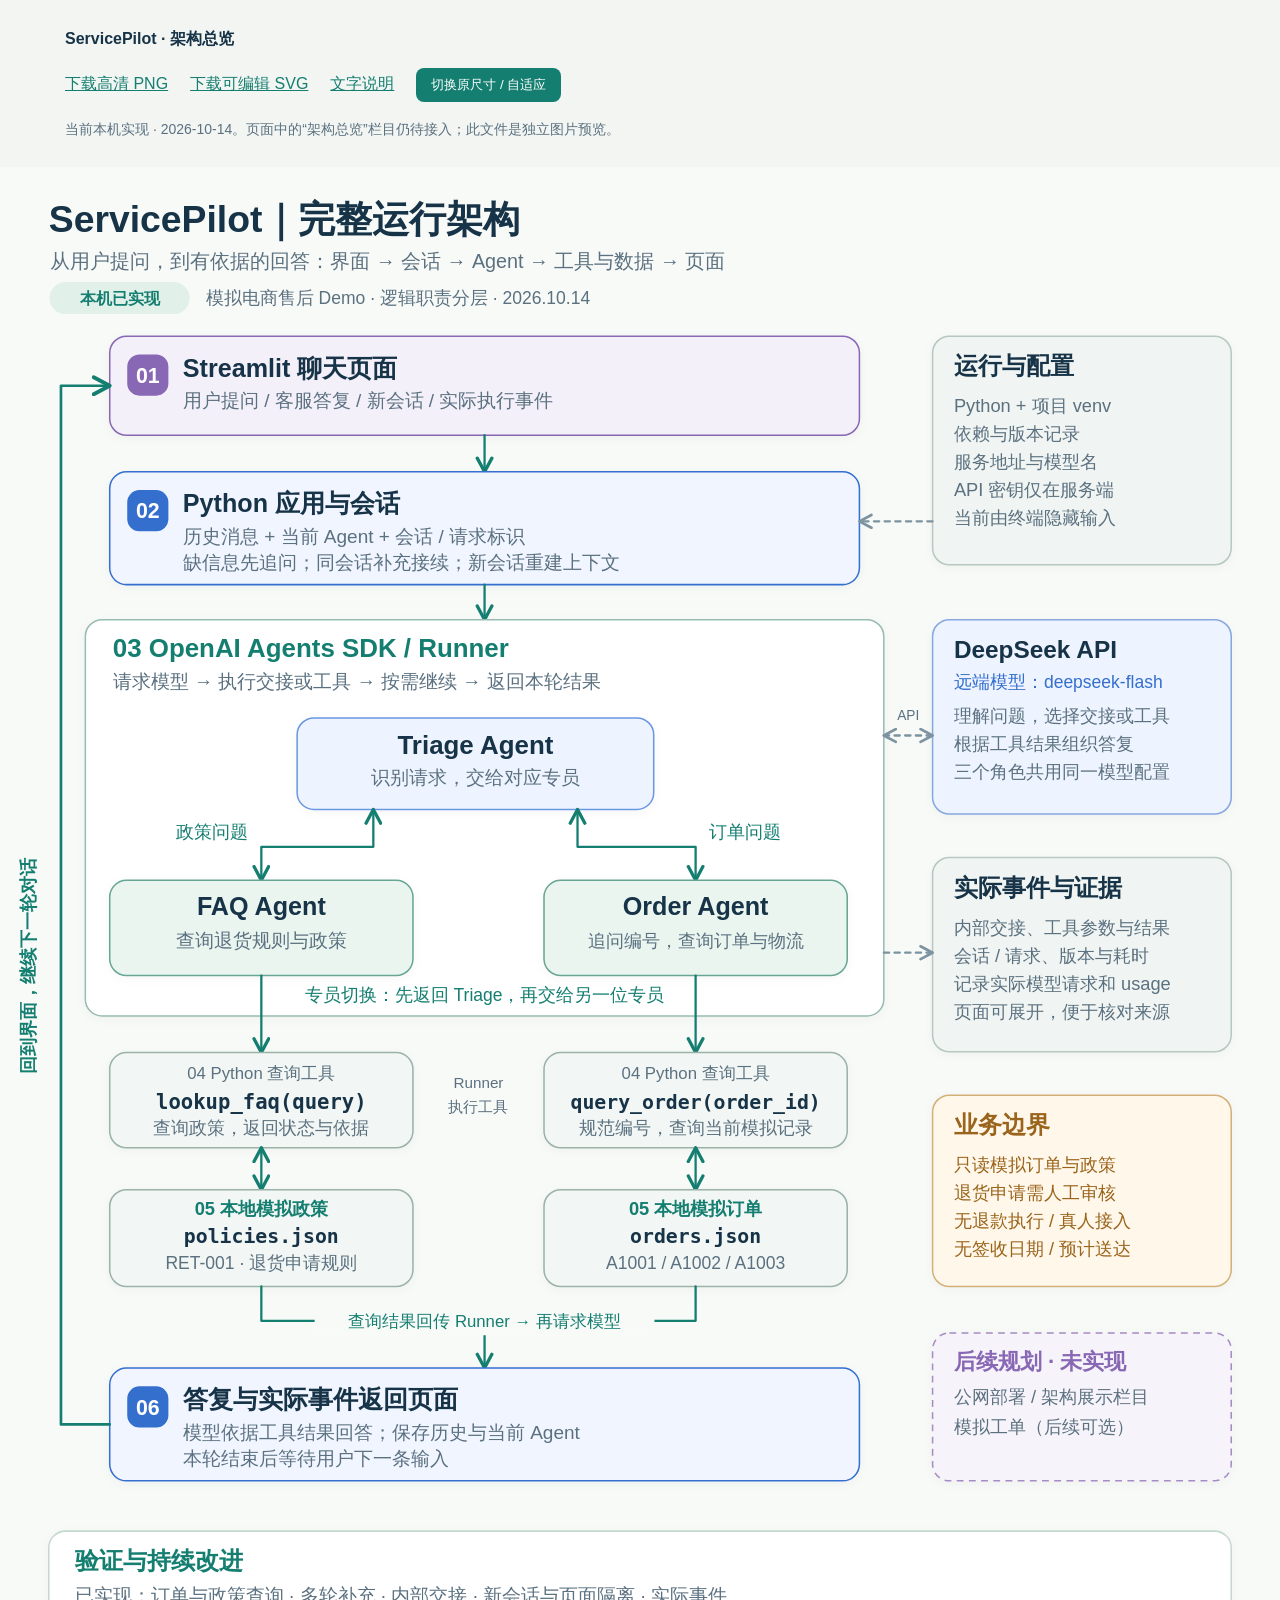
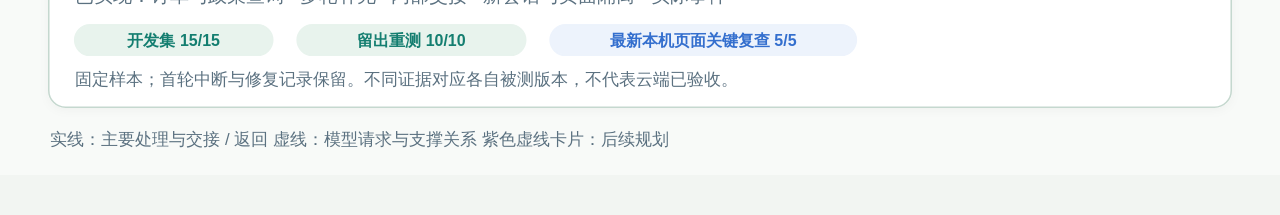
<file: ServicePilot/assets/architecture/servicepilot-system-2026-10-14.html>
<!doctype html><html lang="zh-CN"><meta charset="utf-8"><meta name="viewport" content="width=device-width,initial-scale=1"><title>ServicePilot · 架构总览</title>
<style>body{margin:0;background:#f2f5f2;color:#173347;font:16px/1.7 'Microsoft YaHei',sans-serif}header{max-width:1150px;margin:25px auto;padding:0 20px}a{color:#147e70;margin-right:22px}figure{margin:0 auto 40px;max-width:1280px}figure img{width:100%;height:auto;display:block}.tip{color:#5b7180;font-size:14px}button{background:#147e70;color:white;border:0;border-radius:8px;padding:8px 15px;cursor:pointer}body.zoom figure{max-width:none;width:1680px}@media print{header{display:none}figure{max-width:100%}}</style>
<header><strong>ServicePilot · 架构总览</strong><p><a href="servicepilot-system-2026-10-14.png" download>下载高清 PNG</a><a href="servicepilot-system-2026-10-14.svg" download>下载可编辑 SVG</a><a href="../../docs/2026-10-14-ServicePilot完整架构说明.md">文字说明</a><button onclick="document.body.classList.toggle('zoom')">切换原尺寸 / 自适应</button></p><p class="tip">当前本机实现 · 2026-10-14。页面中的“架构总览”栏目仍待接入；此文件是独立图片预览。</p></header><figure><img src="servicepilot-system-2026-10-14.svg" alt="ServicePilot 完整运行架构，详细文字见架构说明"></figure></html>
</file>
<file: ServicePilot/assets/design/light-workbench-handoff/about-content.css>
.about-story .about-lead{max-width:850px;color:var(--muted);font-size:17px;line-height:1.8;margin-top:15px}
.about-story .about-overview{margin:30px 0 38px;gap:32px}
.about-block{padding:38px 0;border-top:1px solid var(--line)}
.about-block-heading{margin-bottom:22px;max-width:880px}
.about-index{display:block;font-size:13px;letter-spacing:.8px;color:var(--green);margin-bottom:9px}
.about-block-heading h2{font-size:23px;line-height:1.5}
.about-block-heading p{font-size:14px;color:var(--muted);line-height:1.8;margin-top:12px}
.about-scenarios{display:grid;grid-template-columns:repeat(3,minmax(0,1fr));gap:18px}
.about-scenario{background:white;border:1px solid var(--line);border-radius:12px;padding:22px;min-width:0}
.about-scenario-type{font-size:13px;color:var(--green)}
.about-scenario h3{font-size:17px;line-height:1.6;margin:12px 0 13px;font-weight:600}
.about-scenario p{font-size:14px;line-height:1.8;color:var(--muted)}
.about-evidence-grid{display:grid;grid-template-columns:repeat(2,minmax(0,1fr));gap:22px}
.about-evidence{margin:0;min-width:0;border:1px solid var(--line);border-radius:12px;background:white;overflow:hidden}
.about-evidence>a{display:block;padding:12px;background:#edf2ef}
.about-evidence img{display:block;width:100%;height:auto;aspect-ratio:919/956;object-fit:contain;background:white}
.about-evidence figcaption{padding:20px}
.about-evidence figcaption strong{font-size:17px;line-height:1.5;font-weight:600}
.about-evidence figcaption p{font-size:14px;line-height:1.8;color:var(--muted);margin:11px 0}
.about-evidence figcaption>span{font-size:13px;color:var(--muted)}
.about-process{list-style:none;padding:0;display:grid;grid-template-columns:repeat(4,minmax(0,1fr));gap:18px;margin:0 0 20px}
.about-process li{padding:18px 0 18px 18px;border-left:2px solid var(--line);min-width:0}
.about-process li>span{color:var(--green);font:14px/1.6 Consolas,monospace;display:block;margin-bottom:9px}
.about-process strong{font-size:16px;font-weight:600;display:block;margin-bottom:9px}
.about-process p{font-size:14px;line-height:1.8;color:var(--muted)}
.about-inline-link{display:inline-block;font-size:14px;padding:6px 0}
.about-validation{display:grid;grid-template-columns:repeat(3,minmax(0,1fr));gap:20px;margin-bottom:18px}
.about-validation>div{padding:22px;background:var(--soft);border-radius:10px;min-width:0}
.about-validation>div>span{display:block;font-size:14px;color:var(--green)}
.about-validation strong{display:block;color:var(--ink);font:600 38px/1.5 'Microsoft YaHei','Segoe UI',sans-serif;margin:7px 0}
.about-validation strong>span{font-size:21px;font-weight:400;color:var(--muted)}
.about-validation p{font-size:14px;line-height:1.8;color:var(--muted)}
.about-lessons{margin-top:25px}
.about-lessons details{border-bottom:1px solid var(--line);padding:13px 0}
.about-lessons summary{min-height:44px;padding:10px 0;font-size:15px;color:var(--ink)}
.about-lessons details p{color:var(--muted);font-size:14px;line-height:1.9;padding:3px 0 15px;max-width:920px}
.about-journey{list-style:none;padding:0;display:grid;grid-template-columns:repeat(3,minmax(0,1fr));gap:25px;margin:0 0 30px}
.about-journey li{border-top:2px solid var(--line);padding-top:15px;min-width:0}
.about-journey time{display:block;font:14px/1.6 Consolas,monospace;color:var(--green);margin-bottom:8px}
.about-journey strong{display:block;font-size:17px;font-weight:600;margin-bottom:10px}
.about-journey p{font-size:14px;line-height:1.8;color:var(--muted)}
.about-contribution{display:grid;grid-template-columns:repeat(2,minmax(0,1fr));gap:30px;padding-top:26px;border-top:1px solid var(--line)}
.about-contribution h3{font-size:17px;font-weight:600;margin-bottom:10px}
.about-contribution p{font-size:14px;line-height:1.9;color:var(--muted)}
.about-boundary{margin-top:25px;background:var(--soft);border-radius:10px;padding:19px 22px}
.about-boundary strong{font-size:15px;font-weight:600}
.about-boundary p{font-size:14px;line-height:1.9;color:var(--muted);margin-top:7px}
.about-story p,.about-story strong,.about-story h3{overflow-wrap:anywhere}
@media(max-width:959px){.about-scenarios{grid-template-columns:1fr}.about-process{grid-template-columns:repeat(2,minmax(0,1fr))}.about-evidence-grid{gap:16px}.about-evidence figcaption{padding:16px}}
@media(max-width:600px){.about-story .about-lead{font-size:16px}.about-story .about-overview{margin:26px 0 30px;gap:23px}.about-block{padding:29px 0}.about-block-heading h2{font-size:21px}.about-scenario{padding:18px}.about-evidence-grid,.about-validation,.about-journey,.about-contribution{grid-template-columns:1fr}.about-evidence>a{padding:7px}.about-process{gap:13px}.about-process li{padding-left:12px}.about-validation{gap:13px}.about-validation>div{padding:17px 19px}.about-validation strong{font-size:33px;margin:3px 0}.about-journey{gap:20px}.about-contribution{gap:21px}.about-boundary{padding:17px}.about-block-heading{margin-bottom:18px}}
@media(max-width:359px){.about-process{grid-template-columns:1fr}}
</file>
